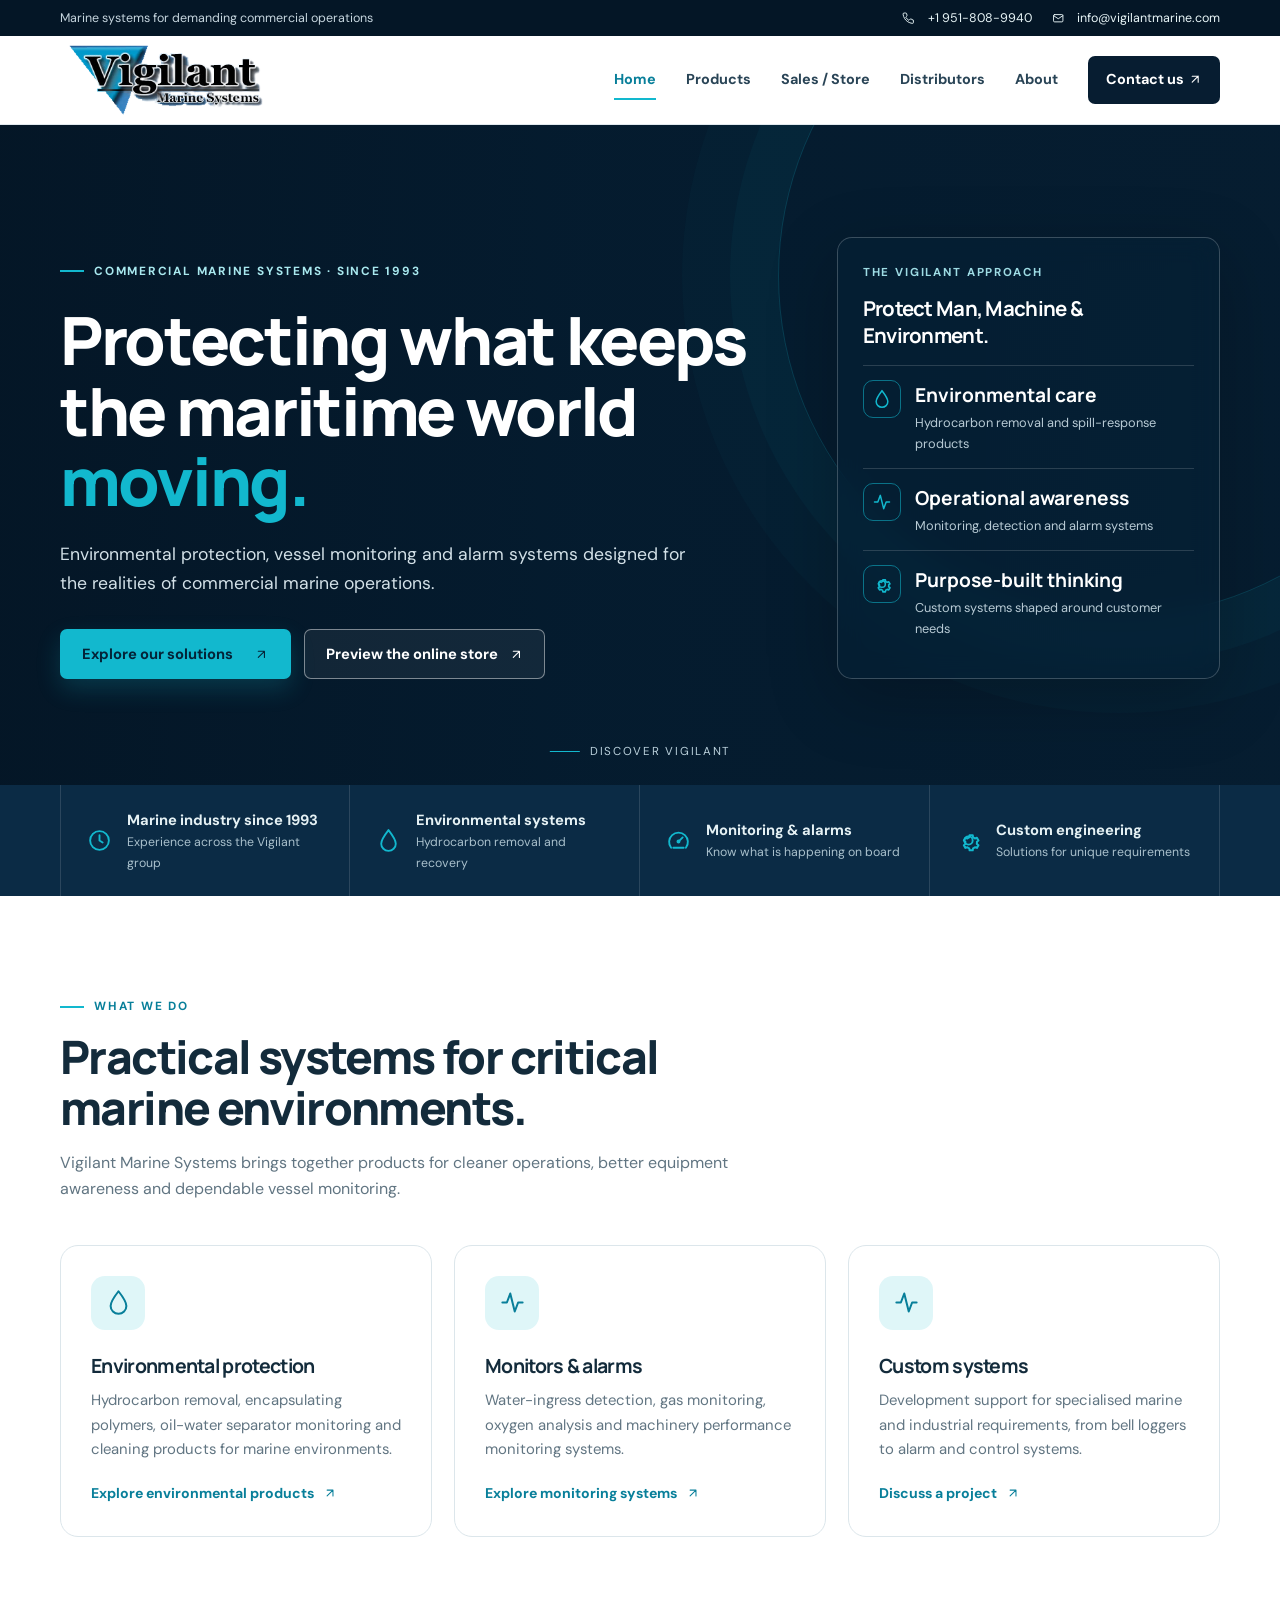
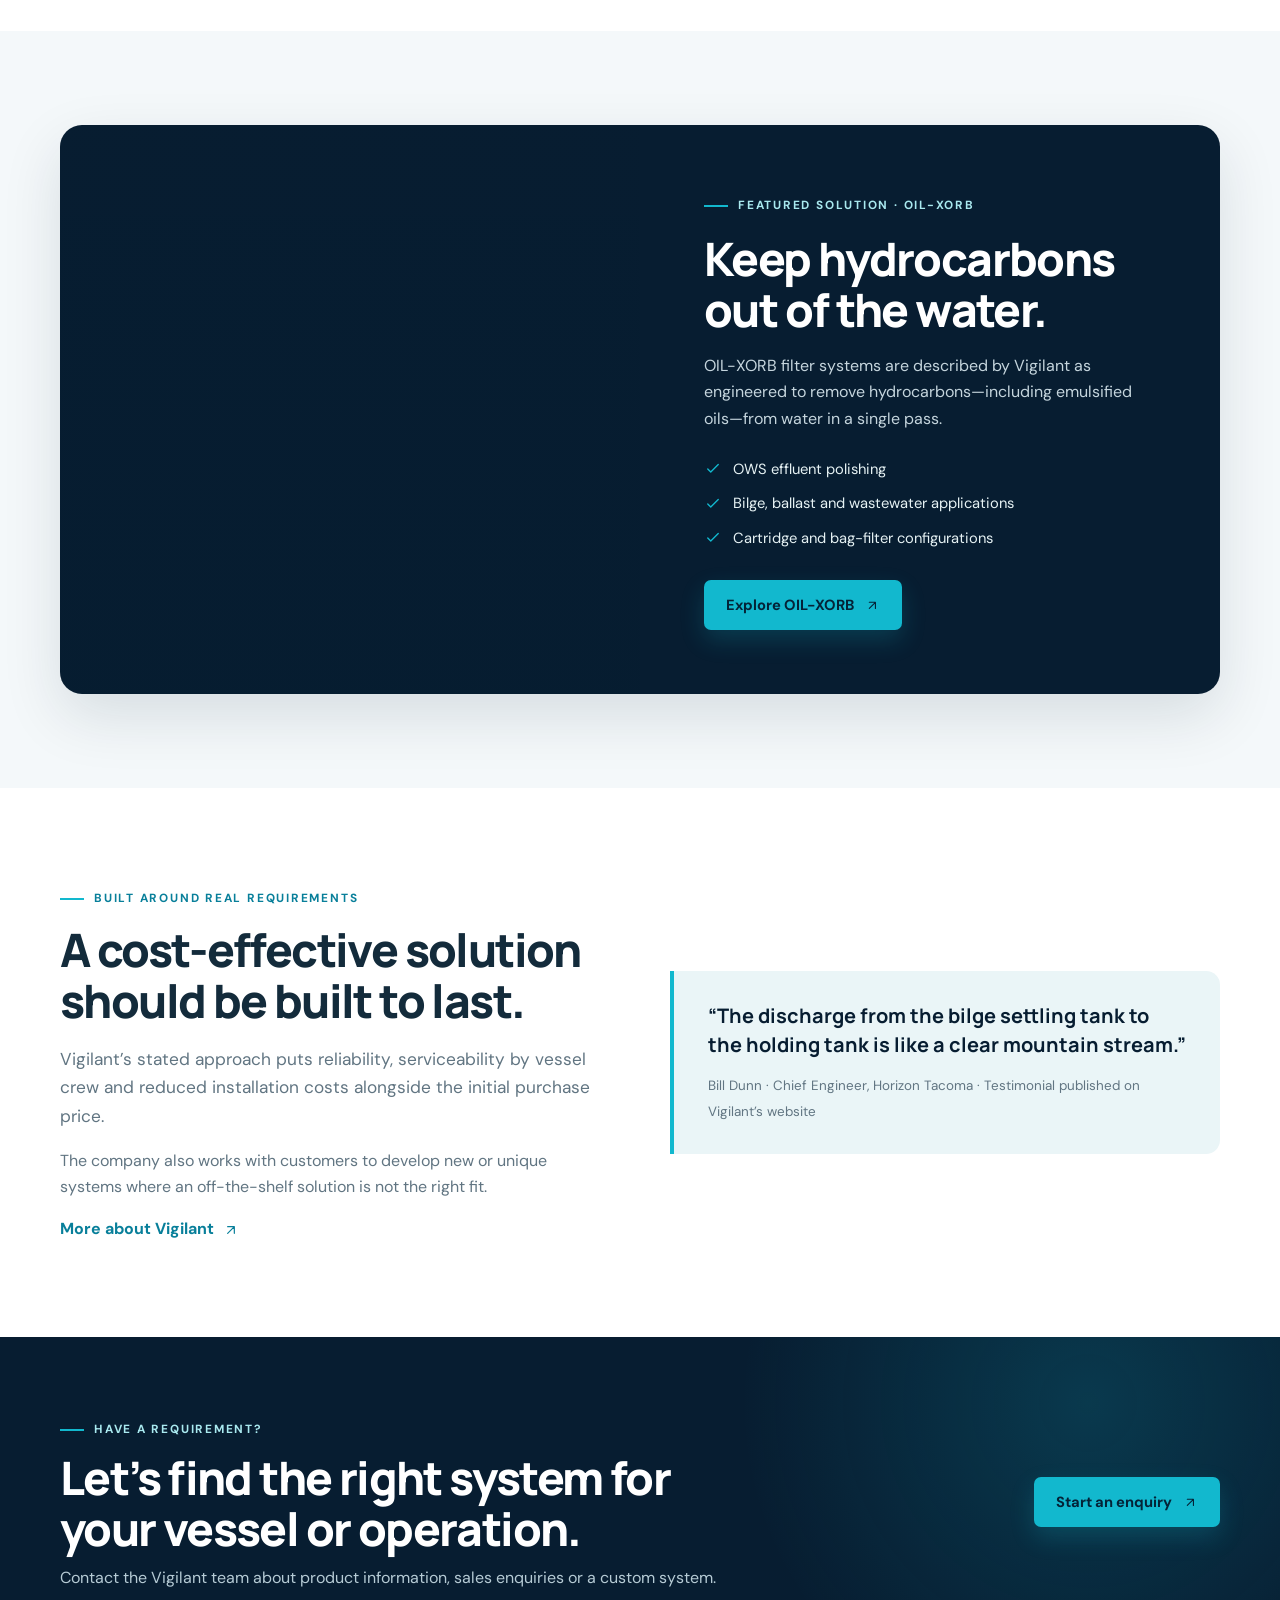
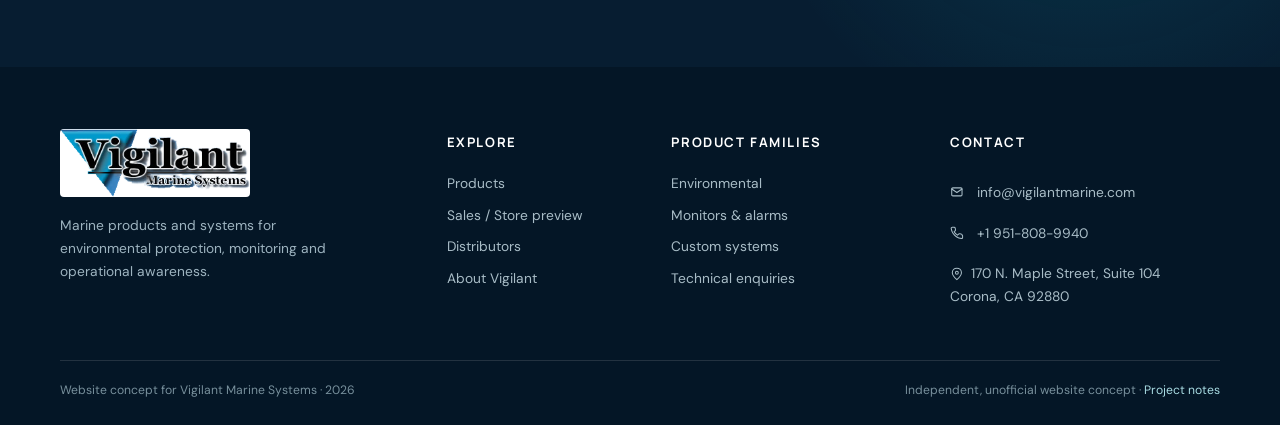
<file: index.html>
<!doctype html>
<html lang="en">
<head>
<meta charset="utf-8"/><meta content="width=device-width, initial-scale=1" name="viewport"/>
<meta content="A concept website redesign for Vigilant Marine Systems, highlighting environmental protection, vessel monitoring and marine engineering solutions." name="description"/>
<title>Vigilant Marine Systems | Protect Man, Machine &amp; Environment</title>
<link href="assets/img/favicon.svg" rel="icon" type="image/svg+xml"/><link href="assets/css/styles.css" rel="stylesheet"/>
</head>
<body>
<svg xmlns="http://www.w3.org/2000/svg" class="svg-sprite" aria-hidden="true" focusable="false">
<symbol id="menu" viewBox="0 0 24 24" fill="none" stroke="currentColor" stroke-width="1.8" stroke-linecap="round" stroke-linejoin="round"><path d="M4 7h16M4 12h16M4 17h16"/></symbol>
<symbol id="close" viewBox="0 0 24 24" fill="none" stroke="currentColor" stroke-width="1.8" stroke-linecap="round" stroke-linejoin="round"><path d="m18 6-12 12M6 6l12 12"/></symbol>
<symbol id="arrow-up-right" viewBox="0 0 24 24" fill="none" stroke="currentColor" stroke-width="1.8" stroke-linecap="round" stroke-linejoin="round"><path d="M7 17 17 7M7 7h10v10"/></symbol>
<symbol id="arrow-right" viewBox="0 0 24 24" fill="none" stroke="currentColor" stroke-width="1.8" stroke-linecap="round" stroke-linejoin="round"><path d="M4 12h15M13 6l6 6-6 6"/></symbol>
<symbol id="phone" viewBox="0 0 24 24" fill="none" stroke="currentColor" stroke-width="1.8" stroke-linecap="round" stroke-linejoin="round"><path d="M22 16.9v3a2 2 0 0 1-2.2 2 19.8 19.8 0 0 1-8.6-3.1 19.4 19.4 0 0 1-6-6A19.8 19.8 0 0 1 2.1 4.2 2 2 0 0 1 4.1 2h3a2 2 0 0 1 2 1.7l.5 2.8a2 2 0 0 1-.6 1.8L7.2 10a16 16 0 0 0 6 6l1.7-1.8a2 2 0 0 1 1.8-.6l2.8.5a2 2 0 0 1 1.7 1.8Z"/></symbol>
<symbol id="mail" viewBox="0 0 24 24" fill="none" stroke="currentColor" stroke-width="1.8" stroke-linecap="round" stroke-linejoin="round"><rect x="3" y="5" width="18" height="14" rx="2"/><path d="m3 7 9 6 9-6"/></symbol>
<symbol id="map-pin" viewBox="0 0 24 24" fill="none" stroke="currentColor" stroke-width="1.8" stroke-linecap="round" stroke-linejoin="round"><path d="M20 10c0 5-8 12-8 12S4 15 4 10a8 8 0 1 1 16 0Z"/><circle cx="12" cy="10" r="2.5"/></symbol>
<symbol id="clock" viewBox="0 0 24 24" fill="none" stroke="currentColor" stroke-width="1.8" stroke-linecap="round" stroke-linejoin="round"><circle cx="12" cy="12" r="9"/><path d="M12 7v5l3 2"/></symbol>
<symbol id="droplet" viewBox="0 0 24 24" fill="none" stroke="currentColor" stroke-width="1.8" stroke-linecap="round" stroke-linejoin="round"><path d="M12 22a7 7 0 0 0 7-7c0-4-7-13-7-13S5 11 5 15a7 7 0 0 0 7 7Z"/></symbol>
<symbol id="activity" viewBox="0 0 24 24" fill="none" stroke="currentColor" stroke-width="1.8" stroke-linecap="round" stroke-linejoin="round"><path d="M3 12h4l3-8 4 16 3-8h4"/></symbol>
<symbol id="settings" viewBox="0 0 24 24" fill="none" stroke="currentColor" stroke-width="1.8" stroke-linecap="round" stroke-linejoin="round"><path d="M12 8a4 4 0 1 0 0 8 4 4 0 0 0 0-8Z"/><path d="m19.4 15 .1.1 1.4 1.1-1.4 2.4-1.7-.6a8 8 0 0 1-1.7 1l-.3 1.8h-2.8l-.3-1.8a8 8 0 0 1-1.7-1l-1.7.6-1.4-2.4 1.4-1.1a8 8 0 0 1 0-2l-1.4-1.1 1.4-2.4 1.7.6a8 8 0 0 1 1.7-1l.3-1.8h2.8l.3 1.8a8 8 0 0 1 1.7 1l1.7-.6 1.4 2.4-1.4 1.1a8 8 0 0 1 0 2Z" transform="translate(-1 -1) scale(1.08)"/></symbol>
<symbol id="filter" viewBox="0 0 24 24" fill="none" stroke="currentColor" stroke-width="1.8" stroke-linecap="round" stroke-linejoin="round"><path d="M4 5h16M7 12h10m-7 7h4"/><circle cx="8" cy="5" r="1.5"/><circle cx="15" cy="12" r="1.5"/><circle cx="12" cy="19" r="1.5"/></symbol>
<symbol id="shield-check" viewBox="0 0 24 24" fill="none" stroke="currentColor" stroke-width="1.8" stroke-linecap="round" stroke-linejoin="round"><path d="M12 22s8-4 8-11V5l-8-3-8 3v6c0 7 8 11 8 11Z"/><path d="m9 12 2 2 4-4"/></symbol>
<symbol id="wrench" viewBox="0 0 24 24" fill="none" stroke="currentColor" stroke-width="1.8" stroke-linecap="round" stroke-linejoin="round"><path d="M14.7 6.3a5 5 0 0 0-6.4 6.4L3 18l3 3 5.3-5.3a5 5 0 0 0 6.4-6.4L14 12l-3-3Z"/><path d="m16 8 3-3"/></symbol>
<symbol id="compass" viewBox="0 0 24 24" fill="none" stroke="currentColor" stroke-width="1.8" stroke-linecap="round" stroke-linejoin="round"><circle cx="12" cy="12" r="9"/><path d="m15.5 8.5-2.2 4.8-4.8 2.2 2.2-4.8 4.8-2.2Z"/></symbol>
<symbol id="waves" viewBox="0 0 24 24" fill="none" stroke="currentColor" stroke-width="1.8" stroke-linecap="round" stroke-linejoin="round"><path d="M2 8c2.5 0 2.5-2 5-2s2.5 2 5 2 2.5-2 5-2 2.5 2 5 2M2 13c2.5 0 2.5-2 5-2s2.5 2 5 2 2.5-2 5-2 2.5 2 5 2M2 18c2.5 0 2.5-2 5-2s2.5 2 5 2 2.5-2 5-2 2.5 2 5 2"/></symbol>
<symbol id="leaf" viewBox="0 0 24 24" fill="none" stroke="currentColor" stroke-width="1.8" stroke-linecap="round" stroke-linejoin="round"><path d="M20 4c-8 0-14 3-14 10a6 6 0 0 0 6 6c7 0 10-6 8-16Z"/><path d="M4 21c3-5 7-8 13-11"/></symbol>
<symbol id="gauge" viewBox="0 0 24 24" fill="none" stroke="currentColor" stroke-width="1.8" stroke-linecap="round" stroke-linejoin="round"><path d="M4.9 19a9 9 0 1 1 14.2 0"/><path d="m12 13 4-4M7 19h10"/><circle cx="12" cy="13" r="1"/></symbol>
<symbol id="clipboard-list" viewBox="0 0 24 24" fill="none" stroke="currentColor" stroke-width="1.8" stroke-linecap="round" stroke-linejoin="round"><rect x="5" y="4" width="14" height="17" rx="2"/><path d="M9 4.5h6a1 1 0 0 0-1-1h-4a1 1 0 0 0-1 1ZM8 10h8M8 14h8M8 18h5"/></symbol>
<symbol id="sparkles" viewBox="0 0 24 24" fill="none" stroke="currentColor" stroke-width="1.8" stroke-linecap="round" stroke-linejoin="round"><path d="m12 3 1.4 5.6L19 10l-5.6 1.4L12 17l-1.4-5.6L5 10l5.6-1.4L12 3Z"/><path d="m19 15 .7 2.3L22 18l-2.3.7L19 21l-.7-2.3L16 18l2.3-.7L19 15ZM5 2l.6 1.8L7.5 4.5l-1.9.7L5 7l-.6-1.8-1.9-.7 1.9-.7L5 2Z"/></symbol>
<symbol id="spray-can" viewBox="0 0 24 24" fill="none" stroke="currentColor" stroke-width="1.8" stroke-linecap="round" stroke-linejoin="round"><path d="M7 7h10l1 14H6L7 7Z"/><path d="M9 7V4h6v3M10 4V2h4v2M17 10h3l2 2"/><path d="M10 12h4"/></symbol>
<symbol id="flask-conical" viewBox="0 0 24 24" fill="none" stroke="currentColor" stroke-width="1.8" stroke-linecap="round" stroke-linejoin="round"><path d="M9 3h6M10 3v6l-5.5 9.2A2 2 0 0 0 6.2 21h11.6a2 2 0 0 0 1.7-2.8L14 9V3"/><path d="M8 15h8"/></symbol>
<symbol id="crosshair" viewBox="0 0 24 24" fill="none" stroke="currentColor" stroke-width="1.8" stroke-linecap="round" stroke-linejoin="round"><circle cx="12" cy="12" r="8"/><circle cx="12" cy="12" r="2"/><path d="M12 2v3M12 19v3M2 12h3M19 12h3"/></symbol>
<symbol id="bell" viewBox="0 0 24 24" fill="none" stroke="currentColor" stroke-width="1.8" stroke-linecap="round" stroke-linejoin="round"><path d="M18 8a6 6 0 0 0-12 0c0 7-3 7-3 9h18c0-2-3-2-3-9M10 21h4"/></symbol>
<symbol id="thermometer" viewBox="0 0 24 24" fill="none" stroke="currentColor" stroke-width="1.8" stroke-linecap="round" stroke-linejoin="round"><path d="M14 14.8V5a3 3 0 0 0-6 0v9.8a5 5 0 1 0 6 0Z"/><path d="M11 11v7"/></symbol>
<symbol id="wind" viewBox="0 0 24 24" fill="none" stroke="currentColor" stroke-width="1.8" stroke-linecap="round" stroke-linejoin="round"><path d="M3 8h12a3 3 0 1 0-3-3M2 12h17a2 2 0 1 1-2 2M4 16h7a3 3 0 1 1-3 3"/></symbol>
<symbol id="users" viewBox="0 0 24 24" fill="none" stroke="currentColor" stroke-width="1.8" stroke-linecap="round" stroke-linejoin="round"><path d="M16 21v-2a4 4 0 0 0-4-4H8a4 4 0 0 0-4 4v2M10 11a4 4 0 1 0 0-8 4 4 0 0 0 0 8ZM20 21v-2a4 4 0 0 0-3-3.9M16 3.1a4 4 0 0 1 0 7.8"/></symbol>
<symbol id="search" viewBox="0 0 24 24" fill="none" stroke="currentColor" stroke-width="1.8" stroke-linecap="round" stroke-linejoin="round"><circle cx="10.8" cy="10.8" r="6.8"/><path d="m16 16 5 5"/></symbol>
<symbol id="shopping-bag" viewBox="0 0 24 24" fill="none" stroke="currentColor" stroke-width="1.8" stroke-linecap="round" stroke-linejoin="round"><path d="M5 8h14l1 13H4L5 8Z"/><path d="M9 8V6a3 3 0 0 1 6 0v2"/></symbol>
<symbol id="plus" viewBox="0 0 24 24" fill="none" stroke="currentColor" stroke-width="1.8" stroke-linecap="round" stroke-linejoin="round"><path d="M12 5v14M5 12h14"/></symbol>
<symbol id="check" viewBox="0 0 24 24" fill="none" stroke="currentColor" stroke-width="1.8" stroke-linecap="round" stroke-linejoin="round"><path d="m5 12 4 4L19 6"/></symbol>
<symbol id="info" viewBox="0 0 24 24" fill="none" stroke="currentColor" stroke-width="1.8" stroke-linecap="round" stroke-linejoin="round"><circle cx="12" cy="12" r="9"/><path d="M12 11v5M12 8h.01"/></symbol>
<symbol id="package" viewBox="0 0 24 24" fill="none" stroke="currentColor" stroke-width="1.8" stroke-linecap="round" stroke-linejoin="round"><path d="m12 3 9 5-9 5-9-5 9-5Z"/><path d="M3 8v9l9 5 9-5V8M12 13v9"/></symbol>
<symbol id="home" viewBox="0 0 24 24" fill="none" stroke="currentColor" stroke-width="1.8" stroke-linecap="round" stroke-linejoin="round"><path d="m3 10 9-7 9 7v10a1 1 0 0 1-1 1h-6v-7h-4v7H4a1 1 0 0 1-1-1V10Z"/></symbol>
</svg>

<div class="topline"><div class="container topline-inner"><div class="topline-left">Marine systems for demanding commercial operations</div><div class="topline-right"><a href="tel:+19518089940"><svg aria-hidden="true" class="icon icon-inline" focusable="false" viewBox="0 0 24 24"><use href="#phone"></use></svg>+1 951-808-9940</a><a href="mailto:info@vigilantmarine.com"><svg aria-hidden="true" class="icon icon-inline" focusable="false" viewBox="0 0 24 24"><use href="#mail"></use></svg>info@vigilantmarine.com</a></div></div></div>
<header class="site-header"><div class="container navbar"><a aria-label="Vigilant Marine Systems home" class="brand" href="index.html"><img alt="Vigilant Marine Systems" src="assets/img/vigilant-logo.png"/></a><button aria-expanded="false" aria-label="Open navigation" class="menu-toggle" type="button"><svg aria-hidden="true" class="icon icon-menu" focusable="false" viewBox="0 0 24 24"><use href="#menu"></use></svg></button><nav aria-label="Main navigation" class="nav-links"><a class="active" href="index.html">Home</a><a href="products.html">Products</a><a href="sales.html">Sales / Store</a><a href="distributors.html">Distributors</a><a href="about.html">About</a><a class="nav-cta" href="contact.html">Contact us <svg aria-hidden="true" class="icon icon-cta-arrow" focusable="false" viewBox="0 0 24 24"><use href="#arrow-up-right"></use></svg></a></nav></div></header>
<main>
<section class="hero"><div class="container hero-inner"><div class="hero-copy"><span class="eyebrow">Commercial marine systems · Since 1993</span><h1>Protecting what keeps the maritime world <span>moving.</span></h1><p>Environmental protection, vessel monitoring and alarm systems designed for the realities of commercial marine operations.</p><div class="hero-actions"><a class="btn btn-primary" href="products.html">Explore our solutions <span></span><svg aria-hidden="true" class="icon icon-cta-arrow" focusable="false" viewBox="0 0 24 24"><use href="#arrow-up-right"></use></svg></a><a class="btn btn-outline" href="sales.html">Preview the online store<svg aria-hidden="true" class="icon icon-cta-arrow" focusable="false" viewBox="0 0 24 24"><use href="#arrow-up-right"></use></svg></a></div></div><aside class="hero-panel"><div class="hero-panel-label">The Vigilant approach</div><h3>Protect Man, Machine &amp; Environment.</h3><div class="hero-panel-row"><div class="hero-mark"><svg aria-hidden="true" class="icon icon-feature" focusable="false" viewBox="0 0 24 24"><use href="#droplet"></use></svg></div><div><strong>Environmental care</strong><span>Hydrocarbon removal and spill-response products</span></div></div><div class="hero-panel-row"><div class="hero-mark"><svg aria-hidden="true" class="icon icon-feature" focusable="false" viewBox="0 0 24 24"><use href="#activity"></use></svg></div><div><strong>Operational awareness</strong><span>Monitoring, detection and alarm systems</span></div></div><div class="hero-panel-row"><div class="hero-mark"><svg aria-hidden="true" class="icon icon-feature" focusable="false" viewBox="0 0 24 24"><use href="#settings"></use></svg></div><div><strong>Purpose-built thinking</strong><span>Custom systems shaped around customer needs</span></div></div></aside></div><div class="hero-scroll">Discover Vigilant</div></section>
<section class="proof-ribbon"><div class="container proof-grid"><div class="proof-item"><div class="proof-icon"><svg aria-hidden="true" class="icon icon-proof" focusable="false" viewBox="0 0 24 24"><use href="#clock"></use></svg></div><div><strong>Marine industry since 1993</strong><span>Experience across the Vigilant group</span></div></div><div class="proof-item"><div class="proof-icon"><svg aria-hidden="true" class="icon icon-proof" focusable="false" viewBox="0 0 24 24"><use href="#droplet"></use></svg></div><div><strong>Environmental systems</strong><span>Hydrocarbon removal and recovery</span></div></div><div class="proof-item"><div class="proof-icon"><svg aria-hidden="true" class="icon icon-proof" focusable="false" viewBox="0 0 24 24"><use href="#gauge"></use></svg></div><div><strong>Monitoring &amp; alarms</strong><span>Know what is happening on board</span></div></div><div class="proof-item"><div class="proof-icon"><svg aria-hidden="true" class="icon icon-proof" focusable="false" viewBox="0 0 24 24"><use href="#settings"></use></svg></div><div><strong>Custom engineering</strong><span>Solutions for unique requirements</span></div></div></div></section>
<section class="section"><div class="container"><div class="section-head reveal"><span class="eyebrow">What we do</span><h2>Practical systems for critical marine environments.</h2><p>Vigilant Marine Systems brings together products for cleaner operations, better equipment awareness and dependable vessel monitoring.</p></div><div class="grid-3"><article class="solution-card reveal"><div class="solution-icon"><svg aria-hidden="true" class="icon icon-card" focusable="false" viewBox="0 0 24 24"><use href="#droplet"></use></svg></div><h3>Environmental protection</h3><p>Hydrocarbon removal, encapsulating polymers, oil-water separator monitoring and cleaning products for marine environments.</p><a class="text-link" href="products.html#environmental">Explore environmental products<svg aria-hidden="true" class="icon icon-link-arrow" focusable="false" viewBox="0 0 24 24"><use href="#arrow-up-right"></use></svg></a></article><article class="solution-card reveal"><div class="solution-icon"><svg aria-hidden="true" class="icon icon-card" focusable="false" viewBox="0 0 24 24"><use href="#activity"></use></svg></div><h3>Monitors &amp; alarms</h3><p>Water-ingress detection, gas monitoring, oxygen analysis and machinery performance monitoring systems.</p><a class="text-link" href="products.html#monitoring">Explore monitoring systems<svg aria-hidden="true" class="icon icon-link-arrow" focusable="false" viewBox="0 0 24 24"><use href="#arrow-up-right"></use></svg></a></article><article class="solution-card reveal"><div class="solution-icon"><svg aria-hidden="true" class="icon icon-card" focusable="false" viewBox="0 0 24 24"><use href="#activity"></use></svg></div><h3>Custom systems</h3><p>Development support for specialised marine and industrial requirements, from bell loggers to alarm and control systems.</p><a class="text-link" href="contact.html">Discuss a project<svg aria-hidden="true" class="icon icon-link-arrow" focusable="false" viewBox="0 0 24 24"><use href="#arrow-up-right"></use></svg></a></article></div></div></section>
<section class="section section--soft"><div class="container"><div class="feature-band reveal"><div aria-label="Oil tanker at sea at dusk" class="feature-image" role="img"></div><div class="feature-copy"><span class="eyebrow">Featured solution · OIL-XORB</span><h2>Keep hydrocarbons out of the water.</h2><p>OIL-XORB filter systems are described by Vigilant as engineered to remove hydrocarbons—including emulsified oils—from water in a single pass.</p><div class="feature-points"><span><b><svg aria-hidden="true" class="icon icon-check" focusable="false" viewBox="0 0 24 24"><use href="#check"></use></svg></b> OWS effluent polishing</span><span><b><svg aria-hidden="true" class="icon icon-check" focusable="false" viewBox="0 0 24 24"><use href="#check"></use></svg></b> Bilge, ballast and wastewater applications</span><span><b><svg aria-hidden="true" class="icon icon-check" focusable="false" viewBox="0 0 24 24"><use href="#check"></use></svg></b> Cartridge and bag-filter configurations</span></div><a class="btn btn-primary" href="products.html#oil-xorb">Explore OIL-XORB<svg aria-hidden="true" class="icon icon-cta-arrow" focusable="false" viewBox="0 0 24 24"><use href="#arrow-up-right"></use></svg></a></div></div></div></section>
<section class="section"><div class="container grid-2" style="align-items:center;gap:60px"><div class="reveal"><span class="eyebrow">Built around real requirements</span><h2 style="margin:15px 0 18px">A cost-effective solution should be built to last.</h2><p class="lead">Vigilant’s stated approach puts reliability, serviceability by vessel crew and reduced installation costs alongside the initial purchase price.</p><p style="color:var(--muted)">The company also works with customers to develop new or unique systems where an off-the-shelf solution is not the right fit.</p><a class="text-link" href="about.html">More about Vigilant<svg aria-hidden="true" class="icon icon-link-arrow" focusable="false" viewBox="0 0 24 24"><use href="#arrow-up-right"></use></svg></a></div><div class="quote-panel reveal"><blockquote>“The discharge from the bilge settling tank to the holding tank is like a clear mountain stream.”</blockquote><cite>Bill Dunn · Chief Engineer, Horizon Tacoma · Testimonial published on Vigilant’s website</cite></div></div></section>
<section class="cta-section"><div class="container cta-inner"><div><span class="eyebrow" style="color:#a9e9ef">Have a requirement?</span><h2>Let’s find the right system for your vessel or operation.</h2><p>Contact the Vigilant team about product information, sales enquiries or a custom system.</p></div><a class="btn btn-primary" href="contact.html">Start an enquiry <svg aria-hidden="true" class="icon icon-cta-arrow" focusable="false" viewBox="0 0 24 24"><use href="#arrow-up-right"></use></svg></a></div></section>
</main>
<footer class="site-footer"><div class="container"><div class="footer-grid"><div class="footer-brand"><img alt="Vigilant Marine Systems" src="assets/img/vigilant-logo.png"/><p>Marine products and systems for environmental protection, monitoring and operational awareness.</p></div><div class="footer-col"><h4>Explore</h4><a href="products.html">Products</a><a href="sales.html">Sales / Store preview</a><a href="distributors.html">Distributors</a><a href="about.html">About Vigilant</a></div><div class="footer-col"><h4>Product families</h4><a href="products.html#environmental">Environmental</a><a href="products.html#monitoring">Monitors &amp; alarms</a><a href="contact.html">Custom systems</a><a href="contact.html">Technical enquiries</a></div><div class="footer-col"><h4>Contact</h4><a href="mailto:info@vigilantmarine.com"><svg aria-hidden="true" class="icon icon-inline" focusable="false" viewBox="0 0 24 24"><use href="#mail"></use></svg>info@vigilantmarine.com</a><a href="tel:+19518089940"><svg aria-hidden="true" class="icon icon-inline" focusable="false" viewBox="0 0 24 24"><use href="#phone"></use></svg>+1 951-808-9940</a><a href="contact.html"><svg aria-hidden="true" class="icon icon-inline" focusable="false" viewBox="0 0 24 24"><use href="#map-pin"></use></svg>170 N. Maple Street, Suite 104<br/>Corona, CA 92880</a></div></div><div class="footer-bottom"><span>Website concept for Vigilant Marine Systems · <span data-year=""></span></span><span>Independent, unofficial website concept · <a href="README.md">Project notes</a></span></div></div></footer>
<script src="assets/js/main.js"></script>
</body></html>
</file>
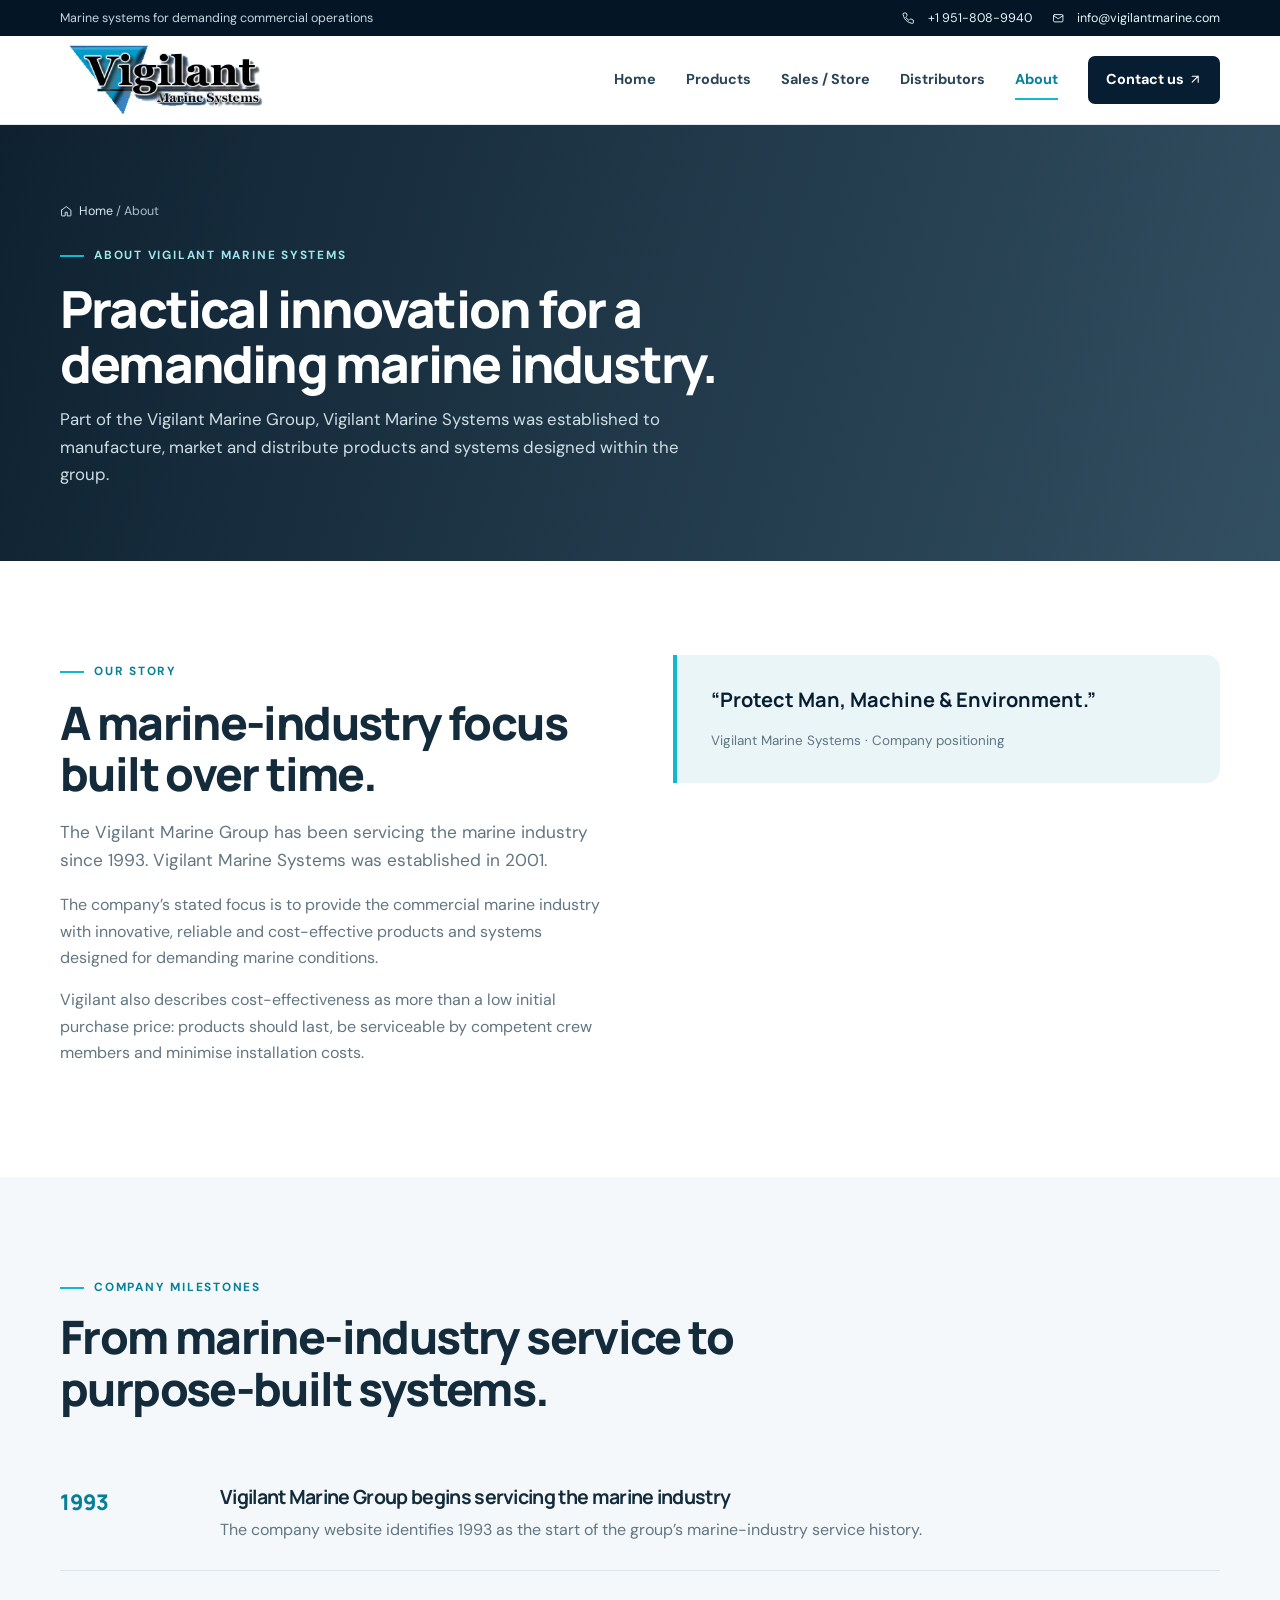
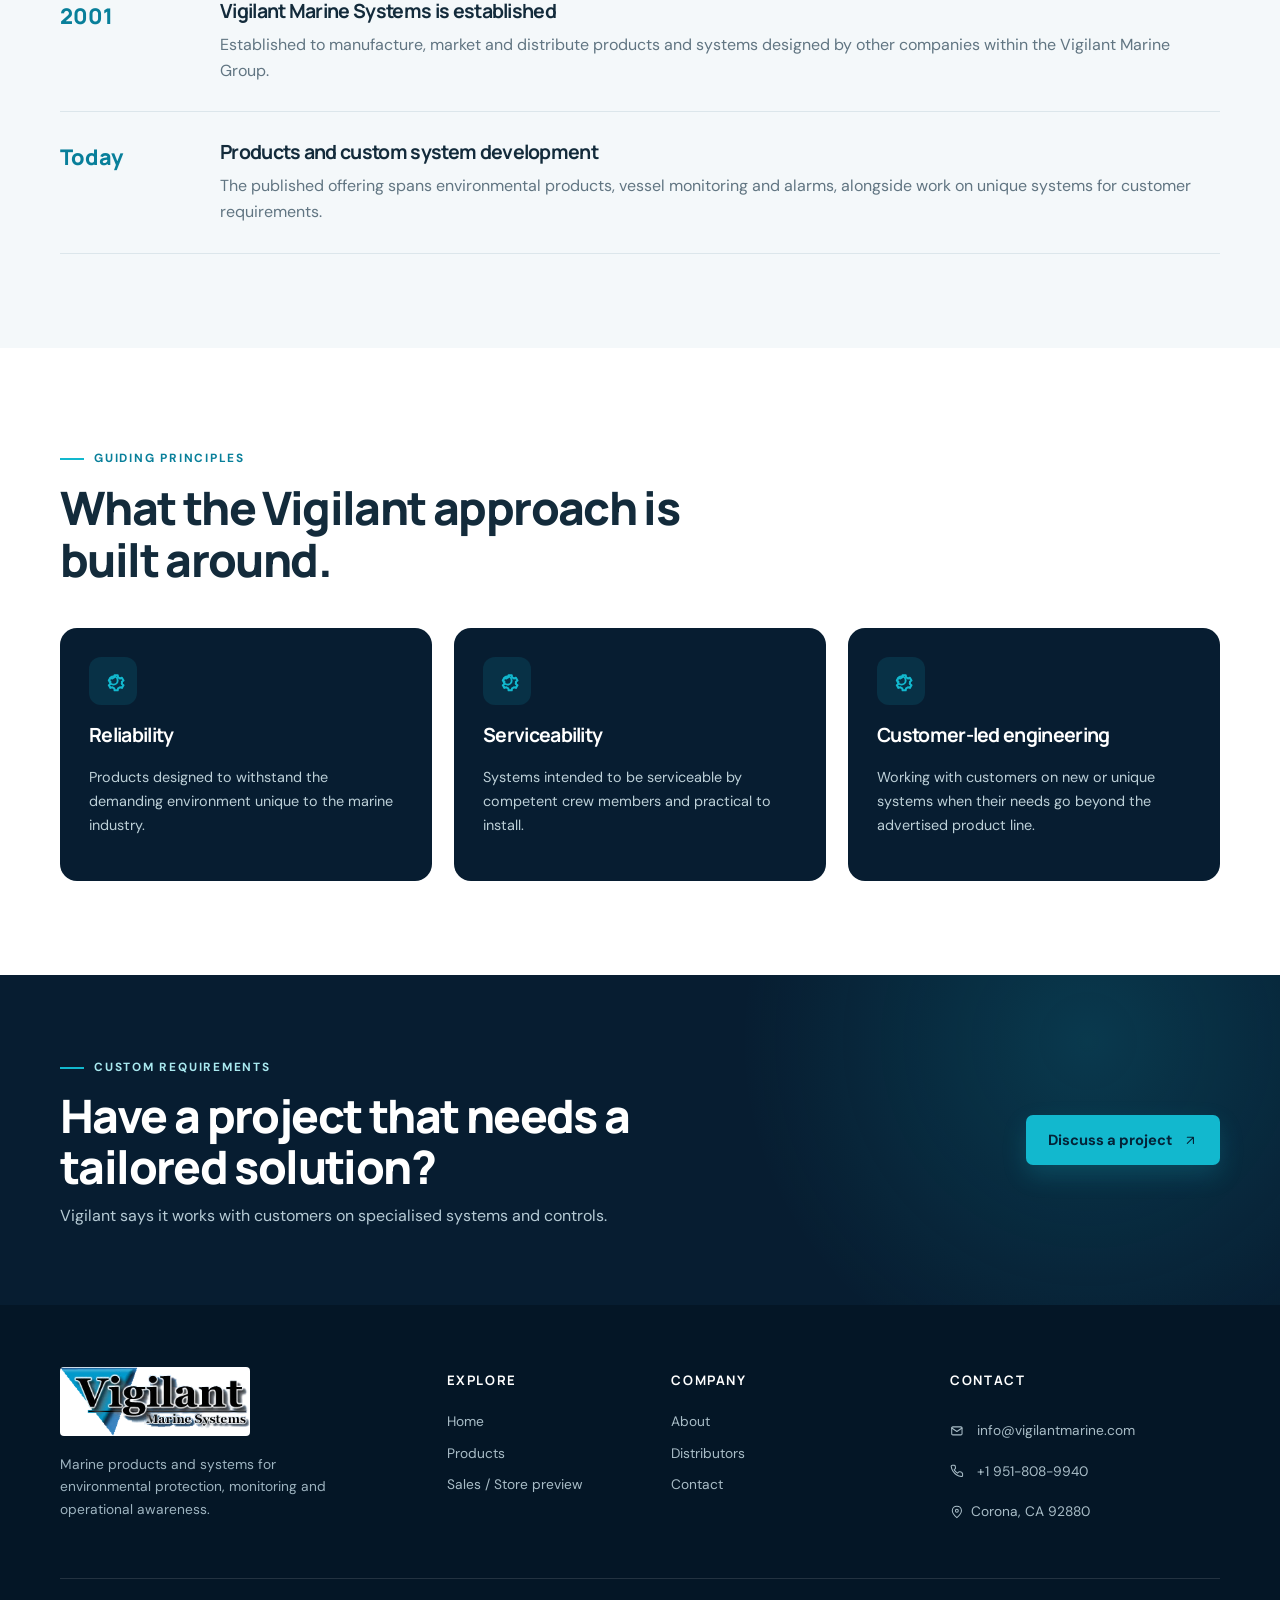
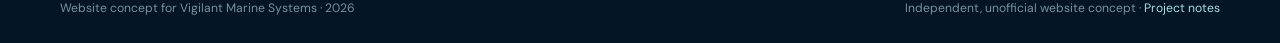
<file: about.html>
<!doctype html>
<html lang="en"><head><meta charset="utf-8"/><meta content="width=device-width,initial-scale=1" name="viewport"/><meta content="Learn about the history and approach of Vigilant Marine Systems." name="description"/><title>About | Vigilant Marine Systems</title><link href="assets/img/favicon.svg" rel="icon" type="image/svg+xml"/><link href="assets/css/styles.css" rel="stylesheet"/></head><body>
<svg xmlns="http://www.w3.org/2000/svg" class="svg-sprite" aria-hidden="true" focusable="false">
<symbol id="menu" viewBox="0 0 24 24" fill="none" stroke="currentColor" stroke-width="1.8" stroke-linecap="round" stroke-linejoin="round"><path d="M4 7h16M4 12h16M4 17h16"/></symbol>
<symbol id="close" viewBox="0 0 24 24" fill="none" stroke="currentColor" stroke-width="1.8" stroke-linecap="round" stroke-linejoin="round"><path d="m18 6-12 12M6 6l12 12"/></symbol>
<symbol id="arrow-up-right" viewBox="0 0 24 24" fill="none" stroke="currentColor" stroke-width="1.8" stroke-linecap="round" stroke-linejoin="round"><path d="M7 17 17 7M7 7h10v10"/></symbol>
<symbol id="arrow-right" viewBox="0 0 24 24" fill="none" stroke="currentColor" stroke-width="1.8" stroke-linecap="round" stroke-linejoin="round"><path d="M4 12h15M13 6l6 6-6 6"/></symbol>
<symbol id="phone" viewBox="0 0 24 24" fill="none" stroke="currentColor" stroke-width="1.8" stroke-linecap="round" stroke-linejoin="round"><path d="M22 16.9v3a2 2 0 0 1-2.2 2 19.8 19.8 0 0 1-8.6-3.1 19.4 19.4 0 0 1-6-6A19.8 19.8 0 0 1 2.1 4.2 2 2 0 0 1 4.1 2h3a2 2 0 0 1 2 1.7l.5 2.8a2 2 0 0 1-.6 1.8L7.2 10a16 16 0 0 0 6 6l1.7-1.8a2 2 0 0 1 1.8-.6l2.8.5a2 2 0 0 1 1.7 1.8Z"/></symbol>
<symbol id="mail" viewBox="0 0 24 24" fill="none" stroke="currentColor" stroke-width="1.8" stroke-linecap="round" stroke-linejoin="round"><rect x="3" y="5" width="18" height="14" rx="2"/><path d="m3 7 9 6 9-6"/></symbol>
<symbol id="map-pin" viewBox="0 0 24 24" fill="none" stroke="currentColor" stroke-width="1.8" stroke-linecap="round" stroke-linejoin="round"><path d="M20 10c0 5-8 12-8 12S4 15 4 10a8 8 0 1 1 16 0Z"/><circle cx="12" cy="10" r="2.5"/></symbol>
<symbol id="clock" viewBox="0 0 24 24" fill="none" stroke="currentColor" stroke-width="1.8" stroke-linecap="round" stroke-linejoin="round"><circle cx="12" cy="12" r="9"/><path d="M12 7v5l3 2"/></symbol>
<symbol id="droplet" viewBox="0 0 24 24" fill="none" stroke="currentColor" stroke-width="1.8" stroke-linecap="round" stroke-linejoin="round"><path d="M12 22a7 7 0 0 0 7-7c0-4-7-13-7-13S5 11 5 15a7 7 0 0 0 7 7Z"/></symbol>
<symbol id="activity" viewBox="0 0 24 24" fill="none" stroke="currentColor" stroke-width="1.8" stroke-linecap="round" stroke-linejoin="round"><path d="M3 12h4l3-8 4 16 3-8h4"/></symbol>
<symbol id="settings" viewBox="0 0 24 24" fill="none" stroke="currentColor" stroke-width="1.8" stroke-linecap="round" stroke-linejoin="round"><path d="M12 8a4 4 0 1 0 0 8 4 4 0 0 0 0-8Z"/><path d="m19.4 15 .1.1 1.4 1.1-1.4 2.4-1.7-.6a8 8 0 0 1-1.7 1l-.3 1.8h-2.8l-.3-1.8a8 8 0 0 1-1.7-1l-1.7.6-1.4-2.4 1.4-1.1a8 8 0 0 1 0-2l-1.4-1.1 1.4-2.4 1.7.6a8 8 0 0 1 1.7-1l.3-1.8h2.8l.3 1.8a8 8 0 0 1 1.7 1l1.7-.6 1.4 2.4-1.4 1.1a8 8 0 0 1 0 2Z" transform="translate(-1 -1) scale(1.08)"/></symbol>
<symbol id="filter" viewBox="0 0 24 24" fill="none" stroke="currentColor" stroke-width="1.8" stroke-linecap="round" stroke-linejoin="round"><path d="M4 5h16M7 12h10m-7 7h4"/><circle cx="8" cy="5" r="1.5"/><circle cx="15" cy="12" r="1.5"/><circle cx="12" cy="19" r="1.5"/></symbol>
<symbol id="shield-check" viewBox="0 0 24 24" fill="none" stroke="currentColor" stroke-width="1.8" stroke-linecap="round" stroke-linejoin="round"><path d="M12 22s8-4 8-11V5l-8-3-8 3v6c0 7 8 11 8 11Z"/><path d="m9 12 2 2 4-4"/></symbol>
<symbol id="wrench" viewBox="0 0 24 24" fill="none" stroke="currentColor" stroke-width="1.8" stroke-linecap="round" stroke-linejoin="round"><path d="M14.7 6.3a5 5 0 0 0-6.4 6.4L3 18l3 3 5.3-5.3a5 5 0 0 0 6.4-6.4L14 12l-3-3Z"/><path d="m16 8 3-3"/></symbol>
<symbol id="compass" viewBox="0 0 24 24" fill="none" stroke="currentColor" stroke-width="1.8" stroke-linecap="round" stroke-linejoin="round"><circle cx="12" cy="12" r="9"/><path d="m15.5 8.5-2.2 4.8-4.8 2.2 2.2-4.8 4.8-2.2Z"/></symbol>
<symbol id="waves" viewBox="0 0 24 24" fill="none" stroke="currentColor" stroke-width="1.8" stroke-linecap="round" stroke-linejoin="round"><path d="M2 8c2.5 0 2.5-2 5-2s2.5 2 5 2 2.5-2 5-2 2.5 2 5 2M2 13c2.5 0 2.5-2 5-2s2.5 2 5 2 2.5-2 5-2 2.5 2 5 2M2 18c2.5 0 2.5-2 5-2s2.5 2 5 2 2.5-2 5-2 2.5 2 5 2"/></symbol>
<symbol id="leaf" viewBox="0 0 24 24" fill="none" stroke="currentColor" stroke-width="1.8" stroke-linecap="round" stroke-linejoin="round"><path d="M20 4c-8 0-14 3-14 10a6 6 0 0 0 6 6c7 0 10-6 8-16Z"/><path d="M4 21c3-5 7-8 13-11"/></symbol>
<symbol id="gauge" viewBox="0 0 24 24" fill="none" stroke="currentColor" stroke-width="1.8" stroke-linecap="round" stroke-linejoin="round"><path d="M4.9 19a9 9 0 1 1 14.2 0"/><path d="m12 13 4-4M7 19h10"/><circle cx="12" cy="13" r="1"/></symbol>
<symbol id="clipboard-list" viewBox="0 0 24 24" fill="none" stroke="currentColor" stroke-width="1.8" stroke-linecap="round" stroke-linejoin="round"><rect x="5" y="4" width="14" height="17" rx="2"/><path d="M9 4.5h6a1 1 0 0 0-1-1h-4a1 1 0 0 0-1 1ZM8 10h8M8 14h8M8 18h5"/></symbol>
<symbol id="sparkles" viewBox="0 0 24 24" fill="none" stroke="currentColor" stroke-width="1.8" stroke-linecap="round" stroke-linejoin="round"><path d="m12 3 1.4 5.6L19 10l-5.6 1.4L12 17l-1.4-5.6L5 10l5.6-1.4L12 3Z"/><path d="m19 15 .7 2.3L22 18l-2.3.7L19 21l-.7-2.3L16 18l2.3-.7L19 15ZM5 2l.6 1.8L7.5 4.5l-1.9.7L5 7l-.6-1.8-1.9-.7 1.9-.7L5 2Z"/></symbol>
<symbol id="spray-can" viewBox="0 0 24 24" fill="none" stroke="currentColor" stroke-width="1.8" stroke-linecap="round" stroke-linejoin="round"><path d="M7 7h10l1 14H6L7 7Z"/><path d="M9 7V4h6v3M10 4V2h4v2M17 10h3l2 2"/><path d="M10 12h4"/></symbol>
<symbol id="flask-conical" viewBox="0 0 24 24" fill="none" stroke="currentColor" stroke-width="1.8" stroke-linecap="round" stroke-linejoin="round"><path d="M9 3h6M10 3v6l-5.5 9.2A2 2 0 0 0 6.2 21h11.6a2 2 0 0 0 1.7-2.8L14 9V3"/><path d="M8 15h8"/></symbol>
<symbol id="crosshair" viewBox="0 0 24 24" fill="none" stroke="currentColor" stroke-width="1.8" stroke-linecap="round" stroke-linejoin="round"><circle cx="12" cy="12" r="8"/><circle cx="12" cy="12" r="2"/><path d="M12 2v3M12 19v3M2 12h3M19 12h3"/></symbol>
<symbol id="bell" viewBox="0 0 24 24" fill="none" stroke="currentColor" stroke-width="1.8" stroke-linecap="round" stroke-linejoin="round"><path d="M18 8a6 6 0 0 0-12 0c0 7-3 7-3 9h18c0-2-3-2-3-9M10 21h4"/></symbol>
<symbol id="thermometer" viewBox="0 0 24 24" fill="none" stroke="currentColor" stroke-width="1.8" stroke-linecap="round" stroke-linejoin="round"><path d="M14 14.8V5a3 3 0 0 0-6 0v9.8a5 5 0 1 0 6 0Z"/><path d="M11 11v7"/></symbol>
<symbol id="wind" viewBox="0 0 24 24" fill="none" stroke="currentColor" stroke-width="1.8" stroke-linecap="round" stroke-linejoin="round"><path d="M3 8h12a3 3 0 1 0-3-3M2 12h17a2 2 0 1 1-2 2M4 16h7a3 3 0 1 1-3 3"/></symbol>
<symbol id="users" viewBox="0 0 24 24" fill="none" stroke="currentColor" stroke-width="1.8" stroke-linecap="round" stroke-linejoin="round"><path d="M16 21v-2a4 4 0 0 0-4-4H8a4 4 0 0 0-4 4v2M10 11a4 4 0 1 0 0-8 4 4 0 0 0 0 8ZM20 21v-2a4 4 0 0 0-3-3.9M16 3.1a4 4 0 0 1 0 7.8"/></symbol>
<symbol id="search" viewBox="0 0 24 24" fill="none" stroke="currentColor" stroke-width="1.8" stroke-linecap="round" stroke-linejoin="round"><circle cx="10.8" cy="10.8" r="6.8"/><path d="m16 16 5 5"/></symbol>
<symbol id="shopping-bag" viewBox="0 0 24 24" fill="none" stroke="currentColor" stroke-width="1.8" stroke-linecap="round" stroke-linejoin="round"><path d="M5 8h14l1 13H4L5 8Z"/><path d="M9 8V6a3 3 0 0 1 6 0v2"/></symbol>
<symbol id="plus" viewBox="0 0 24 24" fill="none" stroke="currentColor" stroke-width="1.8" stroke-linecap="round" stroke-linejoin="round"><path d="M12 5v14M5 12h14"/></symbol>
<symbol id="check" viewBox="0 0 24 24" fill="none" stroke="currentColor" stroke-width="1.8" stroke-linecap="round" stroke-linejoin="round"><path d="m5 12 4 4L19 6"/></symbol>
<symbol id="info" viewBox="0 0 24 24" fill="none" stroke="currentColor" stroke-width="1.8" stroke-linecap="round" stroke-linejoin="round"><circle cx="12" cy="12" r="9"/><path d="M12 11v5M12 8h.01"/></symbol>
<symbol id="package" viewBox="0 0 24 24" fill="none" stroke="currentColor" stroke-width="1.8" stroke-linecap="round" stroke-linejoin="round"><path d="m12 3 9 5-9 5-9-5 9-5Z"/><path d="M3 8v9l9 5 9-5V8M12 13v9"/></symbol>
<symbol id="home" viewBox="0 0 24 24" fill="none" stroke="currentColor" stroke-width="1.8" stroke-linecap="round" stroke-linejoin="round"><path d="m3 10 9-7 9 7v10a1 1 0 0 1-1 1h-6v-7h-4v7H4a1 1 0 0 1-1-1V10Z"/></symbol>
</svg>

<div class="topline"><div class="container topline-inner"><div class="topline-left">Marine systems for demanding commercial operations</div><div class="topline-right"><a href="tel:+19518089940"><svg aria-hidden="true" class="icon icon-inline" focusable="false" viewBox="0 0 24 24"><use href="#phone"></use></svg>+1 951-808-9940</a><a href="mailto:info@vigilantmarine.com"><svg aria-hidden="true" class="icon icon-inline" focusable="false" viewBox="0 0 24 24"><use href="#mail"></use></svg>info@vigilantmarine.com</a></div></div></div>
<header class="site-header"><div class="container navbar"><a class="brand" href="index.html"><img alt="Vigilant Marine Systems" src="assets/img/vigilant-logo.png"/></a><button aria-expanded="false" aria-label="Open navigation" class="menu-toggle" type="button"><svg aria-hidden="true" class="icon icon-menu" focusable="false" viewBox="0 0 24 24"><use href="#menu"></use></svg></button><nav class="nav-links"><a href="index.html">Home</a><a href="products.html">Products</a><a href="sales.html">Sales / Store</a><a href="distributors.html">Distributors</a><a class="active" href="about.html">About</a><a class="nav-cta" href="contact.html">Contact us <svg aria-hidden="true" class="icon icon-cta-arrow" focusable="false" viewBox="0 0 24 24"><use href="#arrow-up-right"></use></svg></a></nav></div></header>
<main><section class="page-hero"><div class="container"><div class="breadcrumb"><a href="index.html"><svg aria-hidden="true" class="icon icon-inline" focusable="false" viewBox="0 0 24 24"><use href="#home"></use></svg>Home</a> / About</div><span class="eyebrow">About Vigilant Marine Systems</span><h1>Practical innovation for a demanding marine industry.</h1><p>Part of the Vigilant Marine Group, Vigilant Marine Systems was established to manufacture, market and distribute products and systems designed within the group.</p></div></section>
<section class="section"><div class="container grid-2" style="align-items:start;gap:65px"><div><span class="eyebrow">Our story</span><h2 style="margin:15px 0 18px">A marine-industry focus built over time.</h2><p class="lead">The Vigilant Marine Group has been servicing the marine industry since 1993. Vigilant Marine Systems was established in 2001.</p><p style="color:var(--muted)">The company’s stated focus is to provide the commercial marine industry with innovative, reliable and cost-effective products and systems designed for demanding marine conditions.</p><p style="color:var(--muted)">Vigilant also describes cost-effectiveness as more than a low initial purchase price: products should last, be serviceable by competent crew members and minimise installation costs.</p></div><div class="quote-panel"><blockquote>“Protect Man, Machine &amp; Environment.”</blockquote><cite>Vigilant Marine Systems · Company positioning</cite></div></div></section>
<section class="section section--soft"><div class="container"><div class="section-head"><span class="eyebrow">Company milestones</span><h2>From marine-industry service to purpose-built systems.</h2></div><div class="history-row reveal"><div class="history-year">1993</div><div><h3>Vigilant Marine Group begins servicing the marine industry</h3><p>The company website identifies 1993 as the start of the group’s marine-industry service history.</p></div></div><div class="history-row reveal"><div class="history-year">2001</div><div><h3>Vigilant Marine Systems is established</h3><p>Established to manufacture, market and distribute products and systems designed by other companies within the Vigilant Marine Group.</p></div></div><div class="history-row reveal"><div class="history-year">Today</div><div><h3>Products and custom system development</h3><p>The published offering spans environmental products, vessel monitoring and alarms, alongside work on unique systems for customer requirements.</p></div></div></div></section>
<section class="section"><div class="container"><div class="section-head"><span class="eyebrow">Guiding principles</span><h2>What the Vigilant approach is built around.</h2></div><div class="grid-3"><article class="principle reveal"><div class="product-symbol"><svg aria-hidden="true" class="icon icon-product" focusable="false" viewBox="0 0 24 24"><use href="#settings"></use></svg></div><h3>Reliability</h3><p>Products designed to withstand the demanding environment unique to the marine industry.</p></article><article class="principle reveal"><div class="product-symbol"><svg aria-hidden="true" class="icon icon-product" focusable="false" viewBox="0 0 24 24"><use href="#settings"></use></svg></div><h3>Serviceability</h3><p>Systems intended to be serviceable by competent crew members and practical to install.</p></article><article class="principle reveal"><div class="product-symbol"><svg aria-hidden="true" class="icon icon-product" focusable="false" viewBox="0 0 24 24"><use href="#settings"></use></svg></div><h3>Customer-led engineering</h3><p>Working with customers on new or unique systems when their needs go beyond the advertised product line.</p></article></div></div></section>
<section class="cta-section"><div class="container cta-inner"><div><span class="eyebrow" style="color:#a9e9ef">Custom requirements</span><h2>Have a project that needs a tailored solution?</h2><p>Vigilant says it works with customers on specialised systems and controls.</p></div><a class="btn btn-primary" href="contact.html">Discuss a project <svg aria-hidden="true" class="icon icon-cta-arrow" focusable="false" viewBox="0 0 24 24"><use href="#arrow-up-right"></use></svg></a></div></section></main>
<footer class="site-footer"><div class="container"><div class="footer-grid"><div class="footer-brand"><img alt="Vigilant Marine Systems" src="assets/img/vigilant-logo.png"/><p>Marine products and systems for environmental protection, monitoring and operational awareness.</p></div><div class="footer-col"><h4>Explore</h4><a href="index.html">Home</a><a href="products.html">Products</a><a href="sales.html">Sales / Store preview</a></div><div class="footer-col"><h4>Company</h4><a href="about.html">About</a><a href="distributors.html">Distributors</a><a href="contact.html">Contact</a></div><div class="footer-col"><h4>Contact</h4><a href="mailto:info@vigilantmarine.com"><svg aria-hidden="true" class="icon icon-inline" focusable="false" viewBox="0 0 24 24"><use href="#mail"></use></svg>info@vigilantmarine.com</a><a href="tel:+19518089940"><svg aria-hidden="true" class="icon icon-inline" focusable="false" viewBox="0 0 24 24"><use href="#phone"></use></svg>+1 951-808-9940</a><a href="contact.html"><svg aria-hidden="true" class="icon icon-inline" focusable="false" viewBox="0 0 24 24"><use href="#map-pin"></use></svg>Corona, CA 92880</a></div></div><div class="footer-bottom"><span>Website concept for Vigilant Marine Systems · <span data-year=""></span></span><span>Independent, unofficial website concept · <a href="README.md">Project notes</a></span></div></div></footer><script src="assets/js/main.js"></script></body></html>
</file>
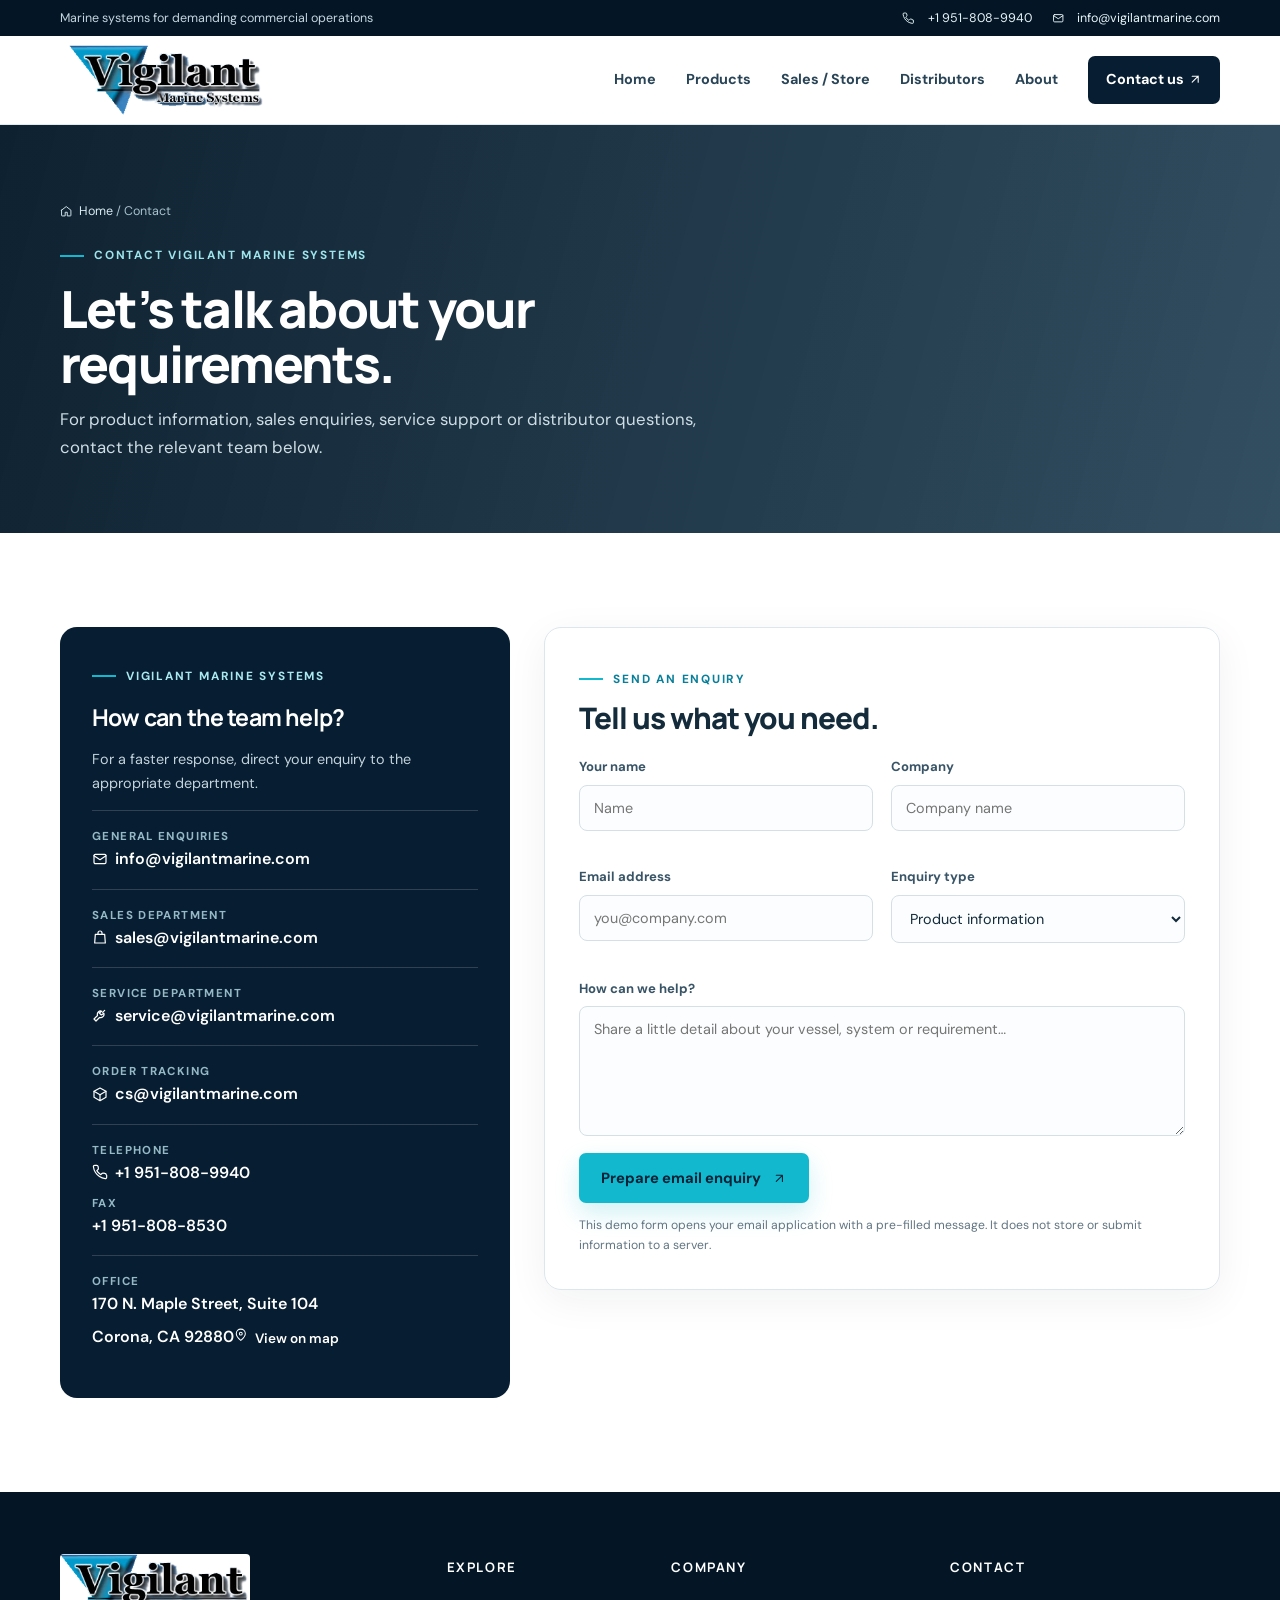
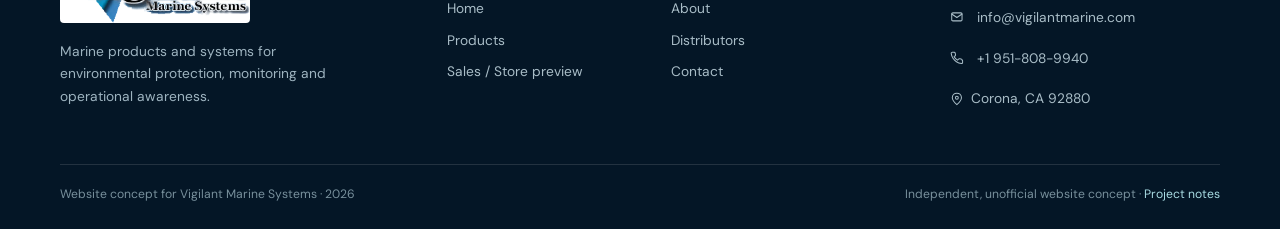
<file: contact.html>
<!doctype html>
<html lang="en"><head><meta charset="utf-8"/><meta content="width=device-width,initial-scale=1" name="viewport"/><meta content="Contact Vigilant Marine Systems for sales, service, product information and representative enquiries." name="description"/><title>Contact | Vigilant Marine Systems</title><link href="assets/img/favicon.svg" rel="icon" type="image/svg+xml"/><link href="assets/css/styles.css" rel="stylesheet"/></head><body>
<svg xmlns="http://www.w3.org/2000/svg" class="svg-sprite" aria-hidden="true" focusable="false">
<symbol id="menu" viewBox="0 0 24 24" fill="none" stroke="currentColor" stroke-width="1.8" stroke-linecap="round" stroke-linejoin="round"><path d="M4 7h16M4 12h16M4 17h16"/></symbol>
<symbol id="close" viewBox="0 0 24 24" fill="none" stroke="currentColor" stroke-width="1.8" stroke-linecap="round" stroke-linejoin="round"><path d="m18 6-12 12M6 6l12 12"/></symbol>
<symbol id="arrow-up-right" viewBox="0 0 24 24" fill="none" stroke="currentColor" stroke-width="1.8" stroke-linecap="round" stroke-linejoin="round"><path d="M7 17 17 7M7 7h10v10"/></symbol>
<symbol id="arrow-right" viewBox="0 0 24 24" fill="none" stroke="currentColor" stroke-width="1.8" stroke-linecap="round" stroke-linejoin="round"><path d="M4 12h15M13 6l6 6-6 6"/></symbol>
<symbol id="phone" viewBox="0 0 24 24" fill="none" stroke="currentColor" stroke-width="1.8" stroke-linecap="round" stroke-linejoin="round"><path d="M22 16.9v3a2 2 0 0 1-2.2 2 19.8 19.8 0 0 1-8.6-3.1 19.4 19.4 0 0 1-6-6A19.8 19.8 0 0 1 2.1 4.2 2 2 0 0 1 4.1 2h3a2 2 0 0 1 2 1.7l.5 2.8a2 2 0 0 1-.6 1.8L7.2 10a16 16 0 0 0 6 6l1.7-1.8a2 2 0 0 1 1.8-.6l2.8.5a2 2 0 0 1 1.7 1.8Z"/></symbol>
<symbol id="mail" viewBox="0 0 24 24" fill="none" stroke="currentColor" stroke-width="1.8" stroke-linecap="round" stroke-linejoin="round"><rect x="3" y="5" width="18" height="14" rx="2"/><path d="m3 7 9 6 9-6"/></symbol>
<symbol id="map-pin" viewBox="0 0 24 24" fill="none" stroke="currentColor" stroke-width="1.8" stroke-linecap="round" stroke-linejoin="round"><path d="M20 10c0 5-8 12-8 12S4 15 4 10a8 8 0 1 1 16 0Z"/><circle cx="12" cy="10" r="2.5"/></symbol>
<symbol id="clock" viewBox="0 0 24 24" fill="none" stroke="currentColor" stroke-width="1.8" stroke-linecap="round" stroke-linejoin="round"><circle cx="12" cy="12" r="9"/><path d="M12 7v5l3 2"/></symbol>
<symbol id="droplet" viewBox="0 0 24 24" fill="none" stroke="currentColor" stroke-width="1.8" stroke-linecap="round" stroke-linejoin="round"><path d="M12 22a7 7 0 0 0 7-7c0-4-7-13-7-13S5 11 5 15a7 7 0 0 0 7 7Z"/></symbol>
<symbol id="activity" viewBox="0 0 24 24" fill="none" stroke="currentColor" stroke-width="1.8" stroke-linecap="round" stroke-linejoin="round"><path d="M3 12h4l3-8 4 16 3-8h4"/></symbol>
<symbol id="settings" viewBox="0 0 24 24" fill="none" stroke="currentColor" stroke-width="1.8" stroke-linecap="round" stroke-linejoin="round"><path d="M12 8a4 4 0 1 0 0 8 4 4 0 0 0 0-8Z"/><path d="m19.4 15 .1.1 1.4 1.1-1.4 2.4-1.7-.6a8 8 0 0 1-1.7 1l-.3 1.8h-2.8l-.3-1.8a8 8 0 0 1-1.7-1l-1.7.6-1.4-2.4 1.4-1.1a8 8 0 0 1 0-2l-1.4-1.1 1.4-2.4 1.7.6a8 8 0 0 1 1.7-1l.3-1.8h2.8l.3 1.8a8 8 0 0 1 1.7 1l1.7-.6 1.4 2.4-1.4 1.1a8 8 0 0 1 0 2Z" transform="translate(-1 -1) scale(1.08)"/></symbol>
<symbol id="filter" viewBox="0 0 24 24" fill="none" stroke="currentColor" stroke-width="1.8" stroke-linecap="round" stroke-linejoin="round"><path d="M4 5h16M7 12h10m-7 7h4"/><circle cx="8" cy="5" r="1.5"/><circle cx="15" cy="12" r="1.5"/><circle cx="12" cy="19" r="1.5"/></symbol>
<symbol id="shield-check" viewBox="0 0 24 24" fill="none" stroke="currentColor" stroke-width="1.8" stroke-linecap="round" stroke-linejoin="round"><path d="M12 22s8-4 8-11V5l-8-3-8 3v6c0 7 8 11 8 11Z"/><path d="m9 12 2 2 4-4"/></symbol>
<symbol id="wrench" viewBox="0 0 24 24" fill="none" stroke="currentColor" stroke-width="1.8" stroke-linecap="round" stroke-linejoin="round"><path d="M14.7 6.3a5 5 0 0 0-6.4 6.4L3 18l3 3 5.3-5.3a5 5 0 0 0 6.4-6.4L14 12l-3-3Z"/><path d="m16 8 3-3"/></symbol>
<symbol id="compass" viewBox="0 0 24 24" fill="none" stroke="currentColor" stroke-width="1.8" stroke-linecap="round" stroke-linejoin="round"><circle cx="12" cy="12" r="9"/><path d="m15.5 8.5-2.2 4.8-4.8 2.2 2.2-4.8 4.8-2.2Z"/></symbol>
<symbol id="waves" viewBox="0 0 24 24" fill="none" stroke="currentColor" stroke-width="1.8" stroke-linecap="round" stroke-linejoin="round"><path d="M2 8c2.5 0 2.5-2 5-2s2.5 2 5 2 2.5-2 5-2 2.5 2 5 2M2 13c2.5 0 2.5-2 5-2s2.5 2 5 2 2.5-2 5-2 2.5 2 5 2M2 18c2.5 0 2.5-2 5-2s2.5 2 5 2 2.5-2 5-2 2.5 2 5 2"/></symbol>
<symbol id="leaf" viewBox="0 0 24 24" fill="none" stroke="currentColor" stroke-width="1.8" stroke-linecap="round" stroke-linejoin="round"><path d="M20 4c-8 0-14 3-14 10a6 6 0 0 0 6 6c7 0 10-6 8-16Z"/><path d="M4 21c3-5 7-8 13-11"/></symbol>
<symbol id="gauge" viewBox="0 0 24 24" fill="none" stroke="currentColor" stroke-width="1.8" stroke-linecap="round" stroke-linejoin="round"><path d="M4.9 19a9 9 0 1 1 14.2 0"/><path d="m12 13 4-4M7 19h10"/><circle cx="12" cy="13" r="1"/></symbol>
<symbol id="clipboard-list" viewBox="0 0 24 24" fill="none" stroke="currentColor" stroke-width="1.8" stroke-linecap="round" stroke-linejoin="round"><rect x="5" y="4" width="14" height="17" rx="2"/><path d="M9 4.5h6a1 1 0 0 0-1-1h-4a1 1 0 0 0-1 1ZM8 10h8M8 14h8M8 18h5"/></symbol>
<symbol id="sparkles" viewBox="0 0 24 24" fill="none" stroke="currentColor" stroke-width="1.8" stroke-linecap="round" stroke-linejoin="round"><path d="m12 3 1.4 5.6L19 10l-5.6 1.4L12 17l-1.4-5.6L5 10l5.6-1.4L12 3Z"/><path d="m19 15 .7 2.3L22 18l-2.3.7L19 21l-.7-2.3L16 18l2.3-.7L19 15ZM5 2l.6 1.8L7.5 4.5l-1.9.7L5 7l-.6-1.8-1.9-.7 1.9-.7L5 2Z"/></symbol>
<symbol id="spray-can" viewBox="0 0 24 24" fill="none" stroke="currentColor" stroke-width="1.8" stroke-linecap="round" stroke-linejoin="round"><path d="M7 7h10l1 14H6L7 7Z"/><path d="M9 7V4h6v3M10 4V2h4v2M17 10h3l2 2"/><path d="M10 12h4"/></symbol>
<symbol id="flask-conical" viewBox="0 0 24 24" fill="none" stroke="currentColor" stroke-width="1.8" stroke-linecap="round" stroke-linejoin="round"><path d="M9 3h6M10 3v6l-5.5 9.2A2 2 0 0 0 6.2 21h11.6a2 2 0 0 0 1.7-2.8L14 9V3"/><path d="M8 15h8"/></symbol>
<symbol id="crosshair" viewBox="0 0 24 24" fill="none" stroke="currentColor" stroke-width="1.8" stroke-linecap="round" stroke-linejoin="round"><circle cx="12" cy="12" r="8"/><circle cx="12" cy="12" r="2"/><path d="M12 2v3M12 19v3M2 12h3M19 12h3"/></symbol>
<symbol id="bell" viewBox="0 0 24 24" fill="none" stroke="currentColor" stroke-width="1.8" stroke-linecap="round" stroke-linejoin="round"><path d="M18 8a6 6 0 0 0-12 0c0 7-3 7-3 9h18c0-2-3-2-3-9M10 21h4"/></symbol>
<symbol id="thermometer" viewBox="0 0 24 24" fill="none" stroke="currentColor" stroke-width="1.8" stroke-linecap="round" stroke-linejoin="round"><path d="M14 14.8V5a3 3 0 0 0-6 0v9.8a5 5 0 1 0 6 0Z"/><path d="M11 11v7"/></symbol>
<symbol id="wind" viewBox="0 0 24 24" fill="none" stroke="currentColor" stroke-width="1.8" stroke-linecap="round" stroke-linejoin="round"><path d="M3 8h12a3 3 0 1 0-3-3M2 12h17a2 2 0 1 1-2 2M4 16h7a3 3 0 1 1-3 3"/></symbol>
<symbol id="users" viewBox="0 0 24 24" fill="none" stroke="currentColor" stroke-width="1.8" stroke-linecap="round" stroke-linejoin="round"><path d="M16 21v-2a4 4 0 0 0-4-4H8a4 4 0 0 0-4 4v2M10 11a4 4 0 1 0 0-8 4 4 0 0 0 0 8ZM20 21v-2a4 4 0 0 0-3-3.9M16 3.1a4 4 0 0 1 0 7.8"/></symbol>
<symbol id="search" viewBox="0 0 24 24" fill="none" stroke="currentColor" stroke-width="1.8" stroke-linecap="round" stroke-linejoin="round"><circle cx="10.8" cy="10.8" r="6.8"/><path d="m16 16 5 5"/></symbol>
<symbol id="shopping-bag" viewBox="0 0 24 24" fill="none" stroke="currentColor" stroke-width="1.8" stroke-linecap="round" stroke-linejoin="round"><path d="M5 8h14l1 13H4L5 8Z"/><path d="M9 8V6a3 3 0 0 1 6 0v2"/></symbol>
<symbol id="plus" viewBox="0 0 24 24" fill="none" stroke="currentColor" stroke-width="1.8" stroke-linecap="round" stroke-linejoin="round"><path d="M12 5v14M5 12h14"/></symbol>
<symbol id="check" viewBox="0 0 24 24" fill="none" stroke="currentColor" stroke-width="1.8" stroke-linecap="round" stroke-linejoin="round"><path d="m5 12 4 4L19 6"/></symbol>
<symbol id="info" viewBox="0 0 24 24" fill="none" stroke="currentColor" stroke-width="1.8" stroke-linecap="round" stroke-linejoin="round"><circle cx="12" cy="12" r="9"/><path d="M12 11v5M12 8h.01"/></symbol>
<symbol id="package" viewBox="0 0 24 24" fill="none" stroke="currentColor" stroke-width="1.8" stroke-linecap="round" stroke-linejoin="round"><path d="m12 3 9 5-9 5-9-5 9-5Z"/><path d="M3 8v9l9 5 9-5V8M12 13v9"/></symbol>
<symbol id="home" viewBox="0 0 24 24" fill="none" stroke="currentColor" stroke-width="1.8" stroke-linecap="round" stroke-linejoin="round"><path d="m3 10 9-7 9 7v10a1 1 0 0 1-1 1h-6v-7h-4v7H4a1 1 0 0 1-1-1V10Z"/></symbol>
</svg>

<div class="topline"><div class="container topline-inner"><div class="topline-left">Marine systems for demanding commercial operations</div><div class="topline-right"><a href="tel:+19518089940"><svg aria-hidden="true" class="icon icon-inline" focusable="false" viewBox="0 0 24 24"><use href="#phone"></use></svg>+1 951-808-9940</a><a href="mailto:info@vigilantmarine.com"><svg aria-hidden="true" class="icon icon-inline" focusable="false" viewBox="0 0 24 24"><use href="#mail"></use></svg>info@vigilantmarine.com</a></div></div></div>
<header class="site-header"><div class="container navbar"><a class="brand" href="index.html"><img alt="Vigilant Marine Systems" src="assets/img/vigilant-logo.png"/></a><button aria-expanded="false" aria-label="Open navigation" class="menu-toggle" type="button"><svg aria-hidden="true" class="icon icon-menu" focusable="false" viewBox="0 0 24 24"><use href="#menu"></use></svg></button><nav class="nav-links"><a href="index.html">Home</a><a href="products.html">Products</a><a href="sales.html">Sales / Store</a><a href="distributors.html">Distributors</a><a href="about.html">About</a><a class="active nav-cta" href="contact.html">Contact us <svg aria-hidden="true" class="icon icon-cta-arrow" focusable="false" viewBox="0 0 24 24"><use href="#arrow-up-right"></use></svg></a></nav></div></header>
<main><section class="page-hero"><div class="container"><div class="breadcrumb"><a href="index.html"><svg aria-hidden="true" class="icon icon-inline" focusable="false" viewBox="0 0 24 24"><use href="#home"></use></svg>Home</a> / Contact</div><span class="eyebrow">Contact Vigilant Marine Systems</span><h1>Let’s talk about your requirements.</h1><p>For product information, sales enquiries, service support or distributor questions, contact the relevant team below.</p></div></section>
<section class="section"><div class="container contact-layout"><aside class="contact-panel"><span class="eyebrow" style="color:#a9e9ef">Vigilant Marine Systems</span><h3>How can the team help?</h3><p>For a faster response, direct your enquiry to the appropriate department.</p><div class="contact-line"><span>General enquiries</span><a href="mailto:info@vigilantmarine.com"><svg aria-hidden="true" class="icon icon-inline" focusable="false" viewBox="0 0 24 24"><use href="#mail"></use></svg>info@vigilantmarine.com</a></div><div class="contact-line"><span>Sales department</span><a href="mailto:sales@vigilantmarine.com"><svg aria-hidden="true" class="icon icon-inline" focusable="false" viewBox="0 0 24 24"><use href="#shopping-bag"></use></svg>sales@vigilantmarine.com</a></div><div class="contact-line"><span>Service department</span><a href="mailto:service@vigilantmarine.com"><svg aria-hidden="true" class="icon icon-inline" focusable="false" viewBox="0 0 24 24"><use href="#wrench"></use></svg>service@vigilantmarine.com</a></div><div class="contact-line"><span>Order tracking</span><a href="mailto:cs@vigilantmarine.com"><svg aria-hidden="true" class="icon icon-inline" focusable="false" viewBox="0 0 24 24"><use href="#package"></use></svg>cs@vigilantmarine.com</a></div><div class="contact-line"><span>Telephone</span><a href="tel:+19518089940"><svg aria-hidden="true" class="icon icon-inline" focusable="false" viewBox="0 0 24 24"><use href="#phone"></use></svg>+1 951-808-9940</a><br/><span style="margin-top:8px">Fax</span><strong>+1 951-808-8530</strong></div><div class="contact-line"><span>Office</span><strong>170 N. Maple Street, Suite 104<br/>Corona, CA 92880</strong><a class="map-link" href="https://www.google.com/maps/search/?api=1&amp;query=170+N+Maple+Street+Suite+104+Corona+CA+92880" rel="noopener" target="_blank"><svg aria-hidden="true" class="icon icon-inline" focusable="false" viewBox="0 0 24 24"><use href="#map-pin"></use></svg>View on map </a></div></aside>
<form class="contact-form" id="contact-form"><span class="eyebrow">Send an enquiry</span><h2 style="font-size:1.85rem;margin:12px 0 22px">Tell us what you need.</h2><div class="form-grid"><div class="form-field"><label for="contact-name">Your name</label><input id="contact-name" name="name" placeholder="Name" required=""/></div><div class="form-field"><label for="contact-company">Company</label><input id="contact-company" name="company" placeholder="Company name"/></div><div class="form-field"><label for="contact-email">Email address</label><input id="contact-email" name="email" placeholder="you@company.com" required="" type="email"/></div><div class="form-field"><label for="contact-topic">Enquiry type</label><select id="contact-topic" name="topic"><option>Product information</option><option>Sales / quotation</option><option>Service support</option><option>Distributor enquiry</option><option>Custom system development</option><option>Other</option></select></div><div class="form-field full"><label for="contact-message">How can we help?</label><textarea id="contact-message" name="message" placeholder="Share a little detail about your vessel, system or requirement…" required=""></textarea></div></div><button class="btn btn-primary" type="submit">Prepare email enquiry <svg aria-hidden="true" class="icon icon-cta-arrow" focusable="false" viewBox="0 0 24 24"><use href="#arrow-up-right"></use></svg></button><p class="form-hint">This demo form opens your email application with a pre-filled message. It does not store or submit information to a server.</p></form></div></section></main>
<footer class="site-footer"><div class="container"><div class="footer-grid"><div class="footer-brand"><img alt="Vigilant Marine Systems" src="assets/img/vigilant-logo.png"/><p>Marine products and systems for environmental protection, monitoring and operational awareness.</p></div><div class="footer-col"><h4>Explore</h4><a href="index.html">Home</a><a href="products.html">Products</a><a href="sales.html">Sales / Store preview</a></div><div class="footer-col"><h4>Company</h4><a href="about.html">About</a><a href="distributors.html">Distributors</a><a href="contact.html">Contact</a></div><div class="footer-col"><h4>Contact</h4><a href="mailto:info@vigilantmarine.com"><svg aria-hidden="true" class="icon icon-inline" focusable="false" viewBox="0 0 24 24"><use href="#mail"></use></svg>info@vigilantmarine.com</a><a href="tel:+19518089940"><svg aria-hidden="true" class="icon icon-inline" focusable="false" viewBox="0 0 24 24"><use href="#phone"></use></svg>+1 951-808-9940</a><a href="contact.html"><svg aria-hidden="true" class="icon icon-inline" focusable="false" viewBox="0 0 24 24"><use href="#map-pin"></use></svg>Corona, CA 92880</a></div></div><div class="footer-bottom"><span>Website concept for Vigilant Marine Systems · <span data-year=""></span></span><span>Independent, unofficial website concept · <a href="README.md">Project notes</a></span></div></div></footer><script src="assets/js/main.js"></script></body></html>
</file>
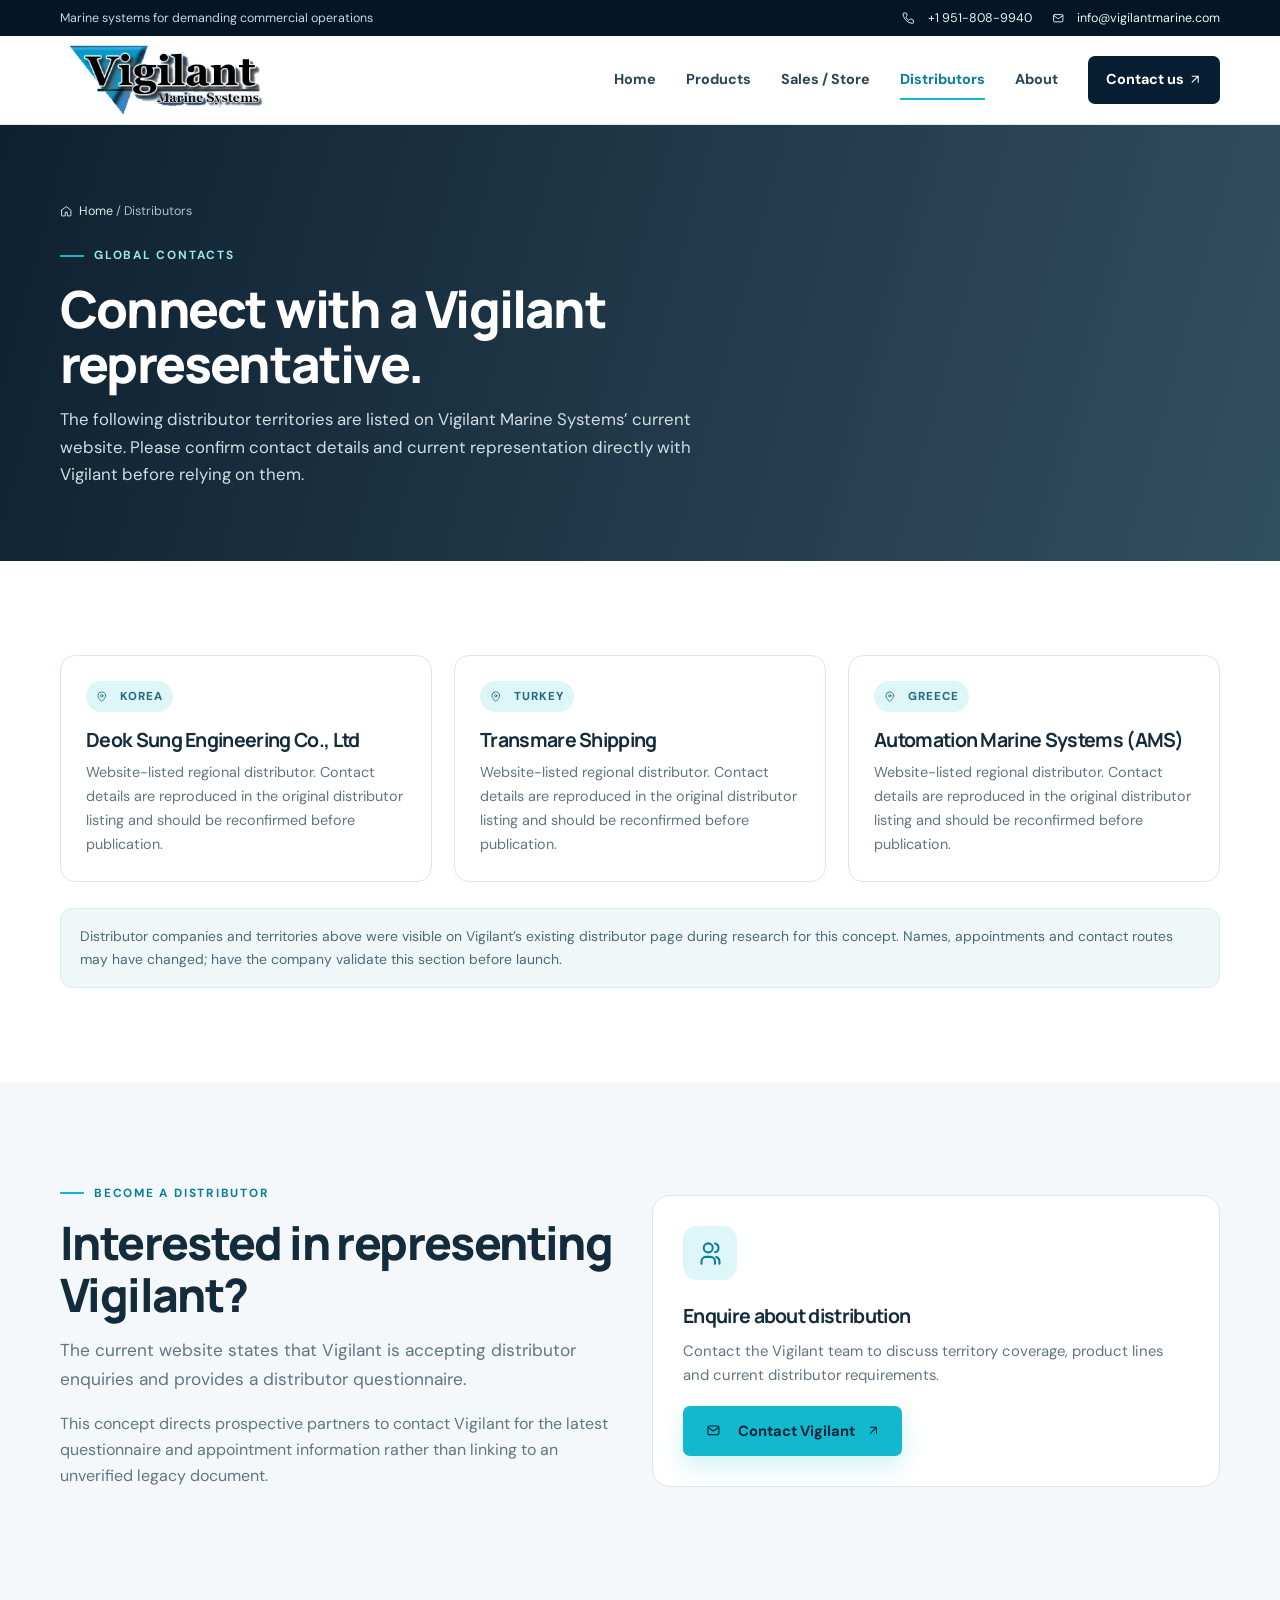
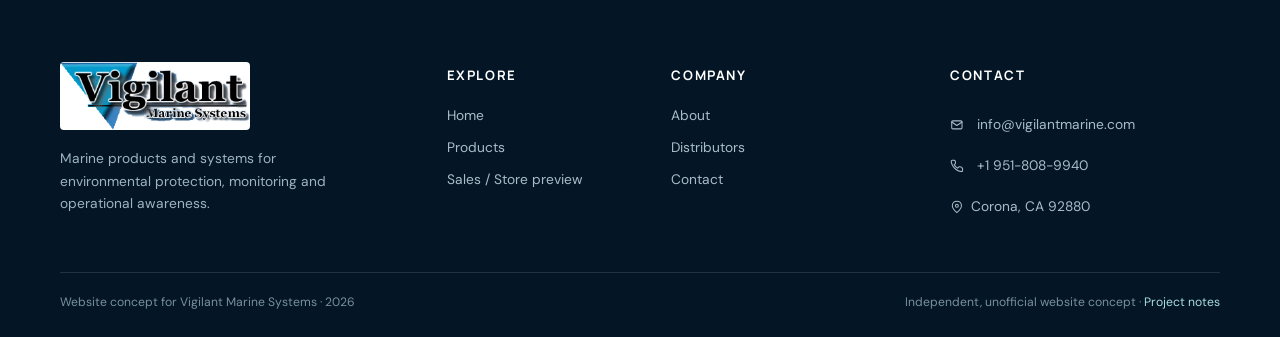
<file: distributors.html>
<!doctype html>
<html lang="en"><head><meta charset="utf-8"/><meta content="width=device-width,initial-scale=1" name="viewport"/><meta content="Find distributor information listed on the Vigilant Marine Systems website." name="description"/><title>Distributors | Vigilant Marine Systems</title><link href="assets/img/favicon.svg" rel="icon" type="image/svg+xml"/><link href="assets/css/styles.css" rel="stylesheet"/></head><body>
<svg xmlns="http://www.w3.org/2000/svg" class="svg-sprite" aria-hidden="true" focusable="false">
<symbol id="menu" viewBox="0 0 24 24" fill="none" stroke="currentColor" stroke-width="1.8" stroke-linecap="round" stroke-linejoin="round"><path d="M4 7h16M4 12h16M4 17h16"/></symbol>
<symbol id="close" viewBox="0 0 24 24" fill="none" stroke="currentColor" stroke-width="1.8" stroke-linecap="round" stroke-linejoin="round"><path d="m18 6-12 12M6 6l12 12"/></symbol>
<symbol id="arrow-up-right" viewBox="0 0 24 24" fill="none" stroke="currentColor" stroke-width="1.8" stroke-linecap="round" stroke-linejoin="round"><path d="M7 17 17 7M7 7h10v10"/></symbol>
<symbol id="arrow-right" viewBox="0 0 24 24" fill="none" stroke="currentColor" stroke-width="1.8" stroke-linecap="round" stroke-linejoin="round"><path d="M4 12h15M13 6l6 6-6 6"/></symbol>
<symbol id="phone" viewBox="0 0 24 24" fill="none" stroke="currentColor" stroke-width="1.8" stroke-linecap="round" stroke-linejoin="round"><path d="M22 16.9v3a2 2 0 0 1-2.2 2 19.8 19.8 0 0 1-8.6-3.1 19.4 19.4 0 0 1-6-6A19.8 19.8 0 0 1 2.1 4.2 2 2 0 0 1 4.1 2h3a2 2 0 0 1 2 1.7l.5 2.8a2 2 0 0 1-.6 1.8L7.2 10a16 16 0 0 0 6 6l1.7-1.8a2 2 0 0 1 1.8-.6l2.8.5a2 2 0 0 1 1.7 1.8Z"/></symbol>
<symbol id="mail" viewBox="0 0 24 24" fill="none" stroke="currentColor" stroke-width="1.8" stroke-linecap="round" stroke-linejoin="round"><rect x="3" y="5" width="18" height="14" rx="2"/><path d="m3 7 9 6 9-6"/></symbol>
<symbol id="map-pin" viewBox="0 0 24 24" fill="none" stroke="currentColor" stroke-width="1.8" stroke-linecap="round" stroke-linejoin="round"><path d="M20 10c0 5-8 12-8 12S4 15 4 10a8 8 0 1 1 16 0Z"/><circle cx="12" cy="10" r="2.5"/></symbol>
<symbol id="clock" viewBox="0 0 24 24" fill="none" stroke="currentColor" stroke-width="1.8" stroke-linecap="round" stroke-linejoin="round"><circle cx="12" cy="12" r="9"/><path d="M12 7v5l3 2"/></symbol>
<symbol id="droplet" viewBox="0 0 24 24" fill="none" stroke="currentColor" stroke-width="1.8" stroke-linecap="round" stroke-linejoin="round"><path d="M12 22a7 7 0 0 0 7-7c0-4-7-13-7-13S5 11 5 15a7 7 0 0 0 7 7Z"/></symbol>
<symbol id="activity" viewBox="0 0 24 24" fill="none" stroke="currentColor" stroke-width="1.8" stroke-linecap="round" stroke-linejoin="round"><path d="M3 12h4l3-8 4 16 3-8h4"/></symbol>
<symbol id="settings" viewBox="0 0 24 24" fill="none" stroke="currentColor" stroke-width="1.8" stroke-linecap="round" stroke-linejoin="round"><path d="M12 8a4 4 0 1 0 0 8 4 4 0 0 0 0-8Z"/><path d="m19.4 15 .1.1 1.4 1.1-1.4 2.4-1.7-.6a8 8 0 0 1-1.7 1l-.3 1.8h-2.8l-.3-1.8a8 8 0 0 1-1.7-1l-1.7.6-1.4-2.4 1.4-1.1a8 8 0 0 1 0-2l-1.4-1.1 1.4-2.4 1.7.6a8 8 0 0 1 1.7-1l.3-1.8h2.8l.3 1.8a8 8 0 0 1 1.7 1l1.7-.6 1.4 2.4-1.4 1.1a8 8 0 0 1 0 2Z" transform="translate(-1 -1) scale(1.08)"/></symbol>
<symbol id="filter" viewBox="0 0 24 24" fill="none" stroke="currentColor" stroke-width="1.8" stroke-linecap="round" stroke-linejoin="round"><path d="M4 5h16M7 12h10m-7 7h4"/><circle cx="8" cy="5" r="1.5"/><circle cx="15" cy="12" r="1.5"/><circle cx="12" cy="19" r="1.5"/></symbol>
<symbol id="shield-check" viewBox="0 0 24 24" fill="none" stroke="currentColor" stroke-width="1.8" stroke-linecap="round" stroke-linejoin="round"><path d="M12 22s8-4 8-11V5l-8-3-8 3v6c0 7 8 11 8 11Z"/><path d="m9 12 2 2 4-4"/></symbol>
<symbol id="wrench" viewBox="0 0 24 24" fill="none" stroke="currentColor" stroke-width="1.8" stroke-linecap="round" stroke-linejoin="round"><path d="M14.7 6.3a5 5 0 0 0-6.4 6.4L3 18l3 3 5.3-5.3a5 5 0 0 0 6.4-6.4L14 12l-3-3Z"/><path d="m16 8 3-3"/></symbol>
<symbol id="compass" viewBox="0 0 24 24" fill="none" stroke="currentColor" stroke-width="1.8" stroke-linecap="round" stroke-linejoin="round"><circle cx="12" cy="12" r="9"/><path d="m15.5 8.5-2.2 4.8-4.8 2.2 2.2-4.8 4.8-2.2Z"/></symbol>
<symbol id="waves" viewBox="0 0 24 24" fill="none" stroke="currentColor" stroke-width="1.8" stroke-linecap="round" stroke-linejoin="round"><path d="M2 8c2.5 0 2.5-2 5-2s2.5 2 5 2 2.5-2 5-2 2.5 2 5 2M2 13c2.5 0 2.5-2 5-2s2.5 2 5 2 2.5-2 5-2 2.5 2 5 2M2 18c2.5 0 2.5-2 5-2s2.5 2 5 2 2.5-2 5-2 2.5 2 5 2"/></symbol>
<symbol id="leaf" viewBox="0 0 24 24" fill="none" stroke="currentColor" stroke-width="1.8" stroke-linecap="round" stroke-linejoin="round"><path d="M20 4c-8 0-14 3-14 10a6 6 0 0 0 6 6c7 0 10-6 8-16Z"/><path d="M4 21c3-5 7-8 13-11"/></symbol>
<symbol id="gauge" viewBox="0 0 24 24" fill="none" stroke="currentColor" stroke-width="1.8" stroke-linecap="round" stroke-linejoin="round"><path d="M4.9 19a9 9 0 1 1 14.2 0"/><path d="m12 13 4-4M7 19h10"/><circle cx="12" cy="13" r="1"/></symbol>
<symbol id="clipboard-list" viewBox="0 0 24 24" fill="none" stroke="currentColor" stroke-width="1.8" stroke-linecap="round" stroke-linejoin="round"><rect x="5" y="4" width="14" height="17" rx="2"/><path d="M9 4.5h6a1 1 0 0 0-1-1h-4a1 1 0 0 0-1 1ZM8 10h8M8 14h8M8 18h5"/></symbol>
<symbol id="sparkles" viewBox="0 0 24 24" fill="none" stroke="currentColor" stroke-width="1.8" stroke-linecap="round" stroke-linejoin="round"><path d="m12 3 1.4 5.6L19 10l-5.6 1.4L12 17l-1.4-5.6L5 10l5.6-1.4L12 3Z"/><path d="m19 15 .7 2.3L22 18l-2.3.7L19 21l-.7-2.3L16 18l2.3-.7L19 15ZM5 2l.6 1.8L7.5 4.5l-1.9.7L5 7l-.6-1.8-1.9-.7 1.9-.7L5 2Z"/></symbol>
<symbol id="spray-can" viewBox="0 0 24 24" fill="none" stroke="currentColor" stroke-width="1.8" stroke-linecap="round" stroke-linejoin="round"><path d="M7 7h10l1 14H6L7 7Z"/><path d="M9 7V4h6v3M10 4V2h4v2M17 10h3l2 2"/><path d="M10 12h4"/></symbol>
<symbol id="flask-conical" viewBox="0 0 24 24" fill="none" stroke="currentColor" stroke-width="1.8" stroke-linecap="round" stroke-linejoin="round"><path d="M9 3h6M10 3v6l-5.5 9.2A2 2 0 0 0 6.2 21h11.6a2 2 0 0 0 1.7-2.8L14 9V3"/><path d="M8 15h8"/></symbol>
<symbol id="crosshair" viewBox="0 0 24 24" fill="none" stroke="currentColor" stroke-width="1.8" stroke-linecap="round" stroke-linejoin="round"><circle cx="12" cy="12" r="8"/><circle cx="12" cy="12" r="2"/><path d="M12 2v3M12 19v3M2 12h3M19 12h3"/></symbol>
<symbol id="bell" viewBox="0 0 24 24" fill="none" stroke="currentColor" stroke-width="1.8" stroke-linecap="round" stroke-linejoin="round"><path d="M18 8a6 6 0 0 0-12 0c0 7-3 7-3 9h18c0-2-3-2-3-9M10 21h4"/></symbol>
<symbol id="thermometer" viewBox="0 0 24 24" fill="none" stroke="currentColor" stroke-width="1.8" stroke-linecap="round" stroke-linejoin="round"><path d="M14 14.8V5a3 3 0 0 0-6 0v9.8a5 5 0 1 0 6 0Z"/><path d="M11 11v7"/></symbol>
<symbol id="wind" viewBox="0 0 24 24" fill="none" stroke="currentColor" stroke-width="1.8" stroke-linecap="round" stroke-linejoin="round"><path d="M3 8h12a3 3 0 1 0-3-3M2 12h17a2 2 0 1 1-2 2M4 16h7a3 3 0 1 1-3 3"/></symbol>
<symbol id="users" viewBox="0 0 24 24" fill="none" stroke="currentColor" stroke-width="1.8" stroke-linecap="round" stroke-linejoin="round"><path d="M16 21v-2a4 4 0 0 0-4-4H8a4 4 0 0 0-4 4v2M10 11a4 4 0 1 0 0-8 4 4 0 0 0 0 8ZM20 21v-2a4 4 0 0 0-3-3.9M16 3.1a4 4 0 0 1 0 7.8"/></symbol>
<symbol id="search" viewBox="0 0 24 24" fill="none" stroke="currentColor" stroke-width="1.8" stroke-linecap="round" stroke-linejoin="round"><circle cx="10.8" cy="10.8" r="6.8"/><path d="m16 16 5 5"/></symbol>
<symbol id="shopping-bag" viewBox="0 0 24 24" fill="none" stroke="currentColor" stroke-width="1.8" stroke-linecap="round" stroke-linejoin="round"><path d="M5 8h14l1 13H4L5 8Z"/><path d="M9 8V6a3 3 0 0 1 6 0v2"/></symbol>
<symbol id="plus" viewBox="0 0 24 24" fill="none" stroke="currentColor" stroke-width="1.8" stroke-linecap="round" stroke-linejoin="round"><path d="M12 5v14M5 12h14"/></symbol>
<symbol id="check" viewBox="0 0 24 24" fill="none" stroke="currentColor" stroke-width="1.8" stroke-linecap="round" stroke-linejoin="round"><path d="m5 12 4 4L19 6"/></symbol>
<symbol id="info" viewBox="0 0 24 24" fill="none" stroke="currentColor" stroke-width="1.8" stroke-linecap="round" stroke-linejoin="round"><circle cx="12" cy="12" r="9"/><path d="M12 11v5M12 8h.01"/></symbol>
<symbol id="package" viewBox="0 0 24 24" fill="none" stroke="currentColor" stroke-width="1.8" stroke-linecap="round" stroke-linejoin="round"><path d="m12 3 9 5-9 5-9-5 9-5Z"/><path d="M3 8v9l9 5 9-5V8M12 13v9"/></symbol>
<symbol id="home" viewBox="0 0 24 24" fill="none" stroke="currentColor" stroke-width="1.8" stroke-linecap="round" stroke-linejoin="round"><path d="m3 10 9-7 9 7v10a1 1 0 0 1-1 1h-6v-7h-4v7H4a1 1 0 0 1-1-1V10Z"/></symbol>
</svg>

<div class="topline"><div class="container topline-inner"><div class="topline-left">Marine systems for demanding commercial operations</div><div class="topline-right"><a href="tel:+19518089940"><svg aria-hidden="true" class="icon icon-inline" focusable="false" viewBox="0 0 24 24"><use href="#phone"></use></svg>+1 951-808-9940</a><a href="mailto:info@vigilantmarine.com"><svg aria-hidden="true" class="icon icon-inline" focusable="false" viewBox="0 0 24 24"><use href="#mail"></use></svg>info@vigilantmarine.com</a></div></div></div>
<header class="site-header"><div class="container navbar"><a class="brand" href="index.html"><img alt="Vigilant Marine Systems" src="assets/img/vigilant-logo.png"/></a><button aria-expanded="false" aria-label="Open navigation" class="menu-toggle" type="button"><svg aria-hidden="true" class="icon icon-menu" focusable="false" viewBox="0 0 24 24"><use href="#menu"></use></svg></button><nav class="nav-links"><a href="index.html">Home</a><a href="products.html">Products</a><a href="sales.html">Sales / Store</a><a class="active" href="distributors.html">Distributors</a><a href="about.html">About</a><a class="nav-cta" href="contact.html">Contact us <svg aria-hidden="true" class="icon icon-cta-arrow" focusable="false" viewBox="0 0 24 24"><use href="#arrow-up-right"></use></svg></a></nav></div></header>
<main><section class="page-hero"><div class="container"><div class="breadcrumb"><a href="index.html"><svg aria-hidden="true" class="icon icon-inline" focusable="false" viewBox="0 0 24 24"><use href="#home"></use></svg>Home</a> / Distributors</div><span class="eyebrow">Global contacts</span><h1>Connect with a Vigilant representative.</h1><p>The following distributor territories are listed on Vigilant Marine Systems’ current website. Please confirm contact details and current representation directly with Vigilant before relying on them.</p></div></section>
<section class="section"><div class="container"><div class="grid-3"><article class="distributor-card reveal"><span class="distributor-territory"><svg aria-hidden="true" class="icon icon-inline" focusable="false" viewBox="0 0 24 24"><use href="#map-pin"></use></svg>Korea</span><h3>Deok Sung Engineering Co., Ltd</h3><p>Website-listed regional distributor. Contact details are reproduced in the original distributor listing and should be reconfirmed before publication.</p></article><article class="distributor-card reveal"><span class="distributor-territory"><svg aria-hidden="true" class="icon icon-inline" focusable="false" viewBox="0 0 24 24"><use href="#map-pin"></use></svg>Turkey</span><h3>Transmare Shipping</h3><p>Website-listed regional distributor. Contact details are reproduced in the original distributor listing and should be reconfirmed before publication.</p></article><article class="distributor-card reveal"><span class="distributor-territory"><svg aria-hidden="true" class="icon icon-inline" focusable="false" viewBox="0 0 24 24"><use href="#map-pin"></use></svg>Greece</span><h3>Automation Marine Systems (AMS)</h3><p>Website-listed regional distributor. Contact details are reproduced in the original distributor listing and should be reconfirmed before publication.</p></article></div><div class="note-strip">Distributor companies and territories above were visible on Vigilant’s existing distributor page during research for this concept. Names, appointments and contact routes may have changed; have the company validate this section before launch.</div></div></section>
<section class="section section--soft"><div class="container grid-2" style="align-items:center"><div><span class="eyebrow">Become a distributor</span><h2 style="margin:14px 0 16px">Interested in representing Vigilant?</h2><p class="lead">The current website states that Vigilant is accepting distributor enquiries and provides a distributor questionnaire.</p><p style="color:var(--muted)">This concept directs prospective partners to contact Vigilant for the latest questionnaire and appointment information rather than linking to an unverified legacy document.</p></div><div class="solution-card"><div class="solution-icon"><svg aria-hidden="true" class="icon icon-card" focusable="false" viewBox="0 0 24 24"><use href="#users"></use></svg></div><h3>Enquire about distribution</h3><p>Contact the Vigilant team to discuss territory coverage, product lines and current distributor requirements.</p><a class="btn btn-primary" href="mailto:info@vigilantmarine.com?subject=Distributor%20Enquiry"><svg aria-hidden="true" class="icon icon-inline" focusable="false" viewBox="0 0 24 24"><use href="#mail"></use></svg>Contact Vigilant <svg aria-hidden="true" class="icon icon-cta-arrow" focusable="false" viewBox="0 0 24 24"><use href="#arrow-up-right"></use></svg></a></div></div></section></main>
<footer class="site-footer"><div class="container"><div class="footer-grid"><div class="footer-brand"><img alt="Vigilant Marine Systems" src="assets/img/vigilant-logo.png"/><p>Marine products and systems for environmental protection, monitoring and operational awareness.</p></div><div class="footer-col"><h4>Explore</h4><a href="index.html">Home</a><a href="products.html">Products</a><a href="sales.html">Sales / Store preview</a></div><div class="footer-col"><h4>Company</h4><a href="about.html">About</a><a href="distributors.html">Distributors</a><a href="contact.html">Contact</a></div><div class="footer-col"><h4>Contact</h4><a href="mailto:info@vigilantmarine.com"><svg aria-hidden="true" class="icon icon-inline" focusable="false" viewBox="0 0 24 24"><use href="#mail"></use></svg>info@vigilantmarine.com</a><a href="tel:+19518089940"><svg aria-hidden="true" class="icon icon-inline" focusable="false" viewBox="0 0 24 24"><use href="#phone"></use></svg>+1 951-808-9940</a><a href="contact.html"><svg aria-hidden="true" class="icon icon-inline" focusable="false" viewBox="0 0 24 24"><use href="#map-pin"></use></svg>Corona, CA 92880</a></div></div><div class="footer-bottom"><span>Website concept for Vigilant Marine Systems · <span data-year=""></span></span><span>Independent, unofficial website concept · <a href="README.md">Project notes</a></span></div></div></footer><script src="assets/js/main.js"></script></body></html>
</file>
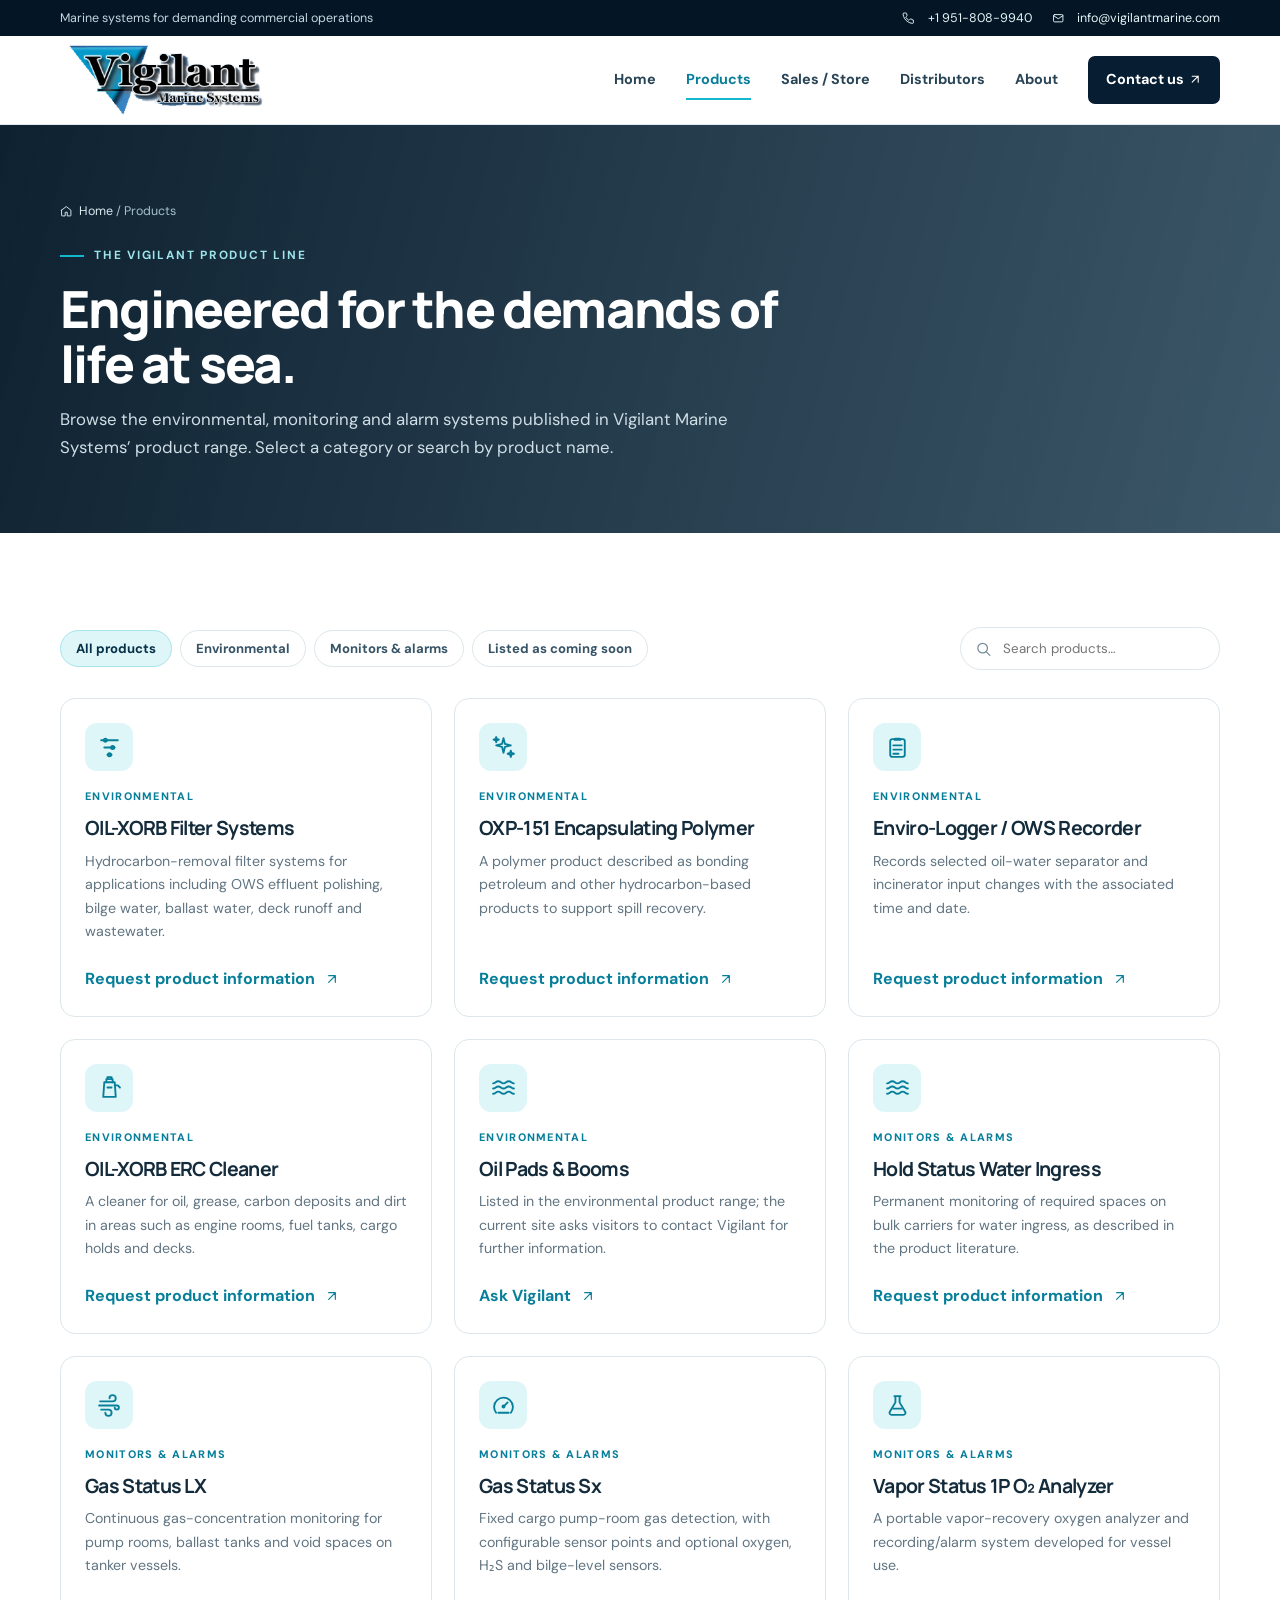
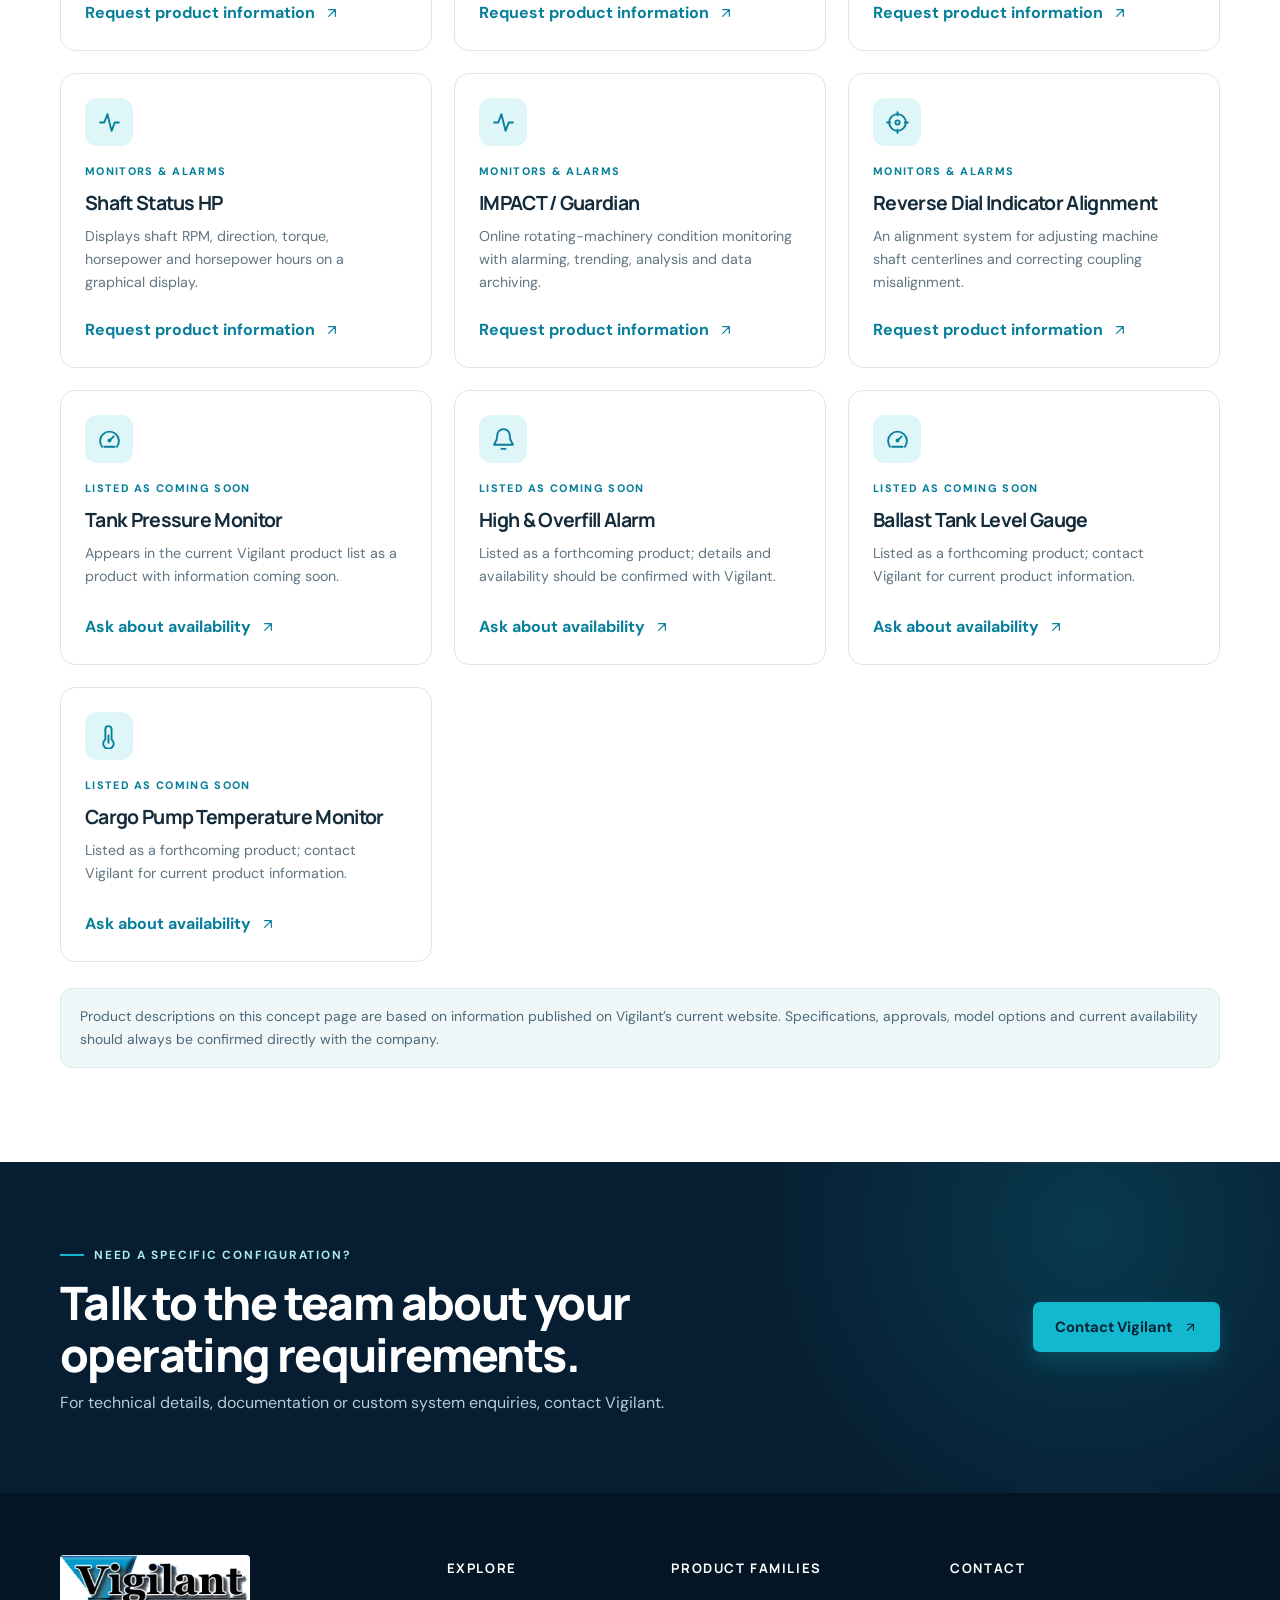
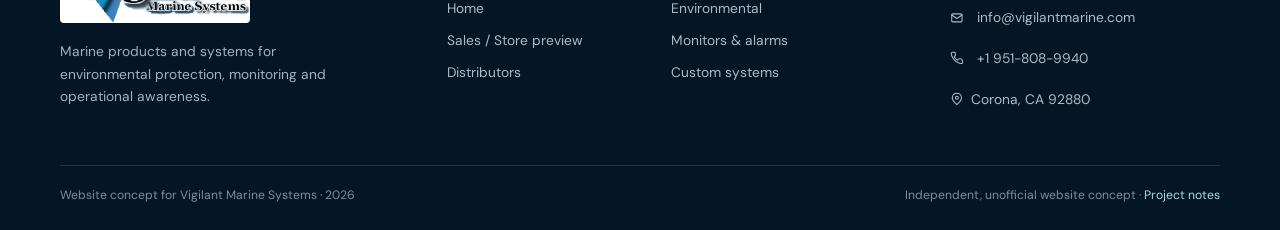
<file: products.html>
<!doctype html>
<html lang="en"><head><meta charset="utf-8"/><meta content="width=device-width,initial-scale=1" name="viewport"/><meta content="Explore Vigilant Marine Systems environmental protection, monitoring and alarm products." name="description"/><title>Products | Vigilant Marine Systems</title><link href="assets/img/favicon.svg" rel="icon" type="image/svg+xml"/><link href="assets/css/styles.css" rel="stylesheet"/></head><body>
<svg xmlns="http://www.w3.org/2000/svg" class="svg-sprite" aria-hidden="true" focusable="false">
<symbol id="menu" viewBox="0 0 24 24" fill="none" stroke="currentColor" stroke-width="1.8" stroke-linecap="round" stroke-linejoin="round"><path d="M4 7h16M4 12h16M4 17h16"/></symbol>
<symbol id="close" viewBox="0 0 24 24" fill="none" stroke="currentColor" stroke-width="1.8" stroke-linecap="round" stroke-linejoin="round"><path d="m18 6-12 12M6 6l12 12"/></symbol>
<symbol id="arrow-up-right" viewBox="0 0 24 24" fill="none" stroke="currentColor" stroke-width="1.8" stroke-linecap="round" stroke-linejoin="round"><path d="M7 17 17 7M7 7h10v10"/></symbol>
<symbol id="arrow-right" viewBox="0 0 24 24" fill="none" stroke="currentColor" stroke-width="1.8" stroke-linecap="round" stroke-linejoin="round"><path d="M4 12h15M13 6l6 6-6 6"/></symbol>
<symbol id="phone" viewBox="0 0 24 24" fill="none" stroke="currentColor" stroke-width="1.8" stroke-linecap="round" stroke-linejoin="round"><path d="M22 16.9v3a2 2 0 0 1-2.2 2 19.8 19.8 0 0 1-8.6-3.1 19.4 19.4 0 0 1-6-6A19.8 19.8 0 0 1 2.1 4.2 2 2 0 0 1 4.1 2h3a2 2 0 0 1 2 1.7l.5 2.8a2 2 0 0 1-.6 1.8L7.2 10a16 16 0 0 0 6 6l1.7-1.8a2 2 0 0 1 1.8-.6l2.8.5a2 2 0 0 1 1.7 1.8Z"/></symbol>
<symbol id="mail" viewBox="0 0 24 24" fill="none" stroke="currentColor" stroke-width="1.8" stroke-linecap="round" stroke-linejoin="round"><rect x="3" y="5" width="18" height="14" rx="2"/><path d="m3 7 9 6 9-6"/></symbol>
<symbol id="map-pin" viewBox="0 0 24 24" fill="none" stroke="currentColor" stroke-width="1.8" stroke-linecap="round" stroke-linejoin="round"><path d="M20 10c0 5-8 12-8 12S4 15 4 10a8 8 0 1 1 16 0Z"/><circle cx="12" cy="10" r="2.5"/></symbol>
<symbol id="clock" viewBox="0 0 24 24" fill="none" stroke="currentColor" stroke-width="1.8" stroke-linecap="round" stroke-linejoin="round"><circle cx="12" cy="12" r="9"/><path d="M12 7v5l3 2"/></symbol>
<symbol id="droplet" viewBox="0 0 24 24" fill="none" stroke="currentColor" stroke-width="1.8" stroke-linecap="round" stroke-linejoin="round"><path d="M12 22a7 7 0 0 0 7-7c0-4-7-13-7-13S5 11 5 15a7 7 0 0 0 7 7Z"/></symbol>
<symbol id="activity" viewBox="0 0 24 24" fill="none" stroke="currentColor" stroke-width="1.8" stroke-linecap="round" stroke-linejoin="round"><path d="M3 12h4l3-8 4 16 3-8h4"/></symbol>
<symbol id="settings" viewBox="0 0 24 24" fill="none" stroke="currentColor" stroke-width="1.8" stroke-linecap="round" stroke-linejoin="round"><path d="M12 8a4 4 0 1 0 0 8 4 4 0 0 0 0-8Z"/><path d="m19.4 15 .1.1 1.4 1.1-1.4 2.4-1.7-.6a8 8 0 0 1-1.7 1l-.3 1.8h-2.8l-.3-1.8a8 8 0 0 1-1.7-1l-1.7.6-1.4-2.4 1.4-1.1a8 8 0 0 1 0-2l-1.4-1.1 1.4-2.4 1.7.6a8 8 0 0 1 1.7-1l.3-1.8h2.8l.3 1.8a8 8 0 0 1 1.7 1l1.7-.6 1.4 2.4-1.4 1.1a8 8 0 0 1 0 2Z" transform="translate(-1 -1) scale(1.08)"/></symbol>
<symbol id="filter" viewBox="0 0 24 24" fill="none" stroke="currentColor" stroke-width="1.8" stroke-linecap="round" stroke-linejoin="round"><path d="M4 5h16M7 12h10m-7 7h4"/><circle cx="8" cy="5" r="1.5"/><circle cx="15" cy="12" r="1.5"/><circle cx="12" cy="19" r="1.5"/></symbol>
<symbol id="shield-check" viewBox="0 0 24 24" fill="none" stroke="currentColor" stroke-width="1.8" stroke-linecap="round" stroke-linejoin="round"><path d="M12 22s8-4 8-11V5l-8-3-8 3v6c0 7 8 11 8 11Z"/><path d="m9 12 2 2 4-4"/></symbol>
<symbol id="wrench" viewBox="0 0 24 24" fill="none" stroke="currentColor" stroke-width="1.8" stroke-linecap="round" stroke-linejoin="round"><path d="M14.7 6.3a5 5 0 0 0-6.4 6.4L3 18l3 3 5.3-5.3a5 5 0 0 0 6.4-6.4L14 12l-3-3Z"/><path d="m16 8 3-3"/></symbol>
<symbol id="compass" viewBox="0 0 24 24" fill="none" stroke="currentColor" stroke-width="1.8" stroke-linecap="round" stroke-linejoin="round"><circle cx="12" cy="12" r="9"/><path d="m15.5 8.5-2.2 4.8-4.8 2.2 2.2-4.8 4.8-2.2Z"/></symbol>
<symbol id="waves" viewBox="0 0 24 24" fill="none" stroke="currentColor" stroke-width="1.8" stroke-linecap="round" stroke-linejoin="round"><path d="M2 8c2.5 0 2.5-2 5-2s2.5 2 5 2 2.5-2 5-2 2.5 2 5 2M2 13c2.5 0 2.5-2 5-2s2.5 2 5 2 2.5-2 5-2 2.5 2 5 2M2 18c2.5 0 2.5-2 5-2s2.5 2 5 2 2.5-2 5-2 2.5 2 5 2"/></symbol>
<symbol id="leaf" viewBox="0 0 24 24" fill="none" stroke="currentColor" stroke-width="1.8" stroke-linecap="round" stroke-linejoin="round"><path d="M20 4c-8 0-14 3-14 10a6 6 0 0 0 6 6c7 0 10-6 8-16Z"/><path d="M4 21c3-5 7-8 13-11"/></symbol>
<symbol id="gauge" viewBox="0 0 24 24" fill="none" stroke="currentColor" stroke-width="1.8" stroke-linecap="round" stroke-linejoin="round"><path d="M4.9 19a9 9 0 1 1 14.2 0"/><path d="m12 13 4-4M7 19h10"/><circle cx="12" cy="13" r="1"/></symbol>
<symbol id="clipboard-list" viewBox="0 0 24 24" fill="none" stroke="currentColor" stroke-width="1.8" stroke-linecap="round" stroke-linejoin="round"><rect x="5" y="4" width="14" height="17" rx="2"/><path d="M9 4.5h6a1 1 0 0 0-1-1h-4a1 1 0 0 0-1 1ZM8 10h8M8 14h8M8 18h5"/></symbol>
<symbol id="sparkles" viewBox="0 0 24 24" fill="none" stroke="currentColor" stroke-width="1.8" stroke-linecap="round" stroke-linejoin="round"><path d="m12 3 1.4 5.6L19 10l-5.6 1.4L12 17l-1.4-5.6L5 10l5.6-1.4L12 3Z"/><path d="m19 15 .7 2.3L22 18l-2.3.7L19 21l-.7-2.3L16 18l2.3-.7L19 15ZM5 2l.6 1.8L7.5 4.5l-1.9.7L5 7l-.6-1.8-1.9-.7 1.9-.7L5 2Z"/></symbol>
<symbol id="spray-can" viewBox="0 0 24 24" fill="none" stroke="currentColor" stroke-width="1.8" stroke-linecap="round" stroke-linejoin="round"><path d="M7 7h10l1 14H6L7 7Z"/><path d="M9 7V4h6v3M10 4V2h4v2M17 10h3l2 2"/><path d="M10 12h4"/></symbol>
<symbol id="flask-conical" viewBox="0 0 24 24" fill="none" stroke="currentColor" stroke-width="1.8" stroke-linecap="round" stroke-linejoin="round"><path d="M9 3h6M10 3v6l-5.5 9.2A2 2 0 0 0 6.2 21h11.6a2 2 0 0 0 1.7-2.8L14 9V3"/><path d="M8 15h8"/></symbol>
<symbol id="crosshair" viewBox="0 0 24 24" fill="none" stroke="currentColor" stroke-width="1.8" stroke-linecap="round" stroke-linejoin="round"><circle cx="12" cy="12" r="8"/><circle cx="12" cy="12" r="2"/><path d="M12 2v3M12 19v3M2 12h3M19 12h3"/></symbol>
<symbol id="bell" viewBox="0 0 24 24" fill="none" stroke="currentColor" stroke-width="1.8" stroke-linecap="round" stroke-linejoin="round"><path d="M18 8a6 6 0 0 0-12 0c0 7-3 7-3 9h18c0-2-3-2-3-9M10 21h4"/></symbol>
<symbol id="thermometer" viewBox="0 0 24 24" fill="none" stroke="currentColor" stroke-width="1.8" stroke-linecap="round" stroke-linejoin="round"><path d="M14 14.8V5a3 3 0 0 0-6 0v9.8a5 5 0 1 0 6 0Z"/><path d="M11 11v7"/></symbol>
<symbol id="wind" viewBox="0 0 24 24" fill="none" stroke="currentColor" stroke-width="1.8" stroke-linecap="round" stroke-linejoin="round"><path d="M3 8h12a3 3 0 1 0-3-3M2 12h17a2 2 0 1 1-2 2M4 16h7a3 3 0 1 1-3 3"/></symbol>
<symbol id="users" viewBox="0 0 24 24" fill="none" stroke="currentColor" stroke-width="1.8" stroke-linecap="round" stroke-linejoin="round"><path d="M16 21v-2a4 4 0 0 0-4-4H8a4 4 0 0 0-4 4v2M10 11a4 4 0 1 0 0-8 4 4 0 0 0 0 8ZM20 21v-2a4 4 0 0 0-3-3.9M16 3.1a4 4 0 0 1 0 7.8"/></symbol>
<symbol id="search" viewBox="0 0 24 24" fill="none" stroke="currentColor" stroke-width="1.8" stroke-linecap="round" stroke-linejoin="round"><circle cx="10.8" cy="10.8" r="6.8"/><path d="m16 16 5 5"/></symbol>
<symbol id="shopping-bag" viewBox="0 0 24 24" fill="none" stroke="currentColor" stroke-width="1.8" stroke-linecap="round" stroke-linejoin="round"><path d="M5 8h14l1 13H4L5 8Z"/><path d="M9 8V6a3 3 0 0 1 6 0v2"/></symbol>
<symbol id="plus" viewBox="0 0 24 24" fill="none" stroke="currentColor" stroke-width="1.8" stroke-linecap="round" stroke-linejoin="round"><path d="M12 5v14M5 12h14"/></symbol>
<symbol id="check" viewBox="0 0 24 24" fill="none" stroke="currentColor" stroke-width="1.8" stroke-linecap="round" stroke-linejoin="round"><path d="m5 12 4 4L19 6"/></symbol>
<symbol id="info" viewBox="0 0 24 24" fill="none" stroke="currentColor" stroke-width="1.8" stroke-linecap="round" stroke-linejoin="round"><circle cx="12" cy="12" r="9"/><path d="M12 11v5M12 8h.01"/></symbol>
<symbol id="package" viewBox="0 0 24 24" fill="none" stroke="currentColor" stroke-width="1.8" stroke-linecap="round" stroke-linejoin="round"><path d="m12 3 9 5-9 5-9-5 9-5Z"/><path d="M3 8v9l9 5 9-5V8M12 13v9"/></symbol>
<symbol id="home" viewBox="0 0 24 24" fill="none" stroke="currentColor" stroke-width="1.8" stroke-linecap="round" stroke-linejoin="round"><path d="m3 10 9-7 9 7v10a1 1 0 0 1-1 1h-6v-7h-4v7H4a1 1 0 0 1-1-1V10Z"/></symbol>
</svg>

<div class="topline"><div class="container topline-inner"><div class="topline-left">Marine systems for demanding commercial operations</div><div class="topline-right"><a href="tel:+19518089940"><svg aria-hidden="true" class="icon icon-inline" focusable="false" viewBox="0 0 24 24"><use href="#phone"></use></svg>+1 951-808-9940</a><a href="mailto:info@vigilantmarine.com"><svg aria-hidden="true" class="icon icon-inline" focusable="false" viewBox="0 0 24 24"><use href="#mail"></use></svg>info@vigilantmarine.com</a></div></div></div>
<header class="site-header"><div class="container navbar"><a class="brand" href="index.html"><img alt="Vigilant Marine Systems" src="assets/img/vigilant-logo.png"/></a><button aria-expanded="false" aria-label="Open navigation" class="menu-toggle" type="button"><svg aria-hidden="true" class="icon icon-menu" focusable="false" viewBox="0 0 24 24"><use href="#menu"></use></svg></button><nav class="nav-links"><a href="index.html">Home</a><a class="active" href="products.html">Products</a><a href="sales.html">Sales / Store</a><a href="distributors.html">Distributors</a><a href="about.html">About</a><a class="nav-cta" href="contact.html">Contact us <svg aria-hidden="true" class="icon icon-cta-arrow" focusable="false" viewBox="0 0 24 24"><use href="#arrow-up-right"></use></svg></a></nav></div></header>
<main><section class="page-hero page-hero--bridge"><div class="container"><div class="breadcrumb"><a href="index.html"><svg aria-hidden="true" class="icon icon-inline" focusable="false" viewBox="0 0 24 24"><use href="#home"></use></svg>Home</a> / Products</div><span class="eyebrow">The Vigilant product line</span><h1>Engineered for the demands of life at sea.</h1><p>Browse the environmental, monitoring and alarm systems published in Vigilant Marine Systems’ product range. Select a category or search by product name.</p></div></section>
<section class="section"><div class="container"><div class="filter-bar"><div class="filter-chips"><button class="filter-chip is-active" data-filter="all">All products</button><button class="filter-chip" data-filter="environmental">Environmental</button><button class="filter-chip" data-filter="monitoring">Monitors &amp; alarms</button><button class="filter-chip" data-filter="coming">Listed as coming soon</button></div><label class="search-field"><svg aria-hidden="true" class="icon icon-search" focusable="false" viewBox="0 0 24 24"><use href="#search"></use></svg><input aria-label="Search products" id="product-search" placeholder="Search products…" type="search"/></label></div>
<div id="environmental" style="scroll-margin-top:120px"></div><div class="grid-3" id="product-grid">
<article class="product-card reveal" data-category="environmental" id="oil-xorb"><div class="product-symbol"><svg aria-hidden="true" class="icon icon-product" focusable="false" viewBox="0 0 24 24"><use href="#filter"></use></svg></div><span class="product-kicker">Environmental</span><h3>OIL-XORB Filter Systems</h3><p>Hydrocarbon-removal filter systems for applications including OWS effluent polishing, bilge water, ballast water, deck runoff and wastewater.</p><a class="text-link" href="sales.html?product=OIL-XORB%20Filter%20Systems">Request product information<svg aria-hidden="true" class="icon icon-link-arrow" focusable="false" viewBox="0 0 24 24"><use href="#arrow-up-right"></use></svg></a></article>
<article class="product-card reveal" data-category="environmental"><div class="product-symbol"><svg aria-hidden="true" class="icon icon-product" focusable="false" viewBox="0 0 24 24"><use href="#sparkles"></use></svg></div><span class="product-kicker">Environmental</span><h3>OXP-151 Encapsulating Polymer</h3><p>A polymer product described as bonding petroleum and other hydrocarbon-based products to support spill recovery.</p><a class="text-link" href="sales.html?product=OXP-151%20Hydrocarbon%20Encapsulating%20Polymer">Request product information<svg aria-hidden="true" class="icon icon-link-arrow" focusable="false" viewBox="0 0 24 24"><use href="#arrow-up-right"></use></svg></a></article>
<article class="product-card reveal" data-category="environmental"><div class="product-symbol"><svg aria-hidden="true" class="icon icon-product" focusable="false" viewBox="0 0 24 24"><use href="#clipboard-list"></use></svg></div><span class="product-kicker">Environmental</span><h3>Enviro-Logger / OWS Recorder</h3><p>Records selected oil-water separator and incinerator input changes with the associated time and date.</p><a class="text-link" href="sales.html?product=OWS%20Logger%20and%20Recorder">Request product information<svg aria-hidden="true" class="icon icon-link-arrow" focusable="false" viewBox="0 0 24 24"><use href="#arrow-up-right"></use></svg></a></article>
<article class="product-card reveal" data-category="environmental"><div class="product-symbol"><svg aria-hidden="true" class="icon icon-product" focusable="false" viewBox="0 0 24 24"><use href="#spray-can"></use></svg></div><span class="product-kicker">Environmental</span><h3>OIL-XORB ERC Cleaner</h3><p>A cleaner for oil, grease, carbon deposits and dirt in areas such as engine rooms, fuel tanks, cargo holds and decks.</p><a class="text-link" href="sales.html?product=OIL-XORB%20ERC%20Cleaner">Request product information<svg aria-hidden="true" class="icon icon-link-arrow" focusable="false" viewBox="0 0 24 24"><use href="#arrow-up-right"></use></svg></a></article>
<article class="product-card reveal" data-category="environmental"><div class="product-symbol"><svg aria-hidden="true" class="icon icon-product" focusable="false" viewBox="0 0 24 24"><use href="#waves"></use></svg></div><span class="product-kicker">Environmental</span><h3>Oil Pads &amp; Booms</h3><p>Listed in the environmental product range; the current site asks visitors to contact Vigilant for further information.</p><a class="text-link" href="contact.html?topic=Oil%20pads%20and%20booms">Ask Vigilant<svg aria-hidden="true" class="icon icon-link-arrow" focusable="false" viewBox="0 0 24 24"><use href="#arrow-up-right"></use></svg></a></article>
<article class="product-card reveal" data-category="monitoring" id="monitoring"><div class="product-symbol"><svg aria-hidden="true" class="icon icon-product" focusable="false" viewBox="0 0 24 24"><use href="#waves"></use></svg></div><span class="product-kicker">Monitors &amp; alarms</span><h3>Hold Status Water Ingress</h3><p>Permanent monitoring of required spaces on bulk carriers for water ingress, as described in the product literature.</p><a class="text-link" href="sales.html?product=Hold%20Status%20Water%20Ingress%20Detection">Request product information<svg aria-hidden="true" class="icon icon-link-arrow" focusable="false" viewBox="0 0 24 24"><use href="#arrow-up-right"></use></svg></a></article>
<article class="product-card reveal" data-category="monitoring"><div class="product-symbol"><svg aria-hidden="true" class="icon icon-product" focusable="false" viewBox="0 0 24 24"><use href="#wind"></use></svg></div><span class="product-kicker">Monitors &amp; alarms</span><h3>Gas Status LX</h3><p>Continuous gas-concentration monitoring for pump rooms, ballast tanks and void spaces on tanker vessels.</p><a class="text-link" href="sales.html?product=Gas%20Status%20LX">Request product information<svg aria-hidden="true" class="icon icon-link-arrow" focusable="false" viewBox="0 0 24 24"><use href="#arrow-up-right"></use></svg></a></article>
<article class="product-card reveal" data-category="monitoring"><div class="product-symbol"><svg aria-hidden="true" class="icon icon-product" focusable="false" viewBox="0 0 24 24"><use href="#gauge"></use></svg></div><span class="product-kicker">Monitors &amp; alarms</span><h3>Gas Status Sx</h3><p>Fixed cargo pump-room gas detection, with configurable sensor points and optional oxygen, H₂S and bilge-level sensors.</p><a class="text-link" href="sales.html?product=Gas%20Status%20Sx">Request product information<svg aria-hidden="true" class="icon icon-link-arrow" focusable="false" viewBox="0 0 24 24"><use href="#arrow-up-right"></use></svg></a></article>
<article class="product-card reveal" data-category="monitoring"><div class="product-symbol"><svg aria-hidden="true" class="icon icon-product" focusable="false" viewBox="0 0 24 24"><use href="#flask-conical"></use></svg></div><span class="product-kicker">Monitors &amp; alarms</span><h3>Vapor Status 1P O₂ Analyzer</h3><p>A portable vapor-recovery oxygen analyzer and recording/alarm system developed for vessel use.</p><a class="text-link" href="sales.html?product=Vapor%20Status%201P%20O2%20Analyzer">Request product information<svg aria-hidden="true" class="icon icon-link-arrow" focusable="false" viewBox="0 0 24 24"><use href="#arrow-up-right"></use></svg></a></article>
<article class="product-card reveal" data-category="monitoring"><div class="product-symbol"><svg aria-hidden="true" class="icon icon-product" focusable="false" viewBox="0 0 24 24"><use href="#activity"></use></svg></div><span class="product-kicker">Monitors &amp; alarms</span><h3>Shaft Status HP</h3><p>Displays shaft RPM, direction, torque, horsepower and horsepower hours on a graphical display.</p><a class="text-link" href="sales.html?product=Shaft%20Status%20HP">Request product information<svg aria-hidden="true" class="icon icon-link-arrow" focusable="false" viewBox="0 0 24 24"><use href="#arrow-up-right"></use></svg></a></article>
<article class="product-card reveal" data-category="monitoring"><div class="product-symbol"><svg aria-hidden="true" class="icon icon-product" focusable="false" viewBox="0 0 24 24"><use href="#activity"></use></svg></div><span class="product-kicker">Monitors &amp; alarms</span><h3>IMPACT / Guardian</h3><p>Online rotating-machinery condition monitoring with alarming, trending, analysis and data archiving.</p><a class="text-link" href="sales.html?product=IMPACT%20Guardian%20Vibration%20and%20Temperature%20Monitor">Request product information<svg aria-hidden="true" class="icon icon-link-arrow" focusable="false" viewBox="0 0 24 24"><use href="#arrow-up-right"></use></svg></a></article>
<article class="product-card reveal" data-category="monitoring"><div class="product-symbol"><svg aria-hidden="true" class="icon icon-product" focusable="false" viewBox="0 0 24 24"><use href="#crosshair"></use></svg></div><span class="product-kicker">Monitors &amp; alarms</span><h3>Reverse Dial Indicator Alignment</h3><p>An alignment system for adjusting machine shaft centerlines and correcting coupling misalignment.</p><a class="text-link" href="sales.html?product=Reverse%20Dial%20Indicator%20Alignment%20System">Request product information<svg aria-hidden="true" class="icon icon-link-arrow" focusable="false" viewBox="0 0 24 24"><use href="#arrow-up-right"></use></svg></a></article>
<article class="product-card reveal" data-category="coming"><div class="product-symbol"><svg aria-hidden="true" class="icon icon-product" focusable="false" viewBox="0 0 24 24"><use href="#gauge"></use></svg></div><span class="product-kicker">Listed as coming soon</span><h3>Tank Pressure Monitor</h3><p>Appears in the current Vigilant product list as a product with information coming soon.</p><a class="text-link" href="contact.html?topic=Tank%20Pressure%20Monitor">Ask about availability<svg aria-hidden="true" class="icon icon-link-arrow" focusable="false" viewBox="0 0 24 24"><use href="#arrow-up-right"></use></svg></a></article>
<article class="product-card reveal" data-category="coming"><div class="product-symbol"><svg aria-hidden="true" class="icon icon-product" focusable="false" viewBox="0 0 24 24"><use href="#bell"></use></svg></div><span class="product-kicker">Listed as coming soon</span><h3>High &amp; Overfill Alarm</h3><p>Listed as a forthcoming product; details and availability should be confirmed with Vigilant.</p><a class="text-link" href="contact.html?topic=High%20and%20Overfill%20Alarm">Ask about availability<svg aria-hidden="true" class="icon icon-link-arrow" focusable="false" viewBox="0 0 24 24"><use href="#arrow-up-right"></use></svg></a></article>
<article class="product-card reveal" data-category="coming"><div class="product-symbol"><svg aria-hidden="true" class="icon icon-product" focusable="false" viewBox="0 0 24 24"><use href="#gauge"></use></svg></div><span class="product-kicker">Listed as coming soon</span><h3>Ballast Tank Level Gauge</h3><p>Listed as a forthcoming product; contact Vigilant for current product information.</p><a class="text-link" href="contact.html?topic=Ballast%20Tank%20Level%20Gauge">Ask about availability<svg aria-hidden="true" class="icon icon-link-arrow" focusable="false" viewBox="0 0 24 24"><use href="#arrow-up-right"></use></svg></a></article>
<article class="product-card reveal" data-category="coming"><div class="product-symbol"><svg aria-hidden="true" class="icon icon-product" focusable="false" viewBox="0 0 24 24"><use href="#thermometer"></use></svg></div><span class="product-kicker">Listed as coming soon</span><h3>Cargo Pump Temperature Monitor</h3><p>Listed as a forthcoming product; contact Vigilant for current product information.</p><a class="text-link" href="contact.html?topic=Cargo%20Pump%20Temperature%20Monitor">Ask about availability<svg aria-hidden="true" class="icon icon-link-arrow" focusable="false" viewBox="0 0 24 24"><use href="#arrow-up-right"></use></svg></a></article>
</div><div class="note-strip">Product descriptions on this concept page are based on information published on Vigilant’s current website. Specifications, approvals, model options and current availability should always be confirmed directly with the company.</div></div></section>
<section class="cta-section"><div class="container cta-inner"><div><span class="eyebrow" style="color:#a9e9ef">Need a specific configuration?</span><h2>Talk to the team about your operating requirements.</h2><p>For technical details, documentation or custom system enquiries, contact Vigilant.</p></div><a class="btn btn-primary" href="contact.html">Contact Vigilant <svg aria-hidden="true" class="icon icon-cta-arrow" focusable="false" viewBox="0 0 24 24"><use href="#arrow-up-right"></use></svg></a></div></section></main>
<footer class="site-footer"><div class="container"><div class="footer-grid"><div class="footer-brand"><img alt="Vigilant Marine Systems" src="assets/img/vigilant-logo.png"/><p>Marine products and systems for environmental protection, monitoring and operational awareness.</p></div><div class="footer-col"><h4>Explore</h4><a href="index.html">Home</a><a href="sales.html">Sales / Store preview</a><a href="distributors.html">Distributors</a></div><div class="footer-col"><h4>Product families</h4><a href="#environmental">Environmental</a><a href="#monitoring">Monitors &amp; alarms</a><a href="contact.html">Custom systems</a></div><div class="footer-col"><h4>Contact</h4><a href="mailto:info@vigilantmarine.com"><svg aria-hidden="true" class="icon icon-inline" focusable="false" viewBox="0 0 24 24"><use href="#mail"></use></svg>info@vigilantmarine.com</a><a href="tel:+19518089940"><svg aria-hidden="true" class="icon icon-inline" focusable="false" viewBox="0 0 24 24"><use href="#phone"></use></svg>+1 951-808-9940</a><a href="contact.html"><svg aria-hidden="true" class="icon icon-inline" focusable="false" viewBox="0 0 24 24"><use href="#map-pin"></use></svg>Corona, CA 92880</a></div></div><div class="footer-bottom"><span>Website concept for Vigilant Marine Systems · <span data-year=""></span></span><span>Independent, unofficial website concept · <a href="README.md">Project notes</a></span></div></div></footer><script src="assets/js/main.js"></script></body></html>
</file>
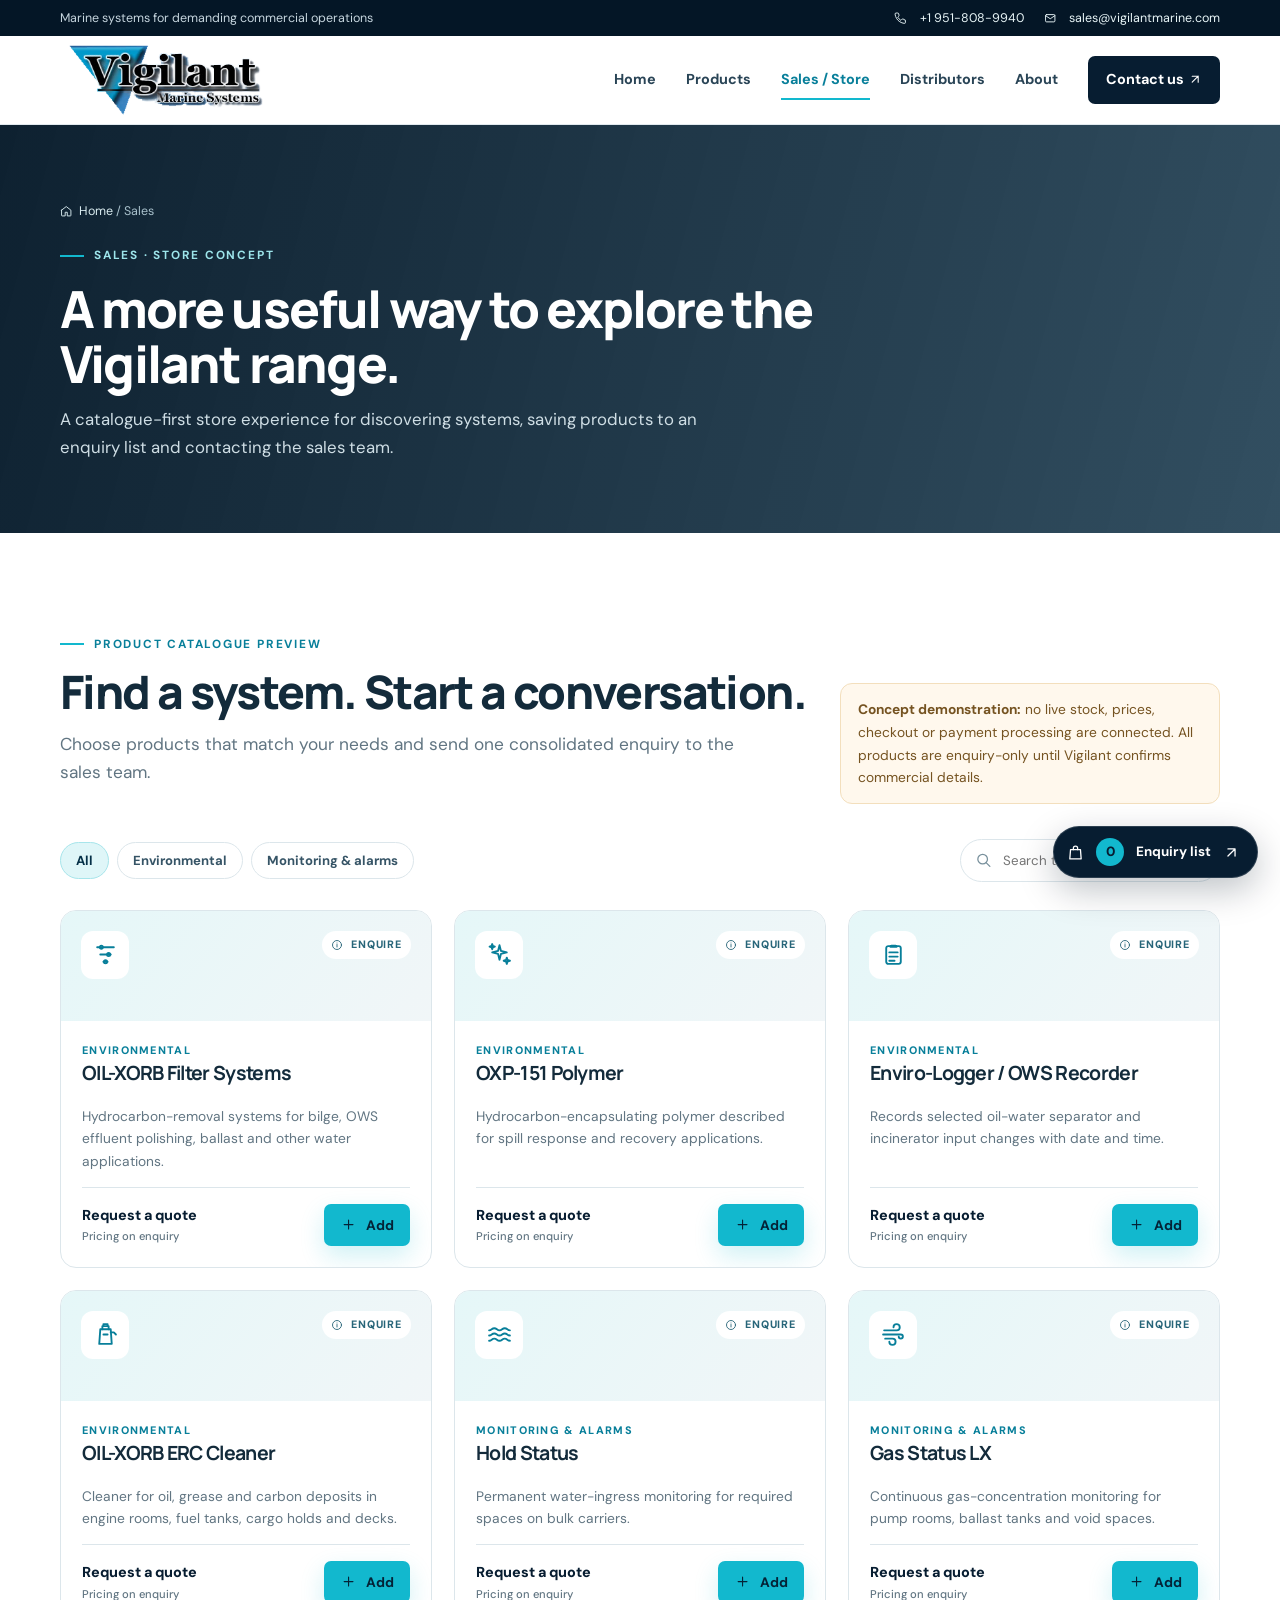
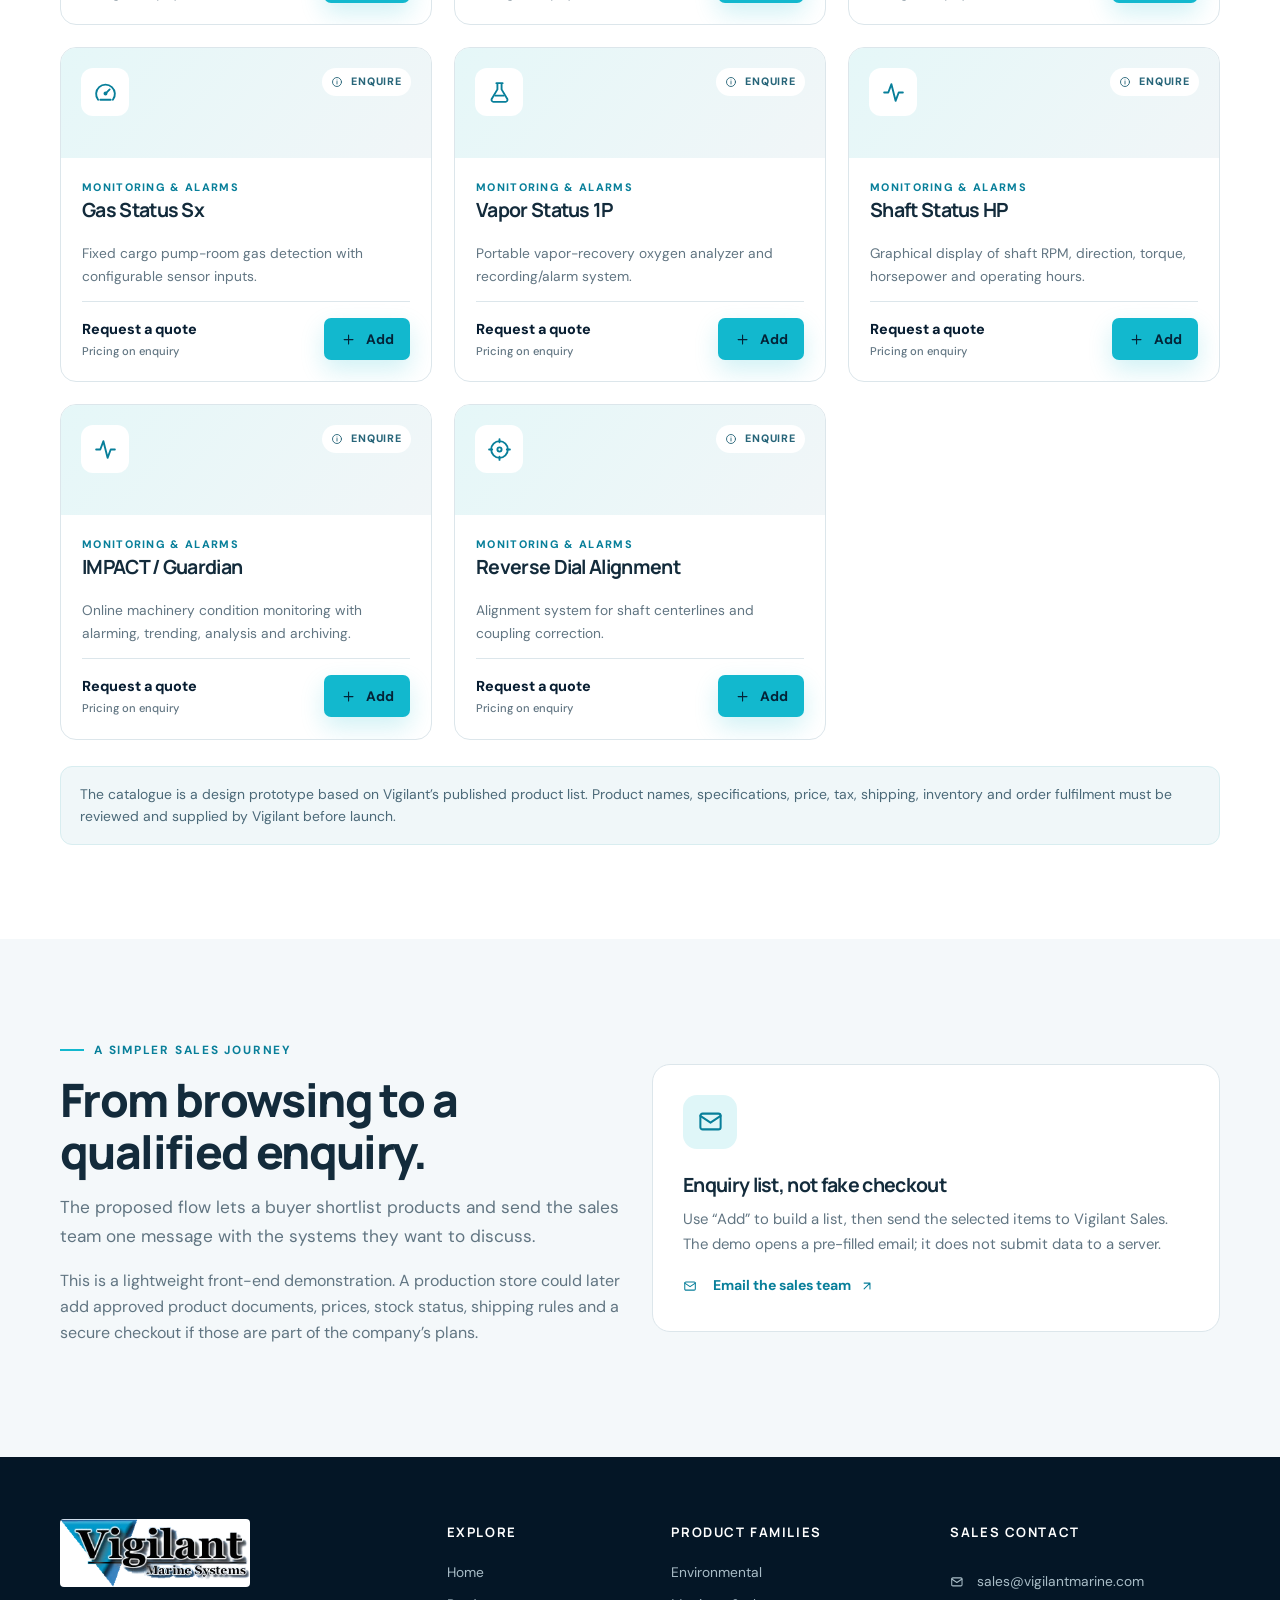
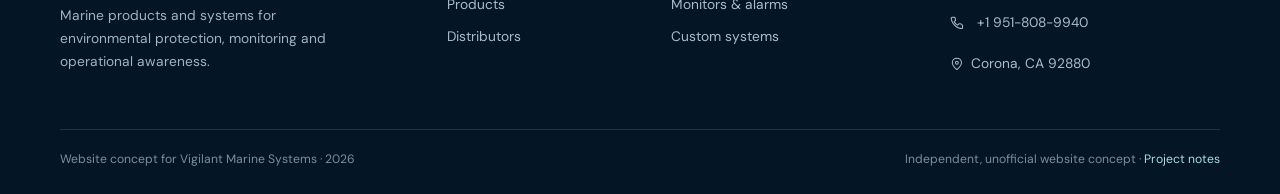
<file: sales.html>
<!doctype html>
<html lang="en"><head><meta charset="utf-8"/><meta content="width=device-width,initial-scale=1" name="viewport"/><meta content="A concept online product catalogue and enquiry-list experience for Vigilant Marine Systems." name="description"/><title>Sales &amp; Store Preview | Vigilant Marine Systems</title><link href="assets/img/favicon.svg" rel="icon" type="image/svg+xml"/><link href="assets/css/styles.css" rel="stylesheet"/></head><body>
<svg xmlns="http://www.w3.org/2000/svg" class="svg-sprite" aria-hidden="true" focusable="false">
<symbol id="menu" viewBox="0 0 24 24" fill="none" stroke="currentColor" stroke-width="1.8" stroke-linecap="round" stroke-linejoin="round"><path d="M4 7h16M4 12h16M4 17h16"/></symbol>
<symbol id="close" viewBox="0 0 24 24" fill="none" stroke="currentColor" stroke-width="1.8" stroke-linecap="round" stroke-linejoin="round"><path d="m18 6-12 12M6 6l12 12"/></symbol>
<symbol id="arrow-up-right" viewBox="0 0 24 24" fill="none" stroke="currentColor" stroke-width="1.8" stroke-linecap="round" stroke-linejoin="round"><path d="M7 17 17 7M7 7h10v10"/></symbol>
<symbol id="arrow-right" viewBox="0 0 24 24" fill="none" stroke="currentColor" stroke-width="1.8" stroke-linecap="round" stroke-linejoin="round"><path d="M4 12h15M13 6l6 6-6 6"/></symbol>
<symbol id="phone" viewBox="0 0 24 24" fill="none" stroke="currentColor" stroke-width="1.8" stroke-linecap="round" stroke-linejoin="round"><path d="M22 16.9v3a2 2 0 0 1-2.2 2 19.8 19.8 0 0 1-8.6-3.1 19.4 19.4 0 0 1-6-6A19.8 19.8 0 0 1 2.1 4.2 2 2 0 0 1 4.1 2h3a2 2 0 0 1 2 1.7l.5 2.8a2 2 0 0 1-.6 1.8L7.2 10a16 16 0 0 0 6 6l1.7-1.8a2 2 0 0 1 1.8-.6l2.8.5a2 2 0 0 1 1.7 1.8Z"/></symbol>
<symbol id="mail" viewBox="0 0 24 24" fill="none" stroke="currentColor" stroke-width="1.8" stroke-linecap="round" stroke-linejoin="round"><rect x="3" y="5" width="18" height="14" rx="2"/><path d="m3 7 9 6 9-6"/></symbol>
<symbol id="map-pin" viewBox="0 0 24 24" fill="none" stroke="currentColor" stroke-width="1.8" stroke-linecap="round" stroke-linejoin="round"><path d="M20 10c0 5-8 12-8 12S4 15 4 10a8 8 0 1 1 16 0Z"/><circle cx="12" cy="10" r="2.5"/></symbol>
<symbol id="clock" viewBox="0 0 24 24" fill="none" stroke="currentColor" stroke-width="1.8" stroke-linecap="round" stroke-linejoin="round"><circle cx="12" cy="12" r="9"/><path d="M12 7v5l3 2"/></symbol>
<symbol id="droplet" viewBox="0 0 24 24" fill="none" stroke="currentColor" stroke-width="1.8" stroke-linecap="round" stroke-linejoin="round"><path d="M12 22a7 7 0 0 0 7-7c0-4-7-13-7-13S5 11 5 15a7 7 0 0 0 7 7Z"/></symbol>
<symbol id="activity" viewBox="0 0 24 24" fill="none" stroke="currentColor" stroke-width="1.8" stroke-linecap="round" stroke-linejoin="round"><path d="M3 12h4l3-8 4 16 3-8h4"/></symbol>
<symbol id="settings" viewBox="0 0 24 24" fill="none" stroke="currentColor" stroke-width="1.8" stroke-linecap="round" stroke-linejoin="round"><path d="M12 8a4 4 0 1 0 0 8 4 4 0 0 0 0-8Z"/><path d="m19.4 15 .1.1 1.4 1.1-1.4 2.4-1.7-.6a8 8 0 0 1-1.7 1l-.3 1.8h-2.8l-.3-1.8a8 8 0 0 1-1.7-1l-1.7.6-1.4-2.4 1.4-1.1a8 8 0 0 1 0-2l-1.4-1.1 1.4-2.4 1.7.6a8 8 0 0 1 1.7-1l.3-1.8h2.8l.3 1.8a8 8 0 0 1 1.7 1l1.7-.6 1.4 2.4-1.4 1.1a8 8 0 0 1 0 2Z" transform="translate(-1 -1) scale(1.08)"/></symbol>
<symbol id="filter" viewBox="0 0 24 24" fill="none" stroke="currentColor" stroke-width="1.8" stroke-linecap="round" stroke-linejoin="round"><path d="M4 5h16M7 12h10m-7 7h4"/><circle cx="8" cy="5" r="1.5"/><circle cx="15" cy="12" r="1.5"/><circle cx="12" cy="19" r="1.5"/></symbol>
<symbol id="shield-check" viewBox="0 0 24 24" fill="none" stroke="currentColor" stroke-width="1.8" stroke-linecap="round" stroke-linejoin="round"><path d="M12 22s8-4 8-11V5l-8-3-8 3v6c0 7 8 11 8 11Z"/><path d="m9 12 2 2 4-4"/></symbol>
<symbol id="wrench" viewBox="0 0 24 24" fill="none" stroke="currentColor" stroke-width="1.8" stroke-linecap="round" stroke-linejoin="round"><path d="M14.7 6.3a5 5 0 0 0-6.4 6.4L3 18l3 3 5.3-5.3a5 5 0 0 0 6.4-6.4L14 12l-3-3Z"/><path d="m16 8 3-3"/></symbol>
<symbol id="compass" viewBox="0 0 24 24" fill="none" stroke="currentColor" stroke-width="1.8" stroke-linecap="round" stroke-linejoin="round"><circle cx="12" cy="12" r="9"/><path d="m15.5 8.5-2.2 4.8-4.8 2.2 2.2-4.8 4.8-2.2Z"/></symbol>
<symbol id="waves" viewBox="0 0 24 24" fill="none" stroke="currentColor" stroke-width="1.8" stroke-linecap="round" stroke-linejoin="round"><path d="M2 8c2.5 0 2.5-2 5-2s2.5 2 5 2 2.5-2 5-2 2.5 2 5 2M2 13c2.5 0 2.5-2 5-2s2.5 2 5 2 2.5-2 5-2 2.5 2 5 2M2 18c2.5 0 2.5-2 5-2s2.5 2 5 2 2.5-2 5-2 2.5 2 5 2"/></symbol>
<symbol id="leaf" viewBox="0 0 24 24" fill="none" stroke="currentColor" stroke-width="1.8" stroke-linecap="round" stroke-linejoin="round"><path d="M20 4c-8 0-14 3-14 10a6 6 0 0 0 6 6c7 0 10-6 8-16Z"/><path d="M4 21c3-5 7-8 13-11"/></symbol>
<symbol id="gauge" viewBox="0 0 24 24" fill="none" stroke="currentColor" stroke-width="1.8" stroke-linecap="round" stroke-linejoin="round"><path d="M4.9 19a9 9 0 1 1 14.2 0"/><path d="m12 13 4-4M7 19h10"/><circle cx="12" cy="13" r="1"/></symbol>
<symbol id="clipboard-list" viewBox="0 0 24 24" fill="none" stroke="currentColor" stroke-width="1.8" stroke-linecap="round" stroke-linejoin="round"><rect x="5" y="4" width="14" height="17" rx="2"/><path d="M9 4.5h6a1 1 0 0 0-1-1h-4a1 1 0 0 0-1 1ZM8 10h8M8 14h8M8 18h5"/></symbol>
<symbol id="sparkles" viewBox="0 0 24 24" fill="none" stroke="currentColor" stroke-width="1.8" stroke-linecap="round" stroke-linejoin="round"><path d="m12 3 1.4 5.6L19 10l-5.6 1.4L12 17l-1.4-5.6L5 10l5.6-1.4L12 3Z"/><path d="m19 15 .7 2.3L22 18l-2.3.7L19 21l-.7-2.3L16 18l2.3-.7L19 15ZM5 2l.6 1.8L7.5 4.5l-1.9.7L5 7l-.6-1.8-1.9-.7 1.9-.7L5 2Z"/></symbol>
<symbol id="spray-can" viewBox="0 0 24 24" fill="none" stroke="currentColor" stroke-width="1.8" stroke-linecap="round" stroke-linejoin="round"><path d="M7 7h10l1 14H6L7 7Z"/><path d="M9 7V4h6v3M10 4V2h4v2M17 10h3l2 2"/><path d="M10 12h4"/></symbol>
<symbol id="flask-conical" viewBox="0 0 24 24" fill="none" stroke="currentColor" stroke-width="1.8" stroke-linecap="round" stroke-linejoin="round"><path d="M9 3h6M10 3v6l-5.5 9.2A2 2 0 0 0 6.2 21h11.6a2 2 0 0 0 1.7-2.8L14 9V3"/><path d="M8 15h8"/></symbol>
<symbol id="crosshair" viewBox="0 0 24 24" fill="none" stroke="currentColor" stroke-width="1.8" stroke-linecap="round" stroke-linejoin="round"><circle cx="12" cy="12" r="8"/><circle cx="12" cy="12" r="2"/><path d="M12 2v3M12 19v3M2 12h3M19 12h3"/></symbol>
<symbol id="bell" viewBox="0 0 24 24" fill="none" stroke="currentColor" stroke-width="1.8" stroke-linecap="round" stroke-linejoin="round"><path d="M18 8a6 6 0 0 0-12 0c0 7-3 7-3 9h18c0-2-3-2-3-9M10 21h4"/></symbol>
<symbol id="thermometer" viewBox="0 0 24 24" fill="none" stroke="currentColor" stroke-width="1.8" stroke-linecap="round" stroke-linejoin="round"><path d="M14 14.8V5a3 3 0 0 0-6 0v9.8a5 5 0 1 0 6 0Z"/><path d="M11 11v7"/></symbol>
<symbol id="wind" viewBox="0 0 24 24" fill="none" stroke="currentColor" stroke-width="1.8" stroke-linecap="round" stroke-linejoin="round"><path d="M3 8h12a3 3 0 1 0-3-3M2 12h17a2 2 0 1 1-2 2M4 16h7a3 3 0 1 1-3 3"/></symbol>
<symbol id="users" viewBox="0 0 24 24" fill="none" stroke="currentColor" stroke-width="1.8" stroke-linecap="round" stroke-linejoin="round"><path d="M16 21v-2a4 4 0 0 0-4-4H8a4 4 0 0 0-4 4v2M10 11a4 4 0 1 0 0-8 4 4 0 0 0 0 8ZM20 21v-2a4 4 0 0 0-3-3.9M16 3.1a4 4 0 0 1 0 7.8"/></symbol>
<symbol id="search" viewBox="0 0 24 24" fill="none" stroke="currentColor" stroke-width="1.8" stroke-linecap="round" stroke-linejoin="round"><circle cx="10.8" cy="10.8" r="6.8"/><path d="m16 16 5 5"/></symbol>
<symbol id="shopping-bag" viewBox="0 0 24 24" fill="none" stroke="currentColor" stroke-width="1.8" stroke-linecap="round" stroke-linejoin="round"><path d="M5 8h14l1 13H4L5 8Z"/><path d="M9 8V6a3 3 0 0 1 6 0v2"/></symbol>
<symbol id="plus" viewBox="0 0 24 24" fill="none" stroke="currentColor" stroke-width="1.8" stroke-linecap="round" stroke-linejoin="round"><path d="M12 5v14M5 12h14"/></symbol>
<symbol id="check" viewBox="0 0 24 24" fill="none" stroke="currentColor" stroke-width="1.8" stroke-linecap="round" stroke-linejoin="round"><path d="m5 12 4 4L19 6"/></symbol>
<symbol id="info" viewBox="0 0 24 24" fill="none" stroke="currentColor" stroke-width="1.8" stroke-linecap="round" stroke-linejoin="round"><circle cx="12" cy="12" r="9"/><path d="M12 11v5M12 8h.01"/></symbol>
<symbol id="package" viewBox="0 0 24 24" fill="none" stroke="currentColor" stroke-width="1.8" stroke-linecap="round" stroke-linejoin="round"><path d="m12 3 9 5-9 5-9-5 9-5Z"/><path d="M3 8v9l9 5 9-5V8M12 13v9"/></symbol>
<symbol id="home" viewBox="0 0 24 24" fill="none" stroke="currentColor" stroke-width="1.8" stroke-linecap="round" stroke-linejoin="round"><path d="m3 10 9-7 9 7v10a1 1 0 0 1-1 1h-6v-7h-4v7H4a1 1 0 0 1-1-1V10Z"/></symbol>
</svg>

<div class="topline"><div class="container topline-inner"><div class="topline-left">Marine systems for demanding commercial operations</div><div class="topline-right"><a href="tel:+19518089940"><svg aria-hidden="true" class="icon icon-inline" focusable="false" viewBox="0 0 24 24"><use href="#phone"></use></svg>+1 951-808-9940</a><a href="mailto:sales@vigilantmarine.com"><svg aria-hidden="true" class="icon icon-inline" focusable="false" viewBox="0 0 24 24"><use href="#mail"></use></svg>sales@vigilantmarine.com</a></div></div></div>
<header class="site-header"><div class="container navbar"><a class="brand" href="index.html"><img alt="Vigilant Marine Systems" src="assets/img/vigilant-logo.png"/></a><button aria-expanded="false" aria-label="Open navigation" class="menu-toggle" type="button"><svg aria-hidden="true" class="icon icon-menu" focusable="false" viewBox="0 0 24 24"><use href="#menu"></use></svg></button><nav class="nav-links"><a href="index.html">Home</a><a href="products.html">Products</a><a class="active" href="sales.html">Sales / Store</a><a href="distributors.html">Distributors</a><a href="about.html">About</a><a class="nav-cta" href="contact.html">Contact us <svg aria-hidden="true" class="icon icon-cta-arrow" focusable="false" viewBox="0 0 24 24"><use href="#arrow-up-right"></use></svg></a></nav></div></header>
<main><section class="page-hero"><div class="container"><div class="breadcrumb"><a href="index.html"><svg aria-hidden="true" class="icon icon-inline" focusable="false" viewBox="0 0 24 24"><use href="#home"></use></svg>Home</a> / Sales</div><span class="eyebrow">Sales · Store concept</span><h1>A more useful way to explore the Vigilant range.</h1><p>A catalogue-first store experience for discovering systems, saving products to an enquiry list and contacting the sales team.</p></div></section>
<section class="section"><div class="container"><div class="store-intro"><div><span class="eyebrow">Product catalogue preview</span><h2>Find a system. Start a conversation.</h2><p class="lead">Choose products that match your needs and send one consolidated enquiry to the sales team.</p></div><div class="store-notice"><strong>Concept demonstration:</strong> no live stock, prices, checkout or payment processing are connected. All products are enquiry-only until Vigilant confirms commercial details.</div></div>
<div class="filter-bar"><div class="filter-chips"><button class="filter-chip is-active" data-store-filter="all">All</button><button class="filter-chip" data-store-filter="environmental">Environmental</button><button class="filter-chip" data-store-filter="monitoring">Monitoring &amp; alarms</button></div><label class="search-field"><svg aria-hidden="true" class="icon icon-search" focusable="false" viewBox="0 0 24 24"><use href="#search"></use></svg><input aria-label="Search store products" id="store-search" placeholder="Search the catalogue…" type="search"/></label></div>
<div class="grid-3" id="store-grid">
<article class="store-card" data-category="environmental" data-product="OIL-XORB Filter Systems"><div class="store-card-top"><div class="product-symbol"><svg aria-hidden="true" class="icon icon-product" focusable="false" viewBox="0 0 24 24"><use href="#filter"></use></svg></div><span class="status-tag"><svg aria-hidden="true" class="icon icon-status" focusable="false" viewBox="0 0 24 24"><use href="#info"></use></svg>Enquire</span></div><div class="store-card-body"><span class="product-kicker">Environmental</span><h3>OIL-XORB Filter Systems</h3><p>Hydrocarbon-removal systems for bilge, OWS effluent polishing, ballast and other water applications.</p><div class="store-card-bottom"><div class="price-label">Request a quote<small>Pricing on enquiry</small></div><button class="btn btn-primary btn-small add-enquiry"><svg aria-hidden="true" class="icon" focusable="false" viewBox="0 0 24 24"><use href="#plus"></use></svg><span>Add</span></button></div></div></article>
<article class="store-card" data-category="environmental" data-product="OXP-151 Hydrocarbon Encapsulating Polymer"><div class="store-card-top"><div class="product-symbol"><svg aria-hidden="true" class="icon icon-product" focusable="false" viewBox="0 0 24 24"><use href="#sparkles"></use></svg></div><span class="status-tag"><svg aria-hidden="true" class="icon icon-status" focusable="false" viewBox="0 0 24 24"><use href="#info"></use></svg>Enquire</span></div><div class="store-card-body"><span class="product-kicker">Environmental</span><h3>OXP-151 Polymer</h3><p>Hydrocarbon-encapsulating polymer described for spill response and recovery applications.</p><div class="store-card-bottom"><div class="price-label">Request a quote<small>Pricing on enquiry</small></div><button class="btn btn-primary btn-small add-enquiry"><svg aria-hidden="true" class="icon" focusable="false" viewBox="0 0 24 24"><use href="#plus"></use></svg><span>Add</span></button></div></div></article>
<article class="store-card" data-category="environmental" data-product="Enviro-Logger / OWS Recorder"><div class="store-card-top"><div class="product-symbol"><svg aria-hidden="true" class="icon icon-product" focusable="false" viewBox="0 0 24 24"><use href="#clipboard-list"></use></svg></div><span class="status-tag"><svg aria-hidden="true" class="icon icon-status" focusable="false" viewBox="0 0 24 24"><use href="#info"></use></svg>Enquire</span></div><div class="store-card-body"><span class="product-kicker">Environmental</span><h3>Enviro-Logger / OWS Recorder</h3><p>Records selected oil-water separator and incinerator input changes with date and time.</p><div class="store-card-bottom"><div class="price-label">Request a quote<small>Pricing on enquiry</small></div><button class="btn btn-primary btn-small add-enquiry"><svg aria-hidden="true" class="icon" focusable="false" viewBox="0 0 24 24"><use href="#plus"></use></svg><span>Add</span></button></div></div></article>
<article class="store-card" data-category="environmental" data-product="OIL-XORB ERC Cleaner"><div class="store-card-top"><div class="product-symbol"><svg aria-hidden="true" class="icon icon-product" focusable="false" viewBox="0 0 24 24"><use href="#spray-can"></use></svg></div><span class="status-tag"><svg aria-hidden="true" class="icon icon-status" focusable="false" viewBox="0 0 24 24"><use href="#info"></use></svg>Enquire</span></div><div class="store-card-body"><span class="product-kicker">Environmental</span><h3>OIL-XORB ERC Cleaner</h3><p>Cleaner for oil, grease and carbon deposits in engine rooms, fuel tanks, cargo holds and decks.</p><div class="store-card-bottom"><div class="price-label">Request a quote<small>Pricing on enquiry</small></div><button class="btn btn-primary btn-small add-enquiry"><svg aria-hidden="true" class="icon" focusable="false" viewBox="0 0 24 24"><use href="#plus"></use></svg><span>Add</span></button></div></div></article>
<article class="store-card" data-category="monitoring" data-product="Hold Status Water Ingress Detection"><div class="store-card-top"><div class="product-symbol"><svg aria-hidden="true" class="icon icon-product" focusable="false" viewBox="0 0 24 24"><use href="#waves"></use></svg></div><span class="status-tag"><svg aria-hidden="true" class="icon icon-status" focusable="false" viewBox="0 0 24 24"><use href="#info"></use></svg>Enquire</span></div><div class="store-card-body"><span class="product-kicker">Monitoring &amp; alarms</span><h3>Hold Status</h3><p>Permanent water-ingress monitoring for required spaces on bulk carriers.</p><div class="store-card-bottom"><div class="price-label">Request a quote<small>Pricing on enquiry</small></div><button class="btn btn-primary btn-small add-enquiry"><svg aria-hidden="true" class="icon" focusable="false" viewBox="0 0 24 24"><use href="#plus"></use></svg><span>Add</span></button></div></div></article>
<article class="store-card" data-category="monitoring" data-product="Gas Status LX"><div class="store-card-top"><div class="product-symbol"><svg aria-hidden="true" class="icon icon-product" focusable="false" viewBox="0 0 24 24"><use href="#wind"></use></svg></div><span class="status-tag"><svg aria-hidden="true" class="icon icon-status" focusable="false" viewBox="0 0 24 24"><use href="#info"></use></svg>Enquire</span></div><div class="store-card-body"><span class="product-kicker">Monitoring &amp; alarms</span><h3>Gas Status LX</h3><p>Continuous gas-concentration monitoring for pump rooms, ballast tanks and void spaces.</p><div class="store-card-bottom"><div class="price-label">Request a quote<small>Pricing on enquiry</small></div><button class="btn btn-primary btn-small add-enquiry"><svg aria-hidden="true" class="icon" focusable="false" viewBox="0 0 24 24"><use href="#plus"></use></svg><span>Add</span></button></div></div></article>
<article class="store-card" data-category="monitoring" data-product="Gas Status Sx"><div class="store-card-top"><div class="product-symbol"><svg aria-hidden="true" class="icon icon-product" focusable="false" viewBox="0 0 24 24"><use href="#gauge"></use></svg></div><span class="status-tag"><svg aria-hidden="true" class="icon icon-status" focusable="false" viewBox="0 0 24 24"><use href="#info"></use></svg>Enquire</span></div><div class="store-card-body"><span class="product-kicker">Monitoring &amp; alarms</span><h3>Gas Status Sx</h3><p>Fixed cargo pump-room gas detection with configurable sensor inputs.</p><div class="store-card-bottom"><div class="price-label">Request a quote<small>Pricing on enquiry</small></div><button class="btn btn-primary btn-small add-enquiry"><svg aria-hidden="true" class="icon" focusable="false" viewBox="0 0 24 24"><use href="#plus"></use></svg><span>Add</span></button></div></div></article>
<article class="store-card" data-category="monitoring" data-product="Vapor Status 1P O2 Analyzer"><div class="store-card-top"><div class="product-symbol"><svg aria-hidden="true" class="icon icon-product" focusable="false" viewBox="0 0 24 24"><use href="#flask-conical"></use></svg></div><span class="status-tag"><svg aria-hidden="true" class="icon icon-status" focusable="false" viewBox="0 0 24 24"><use href="#info"></use></svg>Enquire</span></div><div class="store-card-body"><span class="product-kicker">Monitoring &amp; alarms</span><h3>Vapor Status 1P</h3><p>Portable vapor-recovery oxygen analyzer and recording/alarm system.</p><div class="store-card-bottom"><div class="price-label">Request a quote<small>Pricing on enquiry</small></div><button class="btn btn-primary btn-small add-enquiry"><svg aria-hidden="true" class="icon" focusable="false" viewBox="0 0 24 24"><use href="#plus"></use></svg><span>Add</span></button></div></div></article>
<article class="store-card" data-category="monitoring" data-product="Shaft Status HP"><div class="store-card-top"><div class="product-symbol"><svg aria-hidden="true" class="icon icon-product" focusable="false" viewBox="0 0 24 24"><use href="#activity"></use></svg></div><span class="status-tag"><svg aria-hidden="true" class="icon icon-status" focusable="false" viewBox="0 0 24 24"><use href="#info"></use></svg>Enquire</span></div><div class="store-card-body"><span class="product-kicker">Monitoring &amp; alarms</span><h3>Shaft Status HP</h3><p>Graphical display of shaft RPM, direction, torque, horsepower and operating hours.</p><div class="store-card-bottom"><div class="price-label">Request a quote<small>Pricing on enquiry</small></div><button class="btn btn-primary btn-small add-enquiry"><svg aria-hidden="true" class="icon" focusable="false" viewBox="0 0 24 24"><use href="#plus"></use></svg><span>Add</span></button></div></div></article>
<article class="store-card" data-category="monitoring" data-product="IMPACT / Guardian"><div class="store-card-top"><div class="product-symbol"><svg aria-hidden="true" class="icon icon-product" focusable="false" viewBox="0 0 24 24"><use href="#activity"></use></svg></div><span class="status-tag"><svg aria-hidden="true" class="icon icon-status" focusable="false" viewBox="0 0 24 24"><use href="#info"></use></svg>Enquire</span></div><div class="store-card-body"><span class="product-kicker">Monitoring &amp; alarms</span><h3>IMPACT / Guardian</h3><p>Online machinery condition monitoring with alarming, trending, analysis and archiving.</p><div class="store-card-bottom"><div class="price-label">Request a quote<small>Pricing on enquiry</small></div><button class="btn btn-primary btn-small add-enquiry"><svg aria-hidden="true" class="icon" focusable="false" viewBox="0 0 24 24"><use href="#plus"></use></svg><span>Add</span></button></div></div></article>
<article class="store-card" data-category="monitoring" data-product="Reverse Dial Indicator Alignment System"><div class="store-card-top"><div class="product-symbol"><svg aria-hidden="true" class="icon icon-product" focusable="false" viewBox="0 0 24 24"><use href="#crosshair"></use></svg></div><span class="status-tag"><svg aria-hidden="true" class="icon icon-status" focusable="false" viewBox="0 0 24 24"><use href="#info"></use></svg>Enquire</span></div><div class="store-card-body"><span class="product-kicker">Monitoring &amp; alarms</span><h3>Reverse Dial Alignment</h3><p>Alignment system for shaft centerlines and coupling correction.</p><div class="store-card-bottom"><div class="price-label">Request a quote<small>Pricing on enquiry</small></div><button class="btn btn-primary btn-small add-enquiry"><svg aria-hidden="true" class="icon" focusable="false" viewBox="0 0 24 24"><use href="#plus"></use></svg><span>Add</span></button></div></div></article>
</div><div class="note-strip">The catalogue is a design prototype based on Vigilant’s published product list. Product names, specifications, price, tax, shipping, inventory and order fulfilment must be reviewed and supplied by Vigilant before launch.</div></div></section>
<section class="section section--soft"><div class="container grid-2" style="align-items:center"><div><span class="eyebrow">A simpler sales journey</span><h2 style="margin:14px 0 16px">From browsing to a qualified enquiry.</h2><p class="lead">The proposed flow lets a buyer shortlist products and send the sales team one message with the systems they want to discuss.</p><p style="color:var(--muted)">This is a lightweight front-end demonstration. A production store could later add approved product documents, prices, stock status, shipping rules and a secure checkout if those are part of the company’s plans.</p></div><div class="solution-card"><div class="solution-icon"><svg aria-hidden="true" class="icon icon-card" focusable="false" viewBox="0 0 24 24"><use href="#mail"></use></svg></div><h3>Enquiry list, not fake checkout</h3><p>Use “Add” to build a list, then send the selected items to Vigilant Sales. The demo opens a pre-filled email; it does not submit data to a server.</p><a class="text-link" href="mailto:sales@vigilantmarine.com"><svg aria-hidden="true" class="icon icon-inline" focusable="false" viewBox="0 0 24 24"><use href="#mail"></use></svg>Email the sales team<svg aria-hidden="true" class="icon icon-link-arrow" focusable="false" viewBox="0 0 24 24"><use href="#arrow-up-right"></use></svg></a></div></div></section></main>
<a aria-label="Open your product enquiry list" class="enquiry-dock" href="#" id="enquiry-dock"><svg aria-hidden="true" class="icon icon-dock" focusable="false" viewBox="0 0 24 24"><use href="#shopping-bag"></use></svg><span class="count" data-enquiry-count="">0</span><span>Enquiry list</span><svg aria-hidden="true" class="icon icon-dock-arrow" focusable="false" viewBox="0 0 24 24"><use href="#arrow-up-right"></use></svg></a><div aria-live="polite" class="toast" role="status"></div>
<footer class="site-footer"><div class="container"><div class="footer-grid"><div class="footer-brand"><img alt="Vigilant Marine Systems" src="assets/img/vigilant-logo.png"/><p>Marine products and systems for environmental protection, monitoring and operational awareness.</p></div><div class="footer-col"><h4>Explore</h4><a href="index.html">Home</a><a href="products.html">Products</a><a href="distributors.html">Distributors</a></div><div class="footer-col"><h4>Product families</h4><a href="products.html#environmental">Environmental</a><a href="products.html#monitoring">Monitors &amp; alarms</a><a href="contact.html">Custom systems</a></div><div class="footer-col"><h4>Sales contact</h4><a href="mailto:sales@vigilantmarine.com"><svg aria-hidden="true" class="icon icon-inline" focusable="false" viewBox="0 0 24 24"><use href="#mail"></use></svg>sales@vigilantmarine.com</a><a href="tel:+19518089940"><svg aria-hidden="true" class="icon icon-inline" focusable="false" viewBox="0 0 24 24"><use href="#phone"></use></svg>+1 951-808-9940</a><a href="contact.html"><svg aria-hidden="true" class="icon icon-inline" focusable="false" viewBox="0 0 24 24"><use href="#map-pin"></use></svg>Corona, CA 92880</a></div></div><div class="footer-bottom"><span>Website concept for Vigilant Marine Systems · <span data-year=""></span></span><span>Independent, unofficial website concept · <a href="README.md">Project notes</a></span></div></div></footer><script src="assets/js/main.js"></script></body></html>
</file>
<file: assets/css/styles.css>
@import url('https://fonts.googleapis.com/css2?family=DM+Sans:wght@400;500;600;700&family=Manrope:wght@400;500;600;700;800&display=swap');

:root {
  --navy: #071d31;
  --navy-2: #0b2b45;
  --navy-3: #123d59;
  --blue: #087f9a;
  --cyan: #12b8ce;
  --cyan-soft: #dff6f8;
  --ink: #132b3b;
  --muted: #617582;
  --line: #dce6eb;
  --paper: #f4f8fa;
  --white: #fff;
  --signal: #eaa64b;
  --shadow: 0 22px 60px rgba(5, 32, 52, .12);
  --radius: 18px;
  --container: 1160px;
}

* { box-sizing: border-box; }
html { scroll-behavior: smooth; scroll-padding-top: 108px; }
body { margin: 0; background: var(--white); color: var(--ink); font-family: 'DM Sans', Arial, sans-serif; line-height: 1.65; -webkit-font-smoothing: antialiased; }
body, button, input, textarea, select { font-family: 'DM Sans', Arial, sans-serif; }
a { color: inherit; text-decoration: none; }
button { cursor: pointer; }
img { max-width: 100%; display: block; }
.container { width: min(var(--container), calc(100% - 44px)); margin-inline: auto; }
.eyebrow { display: inline-flex; align-items: center; gap: 10px; color: var(--blue); font-weight: 700; font-size: .74rem; letter-spacing: .15em; text-transform: uppercase; }
.eyebrow::before { content: ''; display: inline-block; width: 24px; height: 2px; background: var(--cyan); }
.display, h1, h2, h3, h4 { font-family: 'Manrope', 'DM Sans', Arial, sans-serif; letter-spacing: -.035em; }
h1, h2, h3, h4, p { margin-top: 0; }
h1 { font-size: clamp(2.55rem, 5.2vw, 4.7rem); line-height: 1.06; font-weight: 800; }
h2 { font-size: clamp(2rem, 3.6vw, 3.15rem); line-height: 1.12; font-weight: 800; }
h3 { font-size: 1.22rem; line-height: 1.3; }
.lead { color: var(--muted); font-size: 1.08rem; max-width: 680px; }
.section { padding: 94px 0; }
.section--soft { background: var(--paper); }
.section-head { max-width: 720px; margin-bottom: 42px; }
.section-head h2 { margin: 14px 0 16px; }
.section-head p { color: var(--muted); margin-bottom: 0; }
.text-link { color: var(--blue); font-weight: 700; display: inline-flex; gap: 9px; align-items: center; }
.text-link .icon-link-arrow { transition: transform .2s ease; }
.text-link:hover .icon-link-arrow { transform: translate(3px, -3px); }

/* Header */
.topline { background: #041626; color: #c6d5de; font-size: .78rem; }
.topline-inner { min-height: 36px; display: flex; justify-content: space-between; align-items: center; gap: 18px; }
.topline a { color: #e8f5f7; }
.topline-right { display: flex; gap: 20px; }
.site-header { position: sticky; top: 0; z-index: 100; background: rgba(255,255,255,.96); border-bottom: 1px solid rgba(220,230,235,.85); backdrop-filter: blur(14px); transition: box-shadow .25s ease; }
.site-header.is-scrolled { box-shadow: 0 8px 28px rgba(4,31,50,.09); }
.navbar { min-height: 88px; display: flex; align-items: center; justify-content: space-between; gap: 30px; }
.brand { display: flex; align-items: center; min-width: 190px; }
.brand img { width: 212px; height: auto; max-height: 70px; object-fit: contain; }
.nav-links { display: flex; align-items: center; gap: clamp(16px, 2.5vw, 30px); font-size: .9rem; font-weight: 700; color: #294456; }
.nav-links a { position: relative; padding: 12px 0; transition: color .2s ease; }
.nav-links a:hover, .nav-links a.active { color: var(--blue); }
.nav-links a.active::after { content: ''; height: 2px; background: var(--cyan); position: absolute; bottom: 4px; left: 0; right: 0; }
.nav-cta { background: var(--navy); color: #fff !important; padding: 12px 18px !important; border-radius: 7px; transition: background .2s ease, transform .2s ease; }
.nav-cta:hover { background: var(--blue); transform: translateY(-2px); }
.nav-cta::after { display: none; }
.menu-toggle { display: none; border: 1px solid var(--line); background: #fff; color: var(--navy); border-radius: 9px; width: 46px; height: 42px; }
.icon { width: 1.1em; height: 1.1em; display: inline-block; flex: 0 0 auto; vertical-align: -0.18em; fill: none; stroke: currentColor; stroke-width: 1.8; stroke-linecap: round; stroke-linejoin: round; }
.icon-inline { width: 1em; height: 1em; margin-right: 7px; }
.icon-cta-arrow, .icon-link-arrow { width: 1em; height: 1em; }
.icon-menu { width: 21px; height: 21px; }
.icon-feature { width: 20px; height: 20px; }
.icon-proof { width: 25px; height: 25px; }
.icon-card { width: 27px; height: 27px; }
.icon-product { width: 25px; height: 25px; }
.icon-check { width: 18px; height: 18px; }
.icon-search { position: absolute; left: 15px; top: 50%; transform: translateY(-50%); width: 17px; height: 17px; color: #78909c; pointer-events: none; }
.icon-status { width: 12px; height: 12px; margin-right: 5px; }

/* Buttons */
.btn { display: inline-flex; justify-content: center; align-items: center; gap: 10px; min-height: 50px; padding: 0 21px; border-radius: 7px; border: 1px solid transparent; font-weight: 700; font-size: .92rem; transition: transform .2s ease, box-shadow .2s ease, background .2s ease; }
.btn:hover { transform: translateY(-2px); }
.btn-primary { background: var(--cyan); color: #042337; box-shadow: 0 10px 25px rgba(18,184,206,.2); }
.btn-primary:hover { background: #35c8d9; box-shadow: 0 13px 28px rgba(18,184,206,.26); }
.btn-light { background: #fff; color: var(--navy); }
.btn-outline { border-color: rgba(255,255,255,.45); color: #fff; background: rgba(255,255,255,.06); }
.btn-outline-dark { border-color: #b9cbd3; color: var(--navy); background: transparent; }
.btn-outline-dark:hover { background: var(--cyan-soft); border-color: var(--cyan); }
.btn-small { min-height: 42px; padding-inline: 15px; font-size: .86rem; }

/* Home hero */
.hero { position: relative; overflow: hidden; isolation: isolate; color: #fff; background: var(--navy); min-height: 660px; display: flex; align-items: center; }
.hero::before { content: ''; position: absolute; inset: 0; z-index: -2; background-image: linear-gradient(90deg, rgba(4,22,38,.96) 0%, rgba(4,27,46,.86) 45%, rgba(4,29,47,.35) 100%), url('https://images.unsplash.com/photo-1724597500306-a4cbb7d1324e?auto=format&fit=crop&w=2200&q=85'); background-size: cover; background-position: center 44%; transform: scale(1.025); animation: heroZoom 16s ease-in-out infinite alternate; }
.hero::after { content: ''; position: absolute; z-index: -1; width: 680px; height: 680px; border: 1px solid rgba(18,184,206,.22); border-radius: 50%; right: -180px; top: -190px; box-shadow: 0 0 0 48px rgba(18,184,206,.035), 0 0 0 96px rgba(18,184,206,.025); }
.hero-inner { display: grid; grid-template-columns: minmax(0, 1.3fr) minmax(260px, .7fr); align-items: end; gap: 65px; padding: 100px 0 94px; }
.hero-copy { max-width: 760px; }
.hero .eyebrow { color: #a9e9ef; }
.hero h1 { max-width: 790px; margin: 24px 0 23px; }
.hero h1 span { color: var(--cyan); }
.hero-copy > p { color: #d2e0e7; font-size: 1.1rem; max-width: 630px; margin-bottom: 31px; }
.hero-actions { display: flex; flex-wrap: wrap; gap: 13px; }
.hero-panel { border: 1px solid rgba(255,255,255,.21); border-radius: 15px; padding: 25px; background: rgba(6,33,54,.62); backdrop-filter: blur(12px); box-shadow: 0 20px 70px rgba(0,0,0,.22); animation: float 7s ease-in-out infinite; }
.hero-panel-label { color: #9edce4; font-size: .72rem; letter-spacing: .16em; font-weight: 700; text-transform: uppercase; }
.hero-panel h3 { font-size: 1.28rem; margin: 13px 0 17px; }
.hero-panel-row { display: flex; gap: 14px; padding: 14px 0; border-top: 1px solid rgba(255,255,255,.15); }
.hero-panel-row strong { color: #fff; display: block; font-family: 'Manrope'; font-size: 1.2rem; }
.hero-panel-row span { color: #b8cbd5; display: block; font-size: .8rem; }
.hero-mark { width: 38px; height: 38px; flex: 0 0 38px; display: grid; place-items: center; border: 1px solid rgba(18,184,206,.55); color: var(--cyan); border-radius: 10px; }
.hero-scroll { position: absolute; bottom: 24px; left: 50%; transform: translateX(-50%); color: #bad0db; font-size: .72rem; letter-spacing: .15em; text-transform: uppercase; display: flex; align-items: center; gap: 10px; }
.hero-scroll::before { content: ''; width: 30px; height: 1px; background: var(--cyan); }

/* Slim ribbon */
.proof-ribbon { background: var(--navy-2); color: #e5f1f4; }
.proof-grid { display: grid; grid-template-columns: repeat(4,1fr); }
.proof-item { min-height: 108px; padding: 23px 26px; display: flex; align-items: center; gap: 15px; border-right: 1px solid rgba(255,255,255,.13); }
.proof-item:first-child { border-left: 1px solid rgba(255,255,255,.13); }
.proof-icon { color: var(--cyan); display: grid; place-items: center; }
.proof-item strong { display: block; font-size: .92rem; }
.proof-item span { display: block; color: #a9c0cc; font-size: .77rem; }

/* Cards and grids */
.grid-3 { display: grid; grid-template-columns: repeat(3,1fr); gap: 22px; }
.grid-2 { display: grid; grid-template-columns: repeat(2,1fr); gap: 24px; }
.solution-card { position: relative; padding: 30px; background: #fff; border: 1px solid var(--line); border-radius: var(--radius); transition: transform .25s ease, box-shadow .25s ease, border-color .25s ease; overflow: hidden; }
.solution-card:hover { transform: translateY(-5px); box-shadow: var(--shadow); border-color: #b6e6eb; }
.solution-icon { width: 54px; height: 54px; border-radius: 14px; display: grid; place-items: center; background: var(--cyan-soft); color: var(--blue); margin-bottom: 23px; }
.solution-card h3 { margin-bottom: 10px; }
.solution-card p { color: var(--muted); font-size: .93rem; margin-bottom: 18px; }
.solution-card .text-link { font-size: .88rem; }
.feature-band { display: grid; grid-template-columns: 1fr 1fr; min-height: 520px; border-radius: 22px; overflow: hidden; background: var(--navy); color: #fff; box-shadow: var(--shadow); }
.feature-image { min-height: 390px; background: linear-gradient(0deg,rgba(3,27,45,.18),rgba(3,27,45,.05)), url('https://images.unsplash.com/photo-1530890448995-4d82724f702c?auto=format&fit=crop&w=1400&q=85') center/cover; }
.feature-copy { align-self: center; padding: clamp(32px,5vw,70px); }
.feature-copy .eyebrow { color: #a9e9ef; }
.feature-copy h2 { margin: 17px 0; }
.feature-copy p { color: #c5d5dd; }
.feature-points { display: grid; gap: 10px; margin: 25px 0 30px; }
.feature-points span { display: flex; align-items: center; gap: 11px; color: #e6f2f4; font-size: .92rem; }
.feature-points b { color: var(--cyan); display: grid; place-items: center; }
.quote-panel { background: #eaf5f7; border-left: 4px solid var(--cyan); padding: 30px 34px; border-radius: 0 14px 14px 0; }
.quote-panel blockquote { margin: 0 0 13px; color: var(--navy); font-family: 'Manrope'; font-size: 1.25rem; line-height: 1.45; font-weight: 700; }
.quote-panel cite { color: var(--muted); font-size: .84rem; font-style: normal; }
.cta-section { background: radial-gradient(circle at 85% 20%, rgba(18,184,206,.18), transparent 31%), var(--navy); color: #fff; padding: 76px 0; }
.cta-inner { display: flex; justify-content: space-between; align-items: center; gap: 35px; }
.cta-inner h2 { max-width: 650px; margin: 12px 0 0; }
.cta-inner p { color: #b6cbd5; margin: 10px 0 0; }

/* Inner page hero */
.page-hero { padding: 76px 0 72px; color: #fff; background: linear-gradient(105deg, rgba(4,24,40,.96), rgba(5,40,62,.82)), url('https://images.unsplash.com/photo-1724597500306-a4cbb7d1324e?auto=format&fit=crop&w=1800&q=80') center 40%/cover; }
.page-hero h1 { font-size: clamp(2.4rem, 4vw, 3.8rem); margin: 16px 0; max-width: 780px; }
.page-hero p { color: #cfdee5; max-width: 670px; margin-bottom: 0; font-size: 1.05rem; }
.page-hero .eyebrow { color: #9de5eb; }
.breadcrumb { font-size: .78rem; color: #a9c1cc; margin-bottom: 17px; }
.breadcrumb a { color: #d9ebef; }

/* Product page */
.filter-bar { display: flex; flex-wrap: wrap; align-items: center; justify-content: space-between; gap: 15px; margin-bottom: 28px; }
.filter-chips { display: flex; flex-wrap: wrap; gap: 8px; }
.filter-chip { border: 1px solid var(--line); border-radius: 99px; padding: 9px 15px; color: #365466; background: #fff; font-size: .82rem; font-weight: 700; }
.filter-chip.is-active, .filter-chip:hover { color: #053047; background: var(--cyan-soft); border-color: #a7e5eb; }
.search-field { position: relative; min-width: min(100%, 260px); }
.search-field input { width: 100%; border: 1px solid var(--line); border-radius: 99px; padding: 12px 16px 12px 42px; outline: none; background: #fff; color: var(--ink); }

.product-card { border: 1px solid var(--line); border-radius: 15px; background: #fff; padding: 24px; display: flex; flex-direction: column; min-height: 275px; transition: transform .25s ease, box-shadow .25s ease; }
.product-card:hover { transform: translateY(-4px); box-shadow: var(--shadow); }
.product-symbol { width: 48px; height: 48px; border-radius: 12px; display: grid; place-items: center; background: var(--cyan-soft); color: var(--blue); margin-bottom: 17px; }
.product-kicker { color: var(--blue); text-transform: uppercase; letter-spacing: .12em; font-size: .68rem; font-weight: 800; }
.product-card h3 { margin: 9px 0; }
.product-card p { color: var(--muted); font-size: .89rem; margin-bottom: 22px; }
.product-card .text-link { margin-top: auto; }
.product-card[hidden] { display: none; }
.note-strip { border-radius: 12px; background: #f0f7f9; border: 1px solid #d8edf0; color: #4b6978; padding: 16px 19px; font-size: .87rem; margin-top: 26px; }

/* Store */
.store-intro { display: flex; align-items: flex-end; justify-content: space-between; gap: 30px; margin-bottom: 35px; }
.store-intro h2 { margin: 12px 0; }
.store-notice { background: #fff8ed; border: 1px solid #f3dfbd; border-radius: 12px; color: #755321; padding: 14px 17px; font-size: .86rem; max-width: 380px; }
.store-card { position: relative; padding: 0; overflow: hidden; border: 1px solid var(--line); border-radius: 16px; background: #fff; display: flex; flex-direction: column; transition: transform .25s, box-shadow .25s; }
.store-card:hover { transform: translateY(-4px); box-shadow: var(--shadow); }
.store-card[hidden] { display: none; }
.store-card-top { height: 110px; padding: 20px; display: flex; align-items: flex-start; justify-content: space-between; background: linear-gradient(130deg, #e5f7f8, #f1f6f8); }
.store-card-top .product-symbol { margin: 0; background: #fff; }
.status-tag { background: #fff; color: #276579; padding: 5px 9px; font-size: .67rem; text-transform: uppercase; letter-spacing: .08em; font-weight: 800; border-radius: 99px; }
.store-card-body { padding: 21px; display: flex; flex-direction: column; flex: 1; }
.store-card-body p { font-size: .86rem; color: var(--muted); }
.store-card-bottom { margin-top: auto; display: flex; justify-content: space-between; align-items: center; gap: 12px; border-top: 1px solid var(--line); padding-top: 16px; }
.price-label { font-weight: 800; color: var(--navy); font-size: .9rem; }
.price-label small { display: block; font-weight: 500; color: var(--muted); font-size: .7rem; }
.enquiry-dock { position: fixed; z-index: 80; bottom: 22px; right: 22px; background: var(--navy); color: #fff; border: 1px solid rgba(255,255,255,.15); box-shadow: 0 12px 35px rgba(2,20,35,.25); border-radius: 99px; display: flex; align-items: center; gap: 12px; padding: 11px 17px 11px 13px; font-size: .84rem; font-weight: 700; }
.enquiry-dock .count { display: grid; place-items: center; width: 28px; height: 28px; border-radius: 50%; background: var(--cyan); color: var(--navy); font-weight: 800; }
.toast { position: fixed; z-index: 120; left: 50%; bottom: 28px; transform: translate(-50%, 20px); background: #08253d; color: #fff; padding: 12px 18px; border-radius: 9px; opacity: 0; pointer-events: none; transition: .25s ease; box-shadow: var(--shadow); font-size: .88rem; }
.toast.show { opacity: 1; transform: translate(-50%,0); }

/* About / distributor / contact */
.history-row { display: grid; grid-template-columns: 130px 1fr; gap: 30px; padding: 27px 0; border-bottom: 1px solid var(--line); }
.history-year { color: var(--blue); font-family: 'Manrope'; font-size: 1.35rem; font-weight: 800; }
.history-row h3 { margin: 0 0 8px; }
.history-row p { color: var(--muted); margin: 0; }
.principle { background: var(--navy); color: #fff; border-radius: 17px; padding: 29px; min-height: 210px; }
.principle .product-symbol { color: var(--cyan); background: rgba(18,184,206,.13); }
.principle p { color: #bdd0d8; font-size: .9rem; }
.distributor-card { border: 1px solid var(--line); border-radius: 15px; padding: 25px; background: #fff; }
.distributor-card h3 { margin-bottom: 9px; }
.distributor-card p { color: var(--muted); font-size: .9rem; margin-bottom: 0; }
.distributor-territory { display: inline-flex; margin-bottom: 15px; color: #236c80; font-size: .72rem; font-weight: 800; text-transform: uppercase; letter-spacing: .1em; background: var(--cyan-soft); padding: 6px 10px; border-radius: 99px; }
.contact-layout { display: grid; grid-template-columns: .8fr 1.2fr; gap: 34px; align-items: start; }
.contact-panel { background: var(--navy); color: #fff; border-radius: 17px; padding: 32px; }
.contact-panel h3 { margin: 16px 0; font-size: 1.45rem; }
.contact-panel p { color: #c2d3dc; font-size: .9rem; }
.contact-line { padding: 16px 0; border-top: 1px solid rgba(255,255,255,.16); }
.contact-line span { display: block; color: #95b9c7; font-size: .72rem; letter-spacing: .12em; text-transform: uppercase; font-weight: 700; }
.contact-line a, .contact-line strong { color: #fff; font-weight: 600; }
.contact-form { padding: 34px; border-radius: 17px; border: 1px solid var(--line); box-shadow: 0 10px 40px rgba(7,29,49,.06); }
.form-grid { display: grid; grid-template-columns: 1fr 1fr; gap: 18px; }
.form-field { display: flex; flex-direction: column; gap: 7px; margin-bottom: 17px; }
.form-field.full { grid-column: 1 / -1; }
.form-field label { color: #385466; font-size: .82rem; font-weight: 700; }
.form-field input, .form-field select, .form-field textarea { padding: 13px 14px; border: 1px solid #d4e0e6; border-radius: 8px; background: #fbfdfe; outline: none; color: var(--ink); font-size: .9rem; }
.form-field input:focus, .form-field select:focus, .form-field textarea:focus { border-color: var(--cyan); box-shadow: 0 0 0 3px rgba(18,184,206,.12); }
.form-field textarea { min-height: 130px; resize: vertical; }
.form-hint { color: var(--muted); font-size: .76rem; margin: 12px 0 0; }
.map-link { display: inline-flex; color: #a6e6ed; font-size: .85rem; margin-top: 10px; }

/* Footer */
.site-footer { background: #041626; color: #d7e4e9; padding: 62px 0 25px; }
.footer-grid { display: grid; grid-template-columns: 1.3fr .7fr .9fr 1fr; gap: 36px; padding-bottom: 43px; }
.footer-brand img { width: 190px; margin-bottom: 17px; background: #fff; border-radius: 4px; }
.footer-brand p { color: #9eb4c0; font-size: .86rem; max-width: 300px; }
.footer-col h4 { color: #fff; font-size: .82rem; letter-spacing: .12em; text-transform: uppercase; margin: 3px 0 18px; }
.footer-col a { display: block; color: #a9bdc7; font-size: .86rem; margin: 9px 0; transition: color .2s; }
.footer-col a:hover { color: var(--cyan); }
.footer-bottom { display: flex; justify-content: space-between; gap: 18px; border-top: 1px solid rgba(255,255,255,.12); padding-top: 19px; color: #78909c; font-size: .76rem; }
.footer-bottom a { color: #a9dce3; }

/* Motion */
.reveal { opacity: 0; transform: translateY(18px); transition: opacity .65s ease, transform .65s ease; }
.reveal.is-visible { opacity: 1; transform: translateY(0); }
@keyframes float { 0%,100% { transform: translateY(0); } 50% { transform: translateY(-9px); } }
@keyframes heroZoom { from { transform: scale(1.025); } to { transform: scale(1.08); } }
@media (prefers-reduced-motion: reduce) { *,*::before,*::after { scroll-behavior: auto !important; animation-duration: .01ms !important; animation-iteration-count: 1 !important; transition-duration: .01ms !important; } .reveal { opacity: 1; transform: none; } }

@media (max-width: 980px) {
  .navbar { min-height: 78px; }
  .menu-toggle { display: inline-grid; place-items: center; }
  .nav-links { display: none; position: absolute; left: 0; right: 0; top: 100%; background: #fff; padding: 13px 22px 22px; border-bottom: 1px solid var(--line); box-shadow: 0 18px 25px rgba(7,29,49,.1); flex-direction: column; align-items: stretch; gap: 0; }
  .nav-links.is-open { display: flex; }
  .nav-links a { padding: 13px 0; }
  .nav-links a.active::after { display: none; }
  .nav-cta { margin-top: 9px; text-align: center; }
  .hero-inner { grid-template-columns: 1fr; gap: 34px; padding: 84px 0 85px; }
  .hero-panel { max-width: 510px; }
  .proof-grid { grid-template-columns: repeat(2,1fr); }
  .proof-item:nth-child(3) { border-left: 1px solid rgba(255,255,255,.13); }
  .grid-3 { grid-template-columns: repeat(2,1fr); }
  .footer-grid { grid-template-columns: 1fr 1fr; }
}
@media (max-width: 680px) {
  .container { width: min(var(--container), calc(100% - 32px)); }
  .topline-inner { justify-content: center; min-height: 34px; }
  .topline-left { display: none; }
  .topline-right { gap: 14px; }
  .brand img { width: 174px; }
  .hero { min-height: unset; }
  .hero::before { background-position: 58% center; }
  .hero-inner { padding: 69px 0 75px; }
  h1 { font-size: clamp(2.35rem, 11vw, 3.3rem); }
  .hero-copy > p { font-size: 1rem; }
  .hero-panel { padding: 20px; }
  .hero-scroll { display: none; }
  .proof-item { padding: 17px 13px; min-height: 95px; gap: 10px; }
  .proof-item strong { font-size: .82rem; }
  .proof-item span { font-size: .7rem; }
  .section { padding: 68px 0; }
  .grid-3, .grid-2 { grid-template-columns: 1fr; }
  .feature-band { grid-template-columns: 1fr; }
  .feature-image { min-height: 260px; }
  .feature-copy { padding: 30px 25px 36px; }
  .cta-inner { flex-direction: column; align-items: flex-start; }
  .page-hero { padding: 57px 0; }
  .store-intro { flex-direction: column; align-items: flex-start; }
  .store-notice { max-width: none; }
  .filter-bar { align-items: stretch; }
  .search-field { width: 100%; }
  .history-row { grid-template-columns: 1fr; gap: 4px; }
  .contact-layout { grid-template-columns: 1fr; }
  .contact-form { padding: 25px 20px; }
  .form-grid { grid-template-columns: 1fr; gap: 0; }
  .form-field.full { grid-column: auto; }
  .footer-grid { grid-template-columns: 1fr 1fr; gap: 28px 20px; }
  .footer-brand { grid-column: 1 / -1; }
  .footer-bottom { flex-direction: column; }
  .enquiry-dock { right: 12px; bottom: 12px; }
}
.page-hero--bridge { background-image: linear-gradient(105deg, rgba(4,24,40,.96), rgba(5,40,62,.78)), url('https://images.unsplash.com/photo-1676405034160-a389faf8331d?auto=format&fit=crop&w=1800&q=80'); background-position: center 55%; }

/* SVG icon system */
.topline-right a, .footer-col a[href^="mailto:"], .footer-col a[href^="tel:"] { display: inline-flex; align-items: center; gap: 6px; }
.btn .icon, .nav-cta .icon { margin-left: 1px; }
.search-field .icon-search + input { padding-left: 42px; }
.status-tag { display: inline-flex; align-items: center; gap: 3px; }
.distributor-territory { display: inline-flex; align-items: center; gap: 5px; }
.contact-line .icon { vertical-align: -0.16em; }
.enquiry-dock .icon { width: 17px; height: 17px; }
@media (max-width: 980px) { .menu-toggle { display: inline-grid; place-items: center; } }

/* Inline SVG symbol library: embedded per page for file:// and hosted previews. */
.svg-sprite { position: absolute; width: 0; height: 0; overflow: hidden; }
</file>
